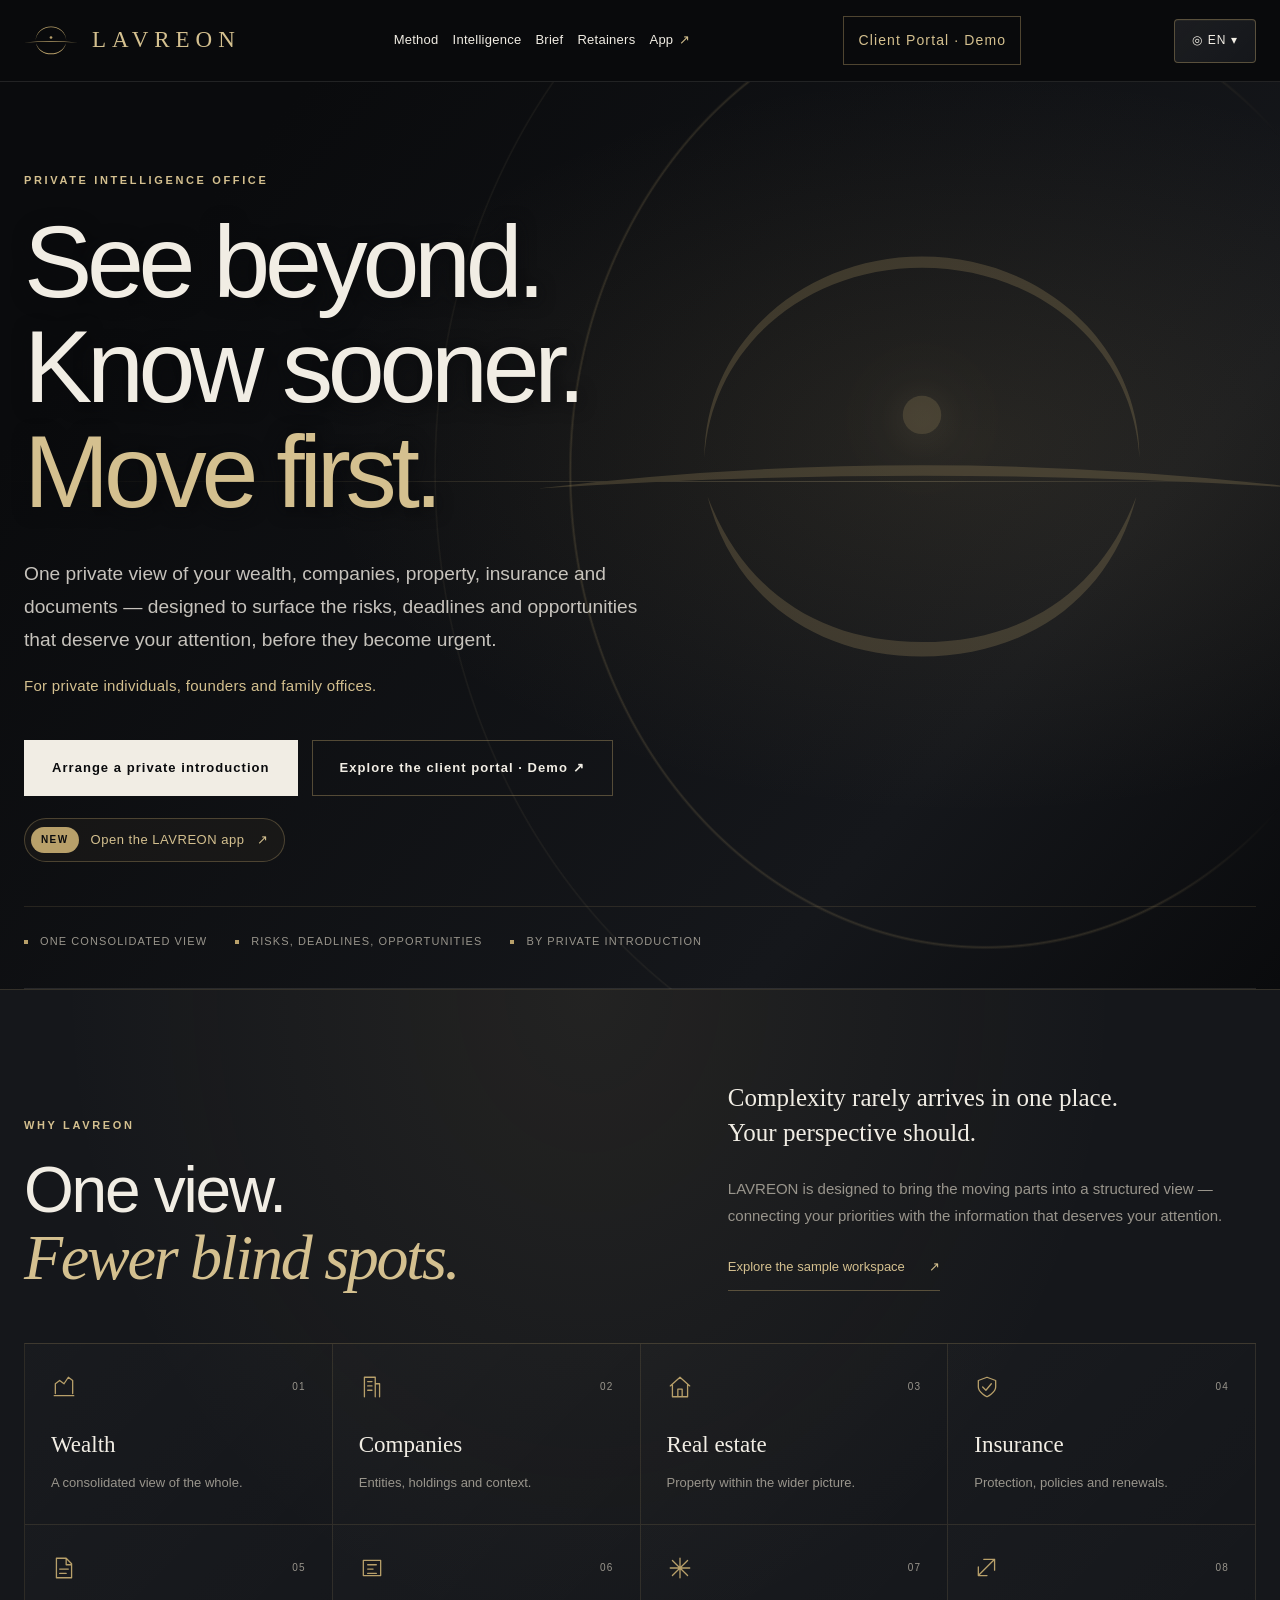
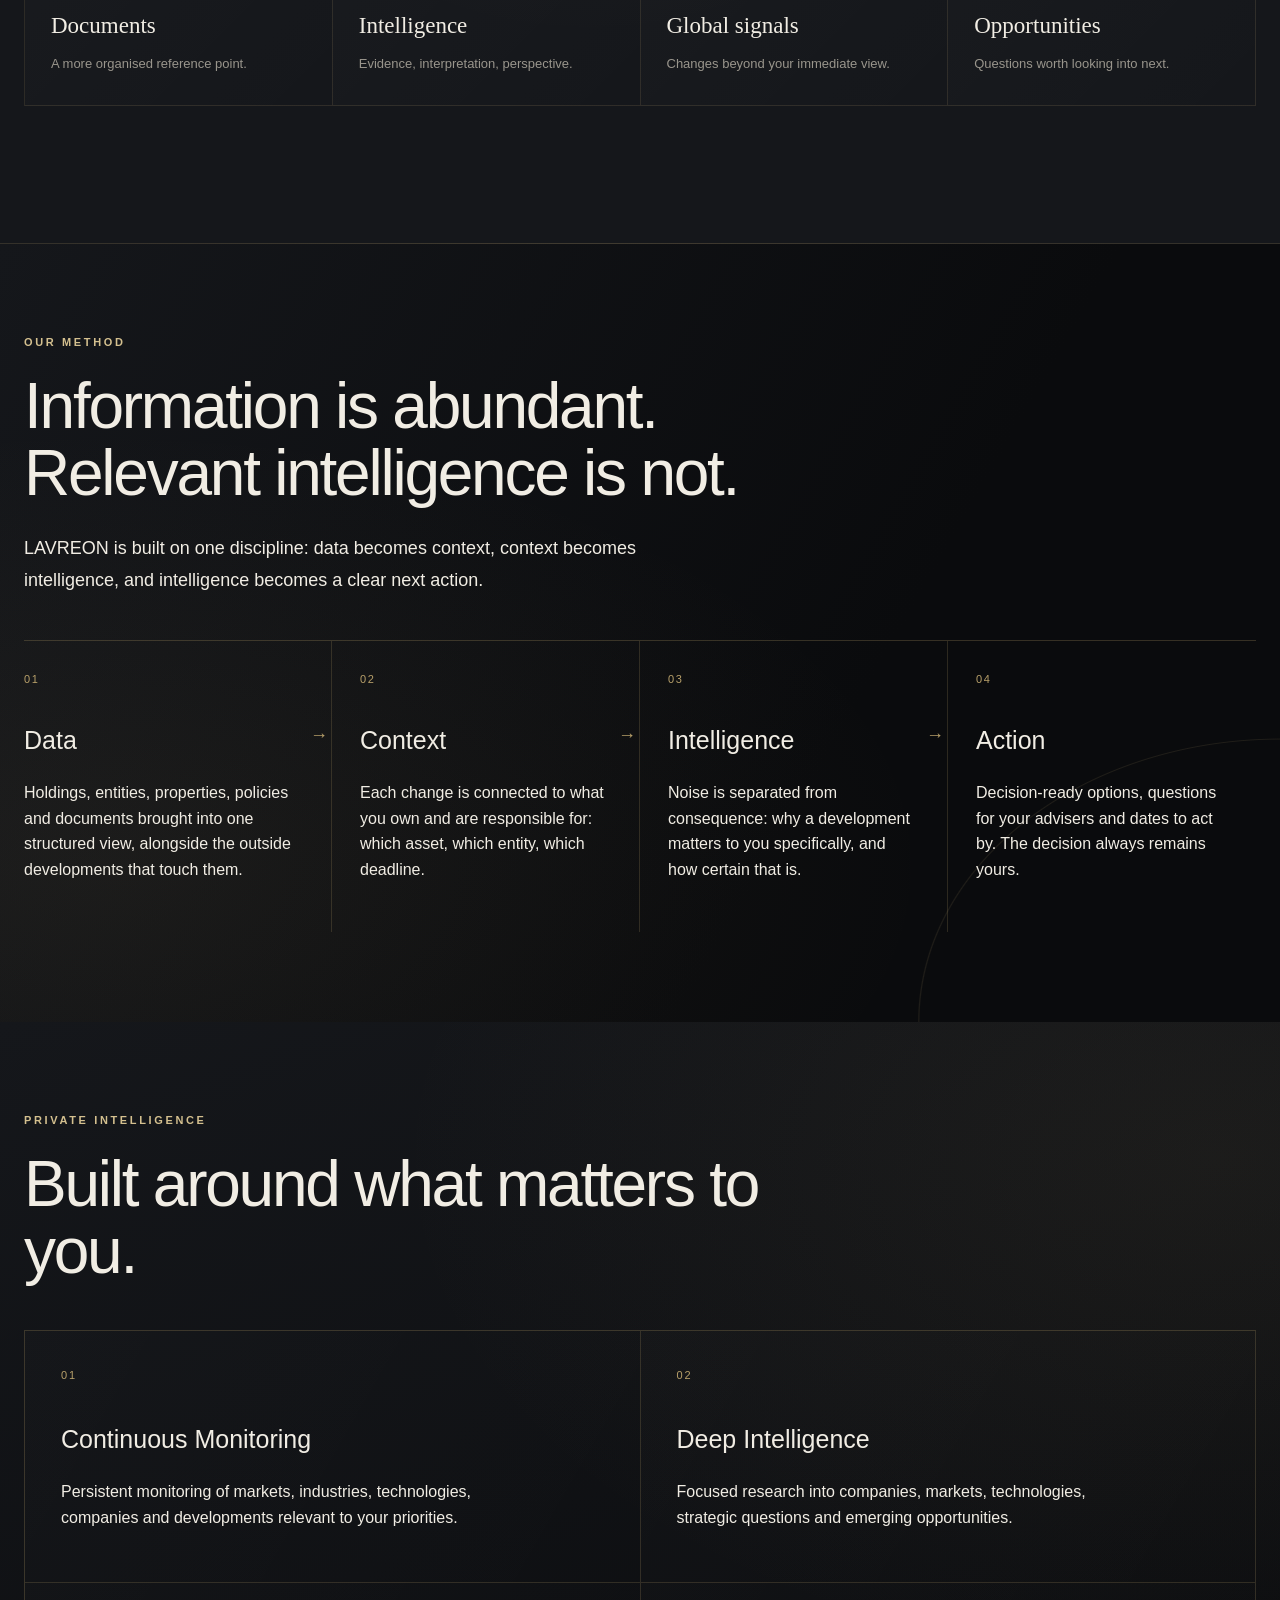
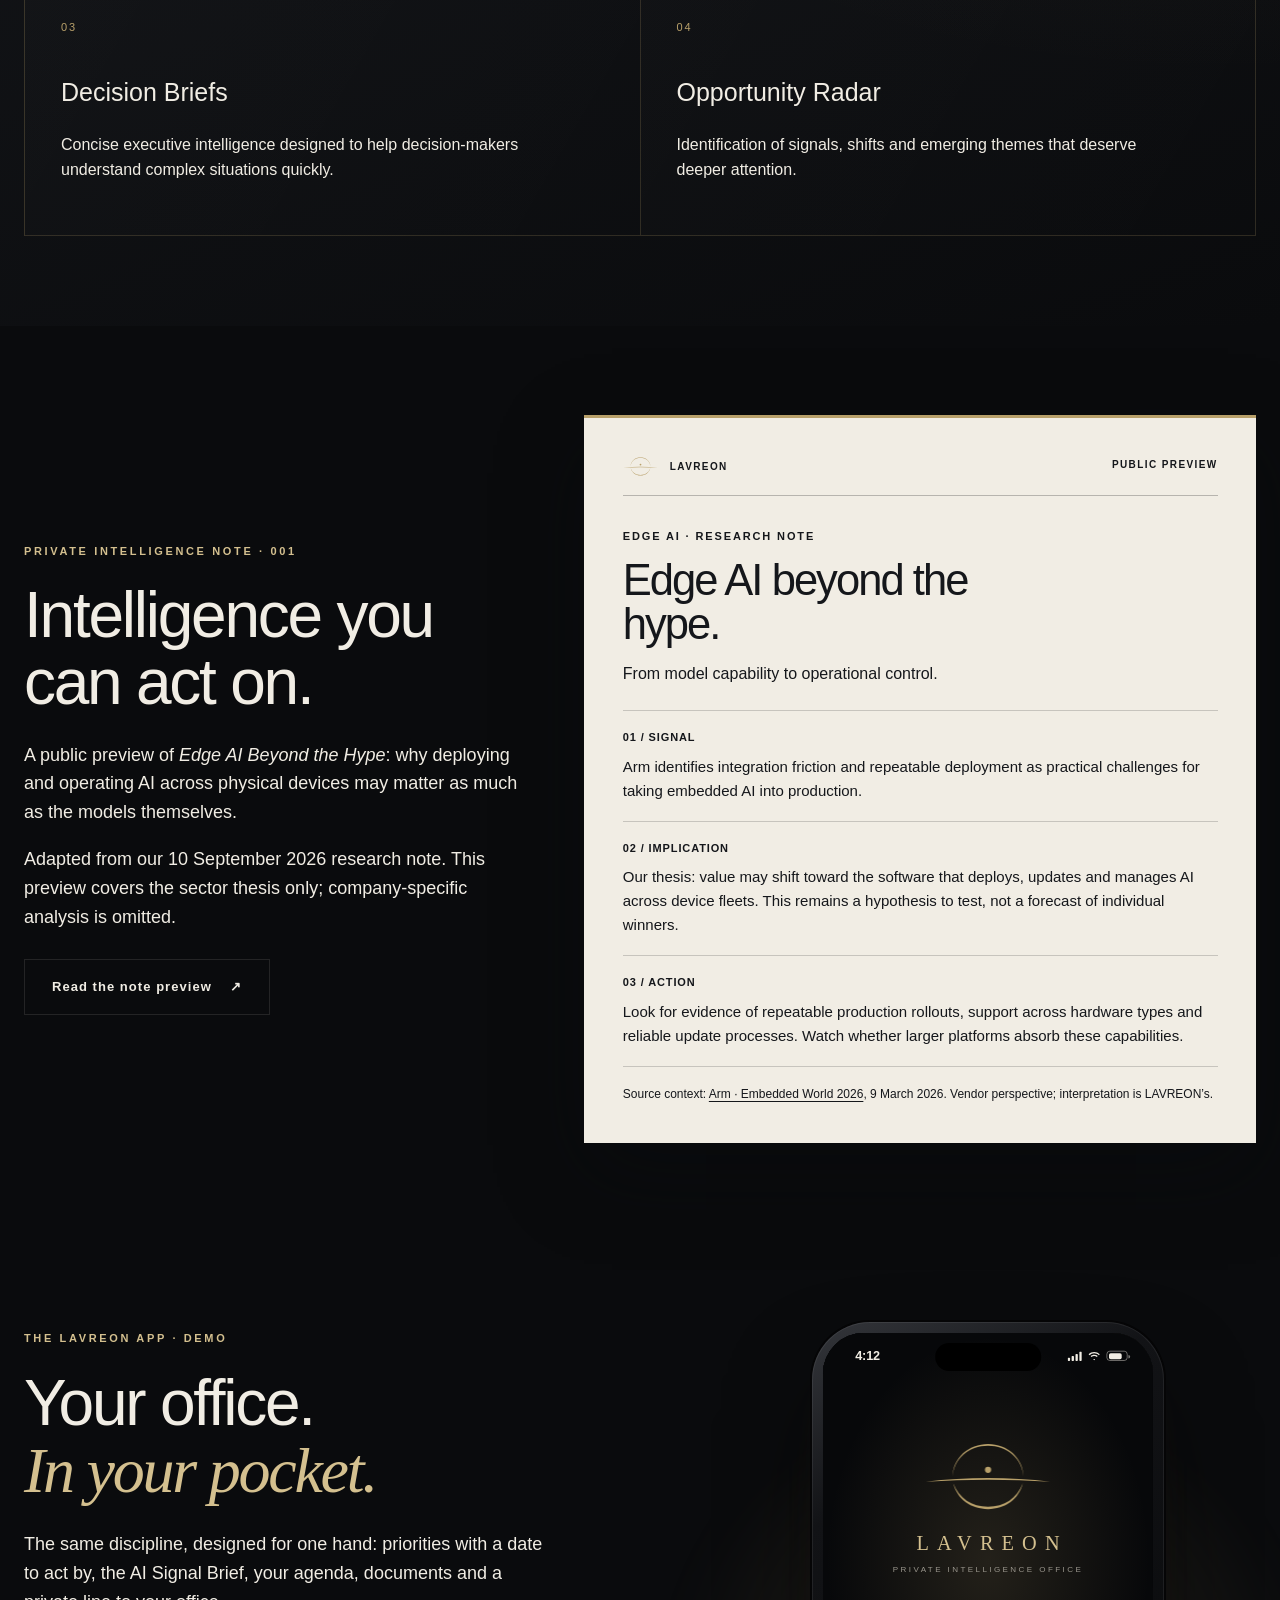
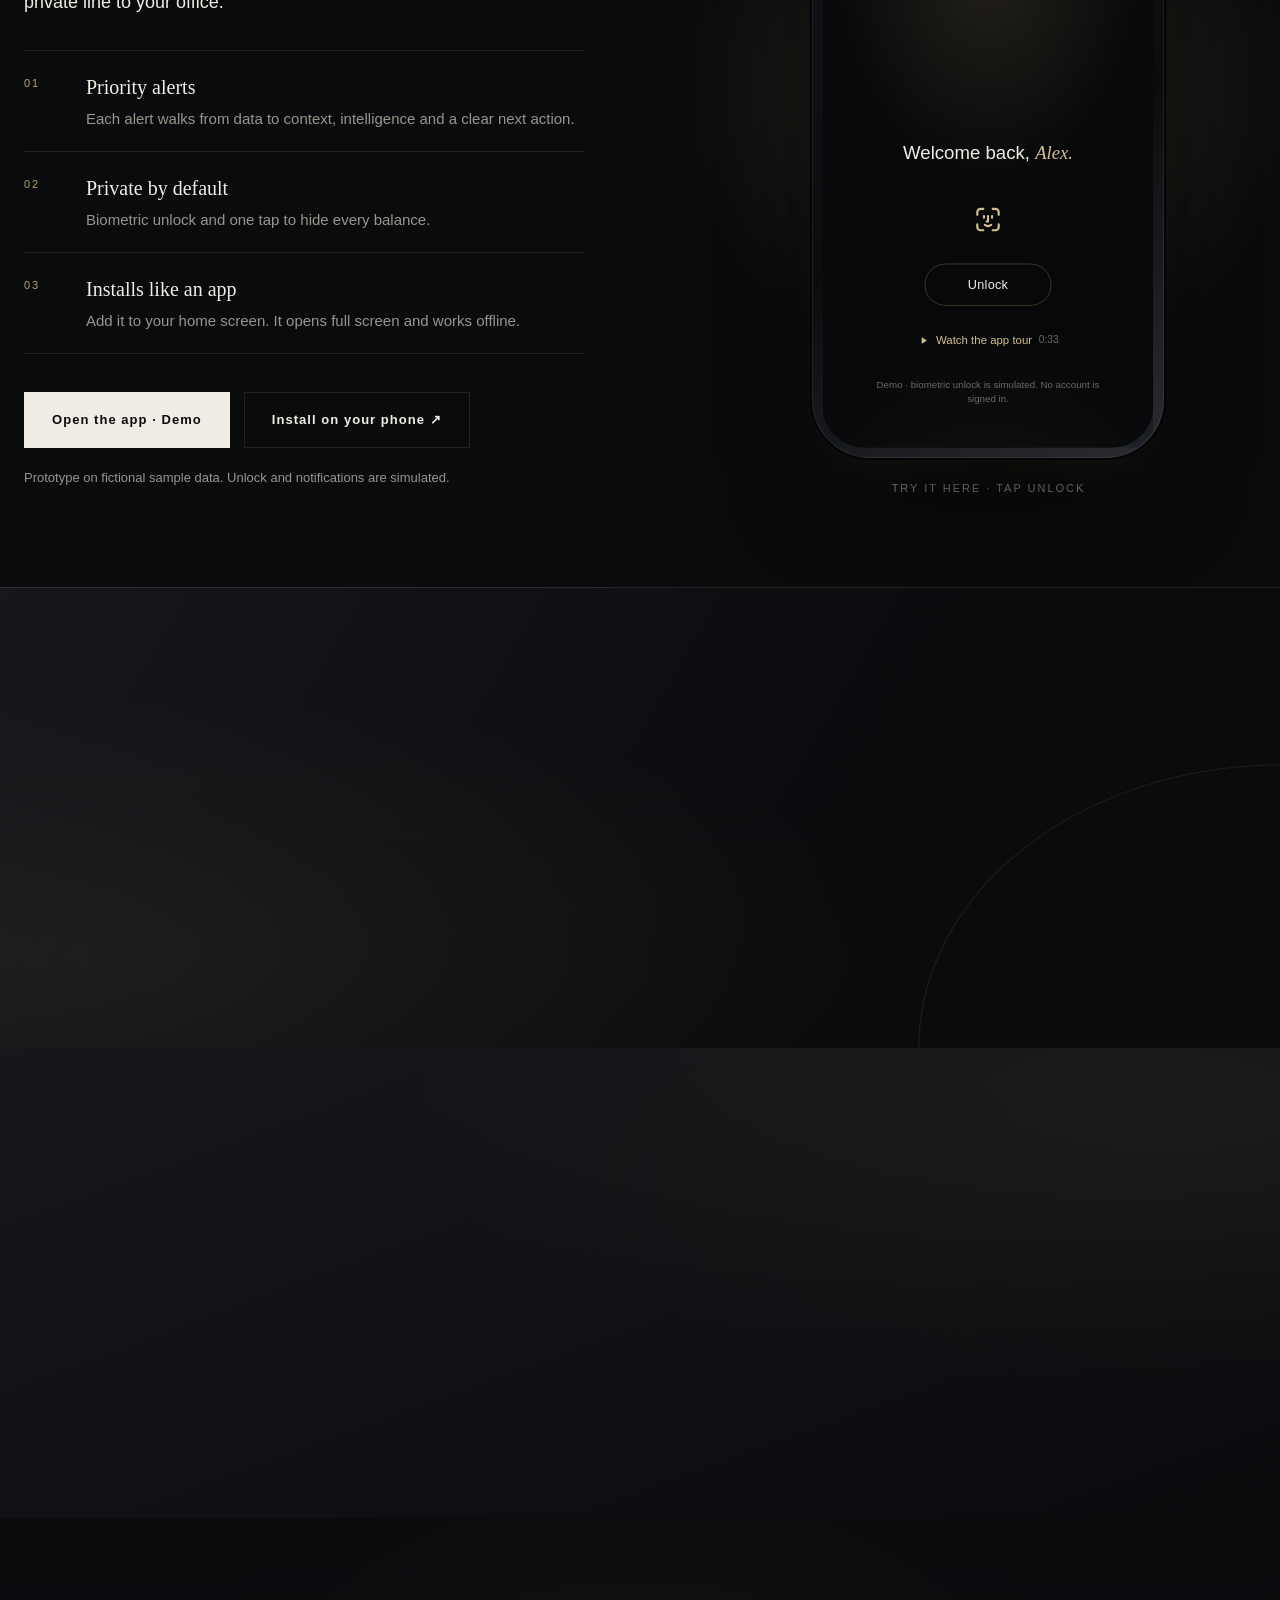
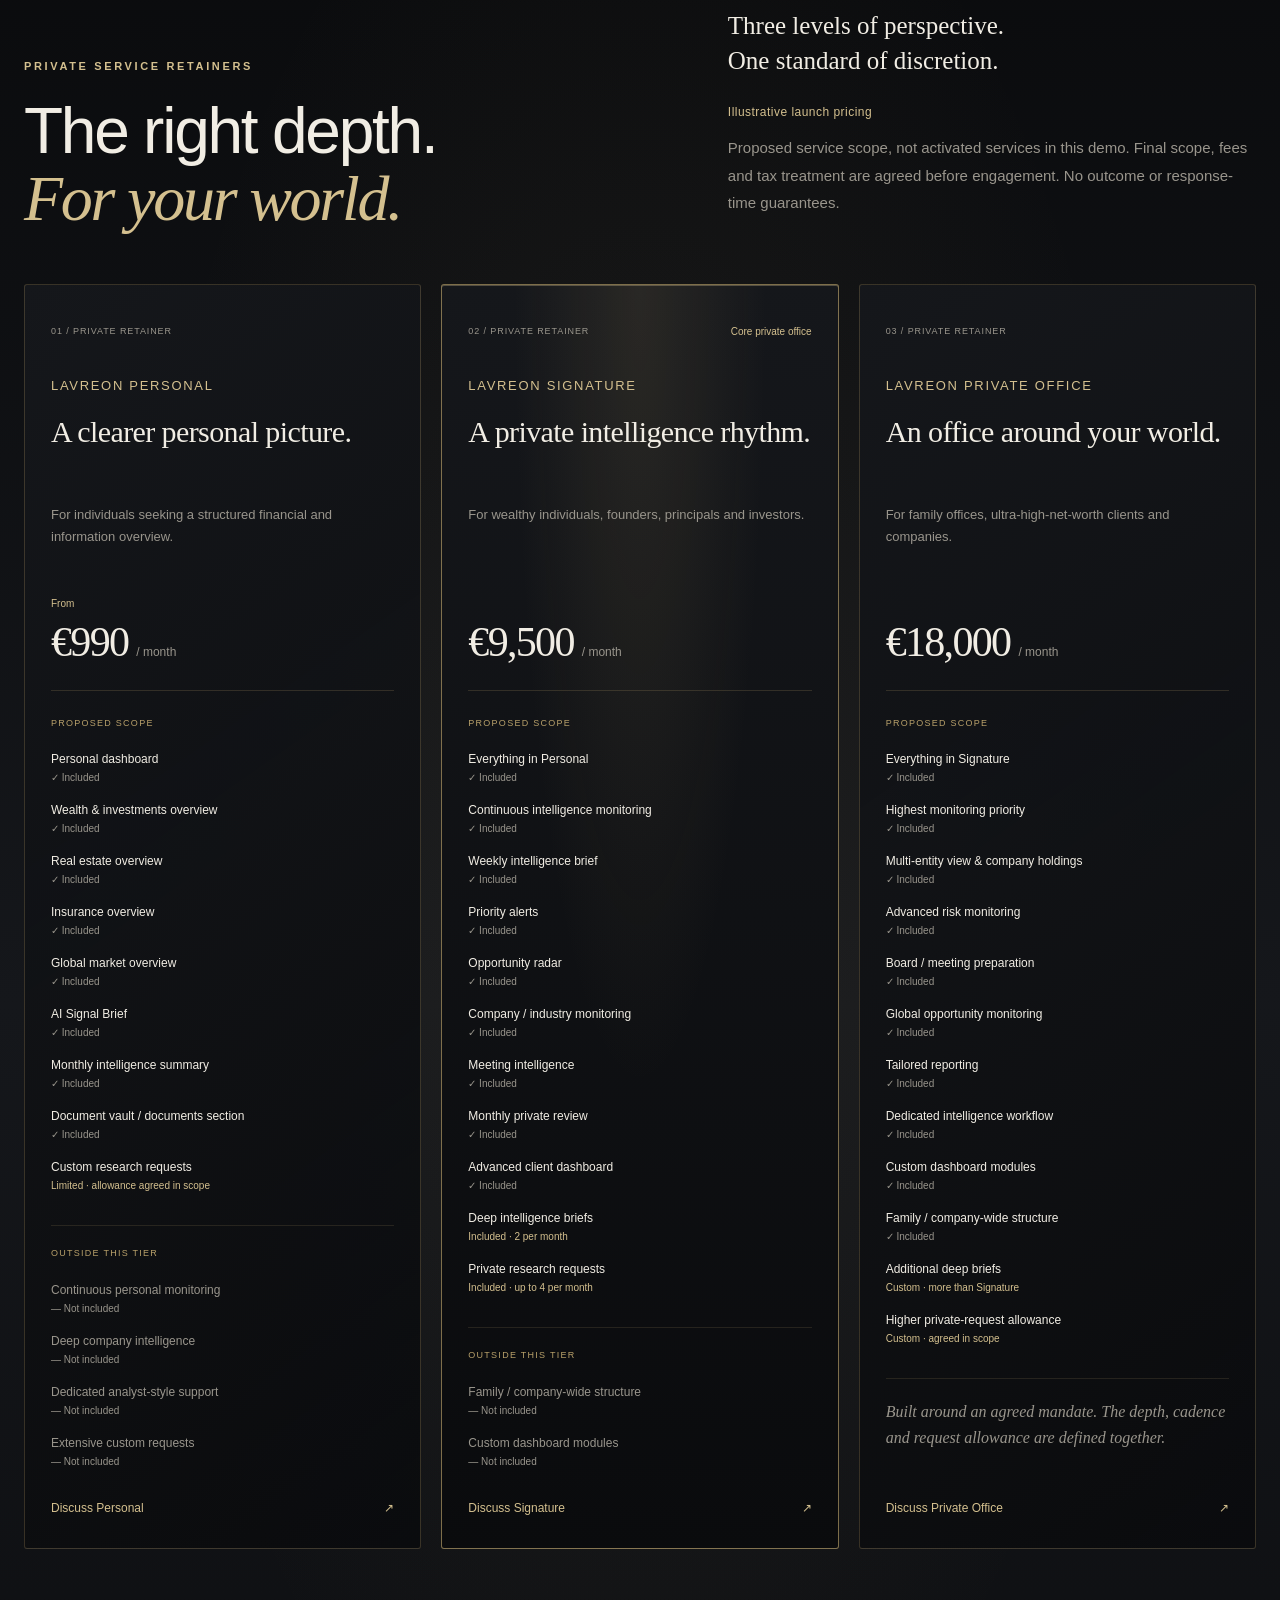
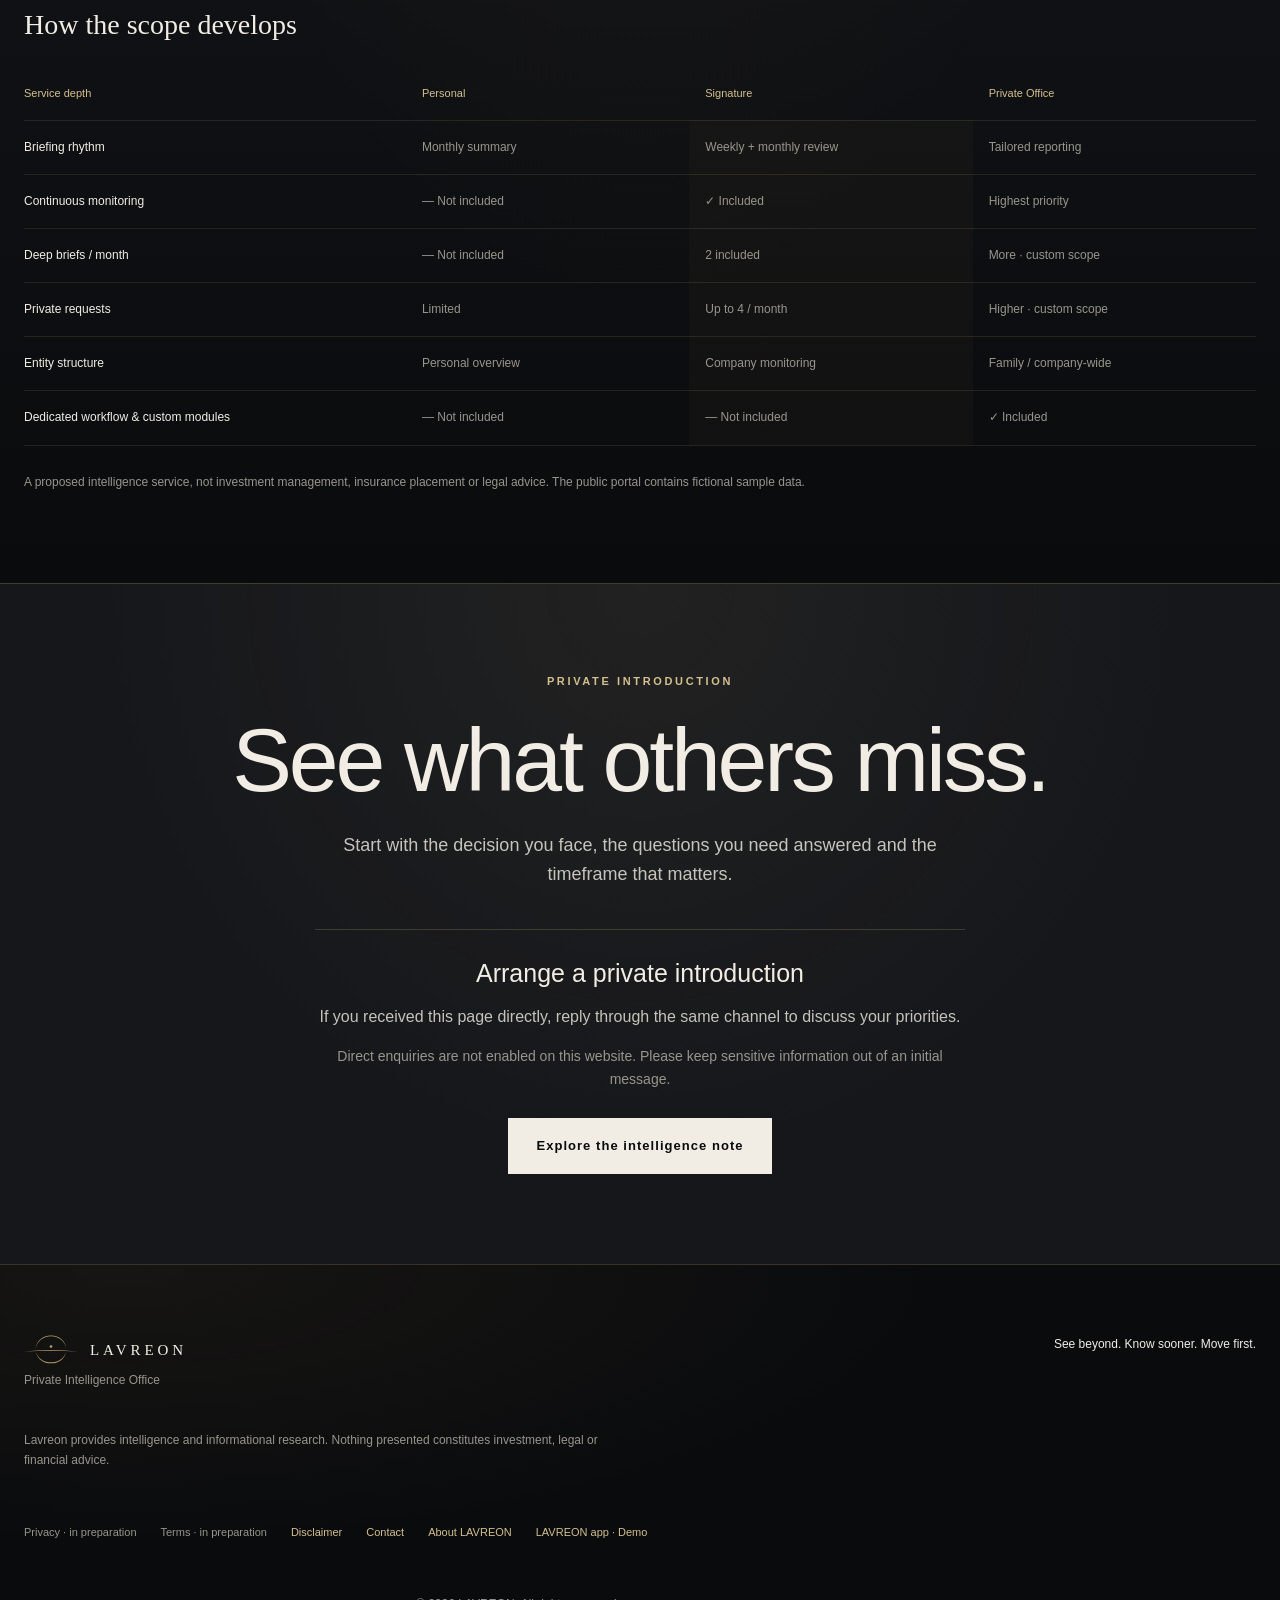
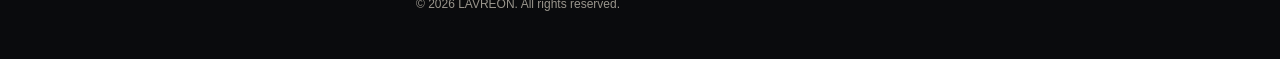
<file: index.html>
<!DOCTYPE html>
<html lang="en">
<head>
  <meta charset="UTF-8">

  <meta name="viewport" content="width=device-width, initial-scale=1.0">

  <meta
    name="description"
    content="LAVREON is a private intelligence office: one discreet view of wealth, companies, property, insurance and documents for private individuals, founders and family offices."
  >

  <title>LAVREON — Private Intelligence Office</title>

  <link rel="icon" href="assets/favicon.svg" type="image/svg+xml">
  <link rel="apple-touch-icon" href="assets/apple-touch-icon.png">
  <meta name="theme-color" content="#0a0b0d">
  <meta property="og:type" content="website">
  <meta property="og:site_name" content="LAVREON">
  <meta property="og:title" content="LAVREON — Private Intelligence Office">
  <meta property="og:description" content="See beyond. Know sooner. Move first. One private view of wealth, companies, property, insurance and documents.">
  <meta property="og:url" content="https://mestarihannes.github.io/lavreon/">
  <meta property="og:image" content="https://mestarihannes.github.io/lavreon/assets/og-lavreon.png">
  <meta property="og:image:width" content="1200">
  <meta property="og:image:height" content="630">
  <meta property="og:image:alt" content="LAVREON — See beyond. Know sooner. Move first.">
  <meta name="twitter:card" content="summary_large_image">

  <script>try{if(sessionStorage.getItem('lavreon-intro-seen'))document.documentElement.classList.add('intro-skip')}catch{}</script>
  <link rel="stylesheet" href="styles.css?v=a11y-2">
<link rel="stylesheet" href="language.css?v=mobile-header-1">
<script src="translations-fi.js?v=app-2" defer></script>
<script src="language.js?v=fi-numbers-1" defer></script>
  <script src="intro.js?v=intro-short-1" defer></script>
  <script src="site.js?v=app-1" defer></script>
<link rel="stylesheet" href="premium.css?v=nav-fit-1">
</head>

<body class="public-site">
  <div class="page-entry" aria-hidden="true"><img class="entry-symbol" src="assets/lavreon-symbol.svg" width="144" height="78" alt=""><span class="entry-wordmark">LAVREON<small>PRIVATE INTELLIGENCE OFFICE</small></span></div>
  <a class="skip-link" href="#main">Skip to content</a>

  <!-- Header -->
  <header class="site-header">
    <a class="brand" href="#top" aria-label="Lavreon home">
      <img class="brand-symbol" src="assets/lavreon-symbol.svg" width="54" height="30" alt=""><span class="brand-wordmark">LAVREON</span>
    </a>

    <button class="nav-toggle" type="button" aria-expanded="false" aria-controls="site-menu">Menu<span class="nav-toggle-icon" aria-hidden="true"></span></button>

    <nav class="navigation" id="site-menu" aria-label="Main navigation">
      <a href="#method">Method</a>
      <a href="#services">Intelligence</a>
      <a href="#brief">Brief</a>
      <a href="#pricing">Retainers</a>
      <a href="app/">App<span class="nav-arrow" aria-hidden="true">↗</span></a>
      <a class="nav-portal" href="dashboard.html">Client Portal · Demo</a>
    </nav>

    <a class="header-cta" href="dashboard.html">
      Client Portal · Demo
    </a>
  </header>


  <main id="main">

    <!-- Hero -->
    <section class="hero" id="top">
      <div class="hero-emblem" aria-hidden="true"><img src="assets/lavreon-symbol.svg" alt="" width="480" height="260"></div>

      <div class="hero-content">

        <p class="eyebrow">
          PRIVATE INTELLIGENCE OFFICE
        </p>

        <h1>
          <span>See beyond.</span>
          <span>Know sooner.</span>
          <span>Move first.</span>
        </h1>

        <p class="hero-description">
          One private view of your wealth, companies, property,
          insurance and documents — designed to surface the risks,
          deadlines and opportunities that deserve your attention,
          before they become urgent.
        </p>

        <p class="hero-audience">
          For private individuals, founders and family offices.
        </p>

        <div class="hero-actions">
          <a class="button button-primary" href="#contact">
            Arrange a private introduction
          </a>

          <a class="button button-secondary" href="dashboard.html">
            Explore the client portal · Demo <span aria-hidden="true">&nbsp;↗</span>
          </a>
        </div>

        <a class="hero-app-link" href="app/"><span class="hero-app-badge">New</span><span>Open the LAVREON app</span><span aria-hidden="true">↗</span></a>

      </div>

      <div class="hero-meta">
        <span>One consolidated view</span>
        <span>Risks, deadlines, opportunities</span>
        <span>By private introduction</span>
      </div>

    </section>



    <section class="section why-section" id="why" aria-labelledby="why-heading">
      <div class="why-intro">
        <div><p class="eyebrow">WHY LAVREON</p><h2 id="why-heading">One view.<br><em>Fewer blind spots.</em></h2></div>
        <div class="why-context"><p>Complexity rarely arrives in one place. Your perspective should.</p><p class="muted-copy">LAVREON is designed to bring the moving parts into a structured view — connecting your priorities with the information that deserves your attention.</p><a class="quiet-link" href="dashboard.html">Explore the sample workspace <span aria-hidden="true">↗</span></a></div>
      </div>
      <div class="world-grid">
        <article class="world-item"><div class="world-item-top"><svg viewBox="0 0 24 24" aria-hidden="true"><path d="M4 18V9l4-3 4 3 4-6 4 3v12M3 20h18"/></svg><span class="world-index">01</span></div><h3>Wealth</h3><p>A consolidated view of the whole.</p></article>
        <article class="world-item"><div class="world-item-top"><svg viewBox="0 0 24 24" aria-hidden="true"><path d="M5 21V3h10v18M15 9h4v12M8 7h4M8 11h4M8 15h4"/></svg><span class="world-index">02</span></div><h3>Companies</h3><p>Entities, holdings and context.</p></article>
        <article class="world-item"><div class="world-item-top"><svg viewBox="0 0 24 24" aria-hidden="true"><path d="M3 11 12 3l9 8M5 10v11h14V10M10 21v-7h4v7"/></svg><span class="world-index">03</span></div><h3>Real estate</h3><p>Property within the wider picture.</p></article>
        <article class="world-item"><div class="world-item-top"><svg viewBox="0 0 24 24" aria-hidden="true"><path d="M12 3 4 6v6c0 5 8 9 8 9s8-4 8-9V6ZM8 12l3 3 5-6"/></svg><span class="world-index">04</span></div><h3>Insurance</h3><p>Protection, policies and renewals.</p></article>
        <article class="world-item"><div class="world-item-top"><svg viewBox="0 0 24 24" aria-hidden="true"><path d="M5 3h9l5 5v13H5ZM14 3v6h5M8 13h8M8 17h6"/></svg><span class="world-index">05</span></div><h3>Documents</h3><p>A more organised reference point.</p></article>
        <article class="world-item"><div class="world-item-top"><svg viewBox="0 0 24 24" aria-hidden="true"><path d="M4 5h16v14H4ZM8 9h8M8 13h5M8 17h8"/></svg><span class="world-index">06</span></div><h3>Intelligence</h3><p>Evidence, interpretation, perspective.</p></article>
        <article class="world-item"><div class="world-item-top"><svg viewBox="0 0 24 24" aria-hidden="true"><path d="M3 12h18M12 3v18M5 5l14 14M5 19 19 5"/></svg><span class="world-index">07</span></div><h3>Global signals</h3><p>Changes beyond your immediate view.</p></article>
        <article class="world-item"><div class="world-item-top"><svg viewBox="0 0 24 24" aria-hidden="true"><path d="M4 19 19 4M9 4h10v10M4 11v8h8"/></svg><span class="world-index">08</span></div><h3>Opportunities</h3><p>Questions worth looking into next.</p></article>
      </div>
      <p class="section-caption">Product vision · Explore the fictional workspace to see the structure in practice.</p>
    </section>

    <!-- Method -->
    <section class="section" id="method">

      <div class="section-heading">
        <p class="eyebrow">OUR METHOD</p>

        <h2>
          Information is abundant.<br>
          Relevant intelligence is not.
        </h2>

        <p>
          LAVREON is built on one discipline: data becomes context,
          context becomes intelligence, and intelligence becomes
          a clear next action.
        </p>
      </div>


      <ol class="method-grid">

        <li class="method-card">
          <span class="number">01</span>

          <h3>Data</h3>

          <p>
            Holdings, entities, properties, policies and documents
            brought into one structured view, alongside the outside
            developments that touch them.
          </p>
        </li>

        <li class="method-card">
          <span class="number">02</span>

          <h3>Context</h3>

          <p>
            Each change is connected to what you own and are
            responsible for: which asset, which entity, which deadline.
          </p>
        </li>

        <li class="method-card">
          <span class="number">03</span>

          <h3>Intelligence</h3>

          <p>
            Noise is separated from consequence: why a development
            matters to you specifically, and how certain that is.
          </p>
        </li>

        <li class="method-card">
          <span class="number">04</span>

          <h3>Action</h3>

          <p>
            Decision-ready options, questions for your advisers and
            dates to act by. The decision always remains yours.
          </p>
        </li>

      </ol>

    </section>


    <!-- Services -->
    <section class="section section-dark" id="services">

      <div class="section-heading">
        <p class="eyebrow">PRIVATE INTELLIGENCE</p>

        <h2>
          Built around what matters to you.
        </h2>
      </div>


      <div class="services-grid">

        <article class="service-card">
          <p class="service-label">01</p>

          <h3>Continuous Monitoring</h3>

          <p>
            Persistent monitoring of markets, industries,
            technologies, companies and developments relevant
            to your priorities.
          </p>
        </article>


        <article class="service-card">
          <p class="service-label">02</p>

          <h3>Deep Intelligence</h3>

          <p>
            Focused research into companies, markets, technologies,
            strategic questions and emerging opportunities.
          </p>
        </article>


        <article class="service-card">
          <p class="service-label">03</p>

          <h3>Decision Briefs</h3>

          <p>
            Concise executive intelligence designed to help
            decision-makers understand complex situations quickly.
          </p>
        </article>


        <article class="service-card">
          <p class="service-label">04</p>

          <h3>Opportunity Radar</h3>

          <p>
            Identification of signals, shifts and emerging themes
            that deserve deeper attention.
          </p>
        </article>

      </div>

    </section>


    <!-- Public adaptation of the existing intelligence note. -->
    <section class="section brief-section" id="brief" aria-labelledby="brief-heading">
      <div class="brief-copy">
        <p class="eyebrow">PRIVATE INTELLIGENCE NOTE · 001</p>
        <h2 id="brief-heading">Intelligence you can act on.</h2>
        <p>A public preview of <em>Edge AI Beyond the Hype</em>:
          why deploying and operating AI across physical devices
          may matter as much as the models themselves.</p>
        <p class="brief-context">Adapted from our <time datetime="2026-09-10">10 September 2026</time>
          research note. This preview covers the sector thesis only;
          company-specific analysis is omitted.</p>
        <a class="button button-secondary" href="#note-preview">Read the note preview <span aria-hidden="true">↗</span></a>
      </div>

      <article class="brief-preview" id="note-preview" aria-labelledby="note-title" tabindex="-1">
        <div class="brief-preview-top">
          <span class="note-brand"><img class="brand-symbol" src="assets/lavreon-symbol.svg" width="54" height="30" alt="">LAVREON</span>
          <span>PUBLIC PREVIEW</span>
        </div>
        <p class="brief-label">EDGE AI · RESEARCH NOTE</p>
        <h3 id="note-title">Edge AI beyond the hype.</h3>
        <p class="note-deck">From model capability to operational control.</p>
        <dl class="note-findings">
          <div>
            <dt>01 / Signal</dt>
            <dd>Arm identifies integration friction and repeatable deployment
              as practical challenges for taking embedded AI into production.</dd>
          </div>
          <div>
            <dt>02 / Implication</dt>
            <dd>Our thesis: value may shift toward the software that deploys,
              updates and manages AI across device fleets. This remains a
              hypothesis to test, not a forecast of individual winners.</dd>
          </div>
          <div>
            <dt>03 / Action</dt>
            <dd>Look for evidence of repeatable production rollouts,
              support across hardware types and reliable update processes.
              Watch whether larger platforms absorb these capabilities.</dd>
          </div>
        </dl>
        <p class="note-source">Source context:
          <a href="https://newsroom.arm.com/blog/arm-embedded-world-2026">Arm · Embedded World 2026</a>,
          9 March 2026. Vendor perspective; interpretation is LAVREON’s.</p>
      </article>
    </section>

    <!-- The LAVREON phone app (installable demo in app/). -->
    <section class="section app-section" id="app" aria-labelledby="app-heading">
      <div class="app-copy">
        <p class="eyebrow">THE LAVREON APP · DEMO</p>
        <h2 id="app-heading">Your office.<br><em>In your pocket.</em></h2>
        <p class="app-lede">The same discipline, designed for one hand: priorities with a date to act by, the AI Signal Brief, your agenda, documents and a private line to your office.</p>
        <ol class="app-features">
          <li><span class="app-feature-number">01</span><div><strong>Priority alerts</strong><p>Each alert walks from data to context, intelligence and a clear next action.</p></div></li>
          <li><span class="app-feature-number">02</span><div><strong>Private by default</strong><p>Biometric unlock and one tap to hide every balance.</p></div></li>
          <li><span class="app-feature-number">03</span><div><strong>Installs like an app</strong><p>Add it to your home screen. It opens full screen and works offline.</p></div></li>
        </ol>
        <div class="app-actions">
          <a class="button button-primary" href="app/">Open the app · Demo</a>
          <a class="button button-secondary" href="app/?install=1">Install on your phone <span aria-hidden="true">&nbsp;↗</span></a>
        </div>
        <p class="app-caption">Prototype on fictional sample data. Unlock and notifications are simulated.</p>
      </div>
      <div class="app-showcase">
        <div class="app-glow" aria-hidden="true"></div>
        <div class="app-phone">
          <iframe src="app/?embed=1" title="LAVREON app preview. Tap Unlock to try it." loading="lazy"></iframe>
        </div>
        <p class="app-try" aria-hidden="true">Try it here · tap Unlock</p>
      </div>
    </section>

    <!-- Who we serve -->
    <section class="section" id="about">

      <div class="section-heading">
        <p class="eyebrow">DESIGNED FOR</p>

        <h2>
          Intelligence for consequential decisions.
        </h2>

        <p>
          LAVREON is designed for founders, principals,
          investors and family offices operating across complex,
          fast-moving environments.
        </p>
      </div>

    </section>


    <section class="section section-dark principles-section" id="principles" aria-labelledby="principles-heading">
      <div class="section-heading">
        <p class="eyebrow">OUR PRINCIPLES</p>
        <h2 id="principles-heading">Clarity. Evidence. Discretion.</h2>
      </div>
      <div class="principles-grid">
        <article>
          <h3>Independent research</h3>
          <p>Start with the question. Examine competing explanations
            and make room for evidence that challenges the initial view.</p>
        </article>
        <article>
          <h3>Source-backed intelligence</h3>
          <p>Make the evidence traceable. Distinguish reported facts
            from interpretation, and state uncertainty where it matters.</p>
        </article>
        <article>
          <h3>Confidential by design</h3>
          <p>Keep initial discussions high-level. Agree the scope and
            information-handling arrangements before sensitive material is shared.</p>
        </article>
      </div>
    </section>


    <section class="section pricing-section" id="pricing" aria-labelledby="pricing-heading">
      <div class="pricing-intro"><div><p class="eyebrow">PRIVATE SERVICE RETAINERS</p><h2 id="pricing-heading">The right depth.<br><em>For your world.</em></h2></div><div><p>Three levels of perspective.<br>One standard of discretion.</p><p class="pricing-notice">Illustrative launch pricing</p><p class="muted-copy">Proposed service scope, not activated services in this demo. Final scope, fees and tax treatment are agreed before engagement. No outcome or response-time guarantees.</p></div></div>
      <div class="pricing-grid">
        <article class="pricing-card " aria-labelledby="tier-personal">
          <div class="retainer-label"><span>01 / PRIVATE RETAINER</span></div>
          <h3 id="tier-personal">LAVREON PERSONAL</h3><p class="tier-tag">A clearer personal picture.</p><p class="tier-audience">For individuals seeking a structured financial and information overview.</p>
          <p class="tier-price"><span class="price-prefix">From</span><strong>€990</strong><span>/ month</span></p>
          <details class="tier-scope" open><summary class="scope-heading">PROPOSED SCOPE</summary><ul class="tier-features"><li class="scope-included"><span>Personal dashboard</span><small>✓ Included</small></li><li class="scope-included"><span>Wealth & investments overview</span><small>✓ Included</small></li><li class="scope-included"><span>Real estate overview</span><small>✓ Included</small></li><li class="scope-included"><span>Insurance overview</span><small>✓ Included</small></li><li class="scope-included"><span>Global market overview</span><small>✓ Included</small></li><li class="scope-included"><span>AI Signal Brief</span><small>✓ Included</small></li><li class="scope-included"><span>Monthly intelligence summary</span><small>✓ Included</small></li><li class="scope-included"><span>Document vault / documents section</span><small>✓ Included</small></li><li class="scope-limited"><span>Custom research requests</span><small>Limited · allowance agreed in scope</small></li></ul>
          <div class="tier-exclusions"><p class="scope-heading">OUTSIDE THIS TIER</p><ul><li class="scope-excluded"><span>Continuous personal monitoring</span><small>— Not included</small></li><li class="scope-excluded"><span>Deep company intelligence</span><small>— Not included</small></li><li class="scope-excluded"><span>Dedicated analyst-style support</span><small>— Not included</small></li><li class="scope-excluded"><span>Extensive custom requests</span><small>— Not included</small></li></ul></div></details>
          <a class="retainer-action" href="#contact">Discuss Personal <span aria-hidden="true">↗</span></a>
        </article>
        <article class="pricing-card pricing-core" aria-labelledby="tier-signature">
          <div class="retainer-label"><span>02 / PRIVATE RETAINER</span><span class="core-label">Core private office</span></div>
          <h3 id="tier-signature">LAVREON SIGNATURE</h3><p class="tier-tag">A private intelligence rhythm.</p><p class="tier-audience">For wealthy individuals, founders, principals and investors.</p>
          <p class="tier-price"><strong>€9,500</strong><span>/ month</span></p>
          <details class="tier-scope" open><summary class="scope-heading">PROPOSED SCOPE</summary><ul class="tier-features"><li class="scope-included"><span>Everything in Personal</span><small>✓ Included</small></li><li class="scope-included"><span>Continuous intelligence monitoring</span><small>✓ Included</small></li><li class="scope-included"><span>Weekly intelligence brief</span><small>✓ Included</small></li><li class="scope-included"><span>Priority alerts</span><small>✓ Included</small></li><li class="scope-included"><span>Opportunity radar</span><small>✓ Included</small></li><li class="scope-included"><span>Company / industry monitoring</span><small>✓ Included</small></li><li class="scope-included"><span>Meeting intelligence</span><small>✓ Included</small></li><li class="scope-included"><span>Monthly private review</span><small>✓ Included</small></li><li class="scope-included"><span>Advanced client dashboard</span><small>✓ Included</small></li><li class="scope-limited"><span>Deep intelligence briefs</span><small>Included · 2 per month</small></li><li class="scope-limited"><span>Private research requests</span><small>Included · up to 4 per month</small></li></ul>
          <div class="tier-exclusions"><p class="scope-heading">OUTSIDE THIS TIER</p><ul><li class="scope-excluded"><span>Family / company-wide structure</span><small>— Not included</small></li><li class="scope-excluded"><span>Custom dashboard modules</span><small>— Not included</small></li></ul></div></details>
          <a class="retainer-action" href="#contact">Discuss Signature <span aria-hidden="true">↗</span></a>
        </article>
        <article class="pricing-card " aria-labelledby="tier-private-office">
          <div class="retainer-label"><span>03 / PRIVATE RETAINER</span></div>
          <h3 id="tier-private-office">LAVREON PRIVATE OFFICE</h3><p class="tier-tag">An office around your world.</p><p class="tier-audience">For family offices, ultra-high-net-worth clients and companies.</p>
          <p class="tier-price"><strong>€18,000</strong><span>/ month</span></p>
          <details class="tier-scope" open><summary class="scope-heading">PROPOSED SCOPE</summary><ul class="tier-features"><li class="scope-included"><span>Everything in Signature</span><small>✓ Included</small></li><li class="scope-included"><span>Highest monitoring priority</span><small>✓ Included</small></li><li class="scope-included"><span>Multi-entity view & company holdings</span><small>✓ Included</small></li><li class="scope-included"><span>Advanced risk monitoring</span><small>✓ Included</small></li><li class="scope-included"><span>Board / meeting preparation</span><small>✓ Included</small></li><li class="scope-included"><span>Global opportunity monitoring</span><small>✓ Included</small></li><li class="scope-included"><span>Tailored reporting</span><small>✓ Included</small></li><li class="scope-included"><span>Dedicated intelligence workflow</span><small>✓ Included</small></li><li class="scope-included"><span>Custom dashboard modules</span><small>✓ Included</small></li><li class="scope-included"><span>Family / company-wide structure</span><small>✓ Included</small></li><li class="scope-limited"><span>Additional deep briefs</span><small>Custom · more than Signature</small></li><li class="scope-limited"><span>Higher private-request allowance</span><small>Custom · agreed in scope</small></li></ul></details>
          <p class="bespoke-note">Built around an agreed mandate. The depth, cadence and request allowance are defined together.</p>
          <a class="retainer-action" href="#contact">Discuss Private Office <span aria-hidden="true">↗</span></a>
        </article>
      </div>
      <div class="comparison-wrap" tabindex="0" role="region" aria-label="Compare proposed retainers">
        <table class="retainer-comparison"><caption>How the scope develops</caption><thead><tr><th scope="col">Service depth</th><th scope="col">Personal</th><th scope="col">Signature</th><th scope="col">Private Office</th></tr></thead><tbody>
          <tr><th scope="row">Briefing rhythm</th><td data-tier="Personal">Monthly summary</td><td data-tier="Signature">Weekly + monthly review</td><td data-tier="Private Office">Tailored reporting</td></tr>
          <tr><th scope="row">Continuous monitoring</th><td data-tier="Personal">— Not included</td><td data-tier="Signature">✓ Included</td><td data-tier="Private Office">Highest priority</td></tr>
          <tr><th scope="row">Deep briefs / month</th><td data-tier="Personal">— Not included</td><td data-tier="Signature">2 included</td><td data-tier="Private Office">More · custom scope</td></tr>
          <tr><th scope="row">Private requests</th><td data-tier="Personal">Limited</td><td data-tier="Signature">Up to 4 / month</td><td data-tier="Private Office">Higher · custom scope</td></tr>
          <tr><th scope="row">Entity structure</th><td data-tier="Personal">Personal overview</td><td data-tier="Signature">Company monitoring</td><td data-tier="Private Office">Family / company-wide</td></tr>
          <tr><th scope="row">Dedicated workflow & custom modules</th><td data-tier="Personal">— Not included</td><td data-tier="Signature">— Not included</td><td data-tier="Private Office">✓ Included</td></tr>
        </tbody></table>
      </div>
      <p class="section-caption">A proposed intelligence service, not investment management, insurance placement or legal advice. The public portal contains fictional sample data.</p>
    </section>

    <!-- CTA -->
    <section class="contact-section" id="contact">

      <p class="eyebrow">
        PRIVATE INTRODUCTION
      </p>

      <h2>
        See what others miss.
      </h2>

      <p>
        Start with the decision you face, the questions you need answered
        and the timeframe that matters.
      </p>

      <div class="contact-guidance">
        <h3>Arrange a private introduction</h3>
        <p>If you received this page directly, reply through the same
          channel to discuss your priorities.</p>
        <p class="contact-status">Direct enquiries are not enabled on this website.
          Please keep sensitive information out of an initial message.</p>
        <a class="button button-primary" href="#brief">Explore the intelligence note</a>
      </div>

    </section>

  </main>


  <!-- Footer -->
  <footer class="site-footer">

    <div>
      <span class="footer-brand"><img class="brand-symbol" src="assets/lavreon-symbol.svg" width="54" height="30" alt=""><strong>LAVREON</strong></span>
      <p>Private Intelligence Office</p>
    </div>

    <div class="footer-tagline">
      See beyond. Know sooner. Move first.
    </div>

    <p class="disclaimer" id="disclaimer">
      Lavreon provides intelligence and informational research.
      Nothing presented constitutes investment, legal or financial advice.
    </p>

    <div class="footer-trust" aria-label="Website information"><span aria-disabled="true">Privacy · in preparation</span><span aria-disabled="true">Terms · in preparation</span><a href="#disclaimer">Disclaimer</a><a href="#contact">Contact</a><a href="#about">About LAVREON</a><a href="app/">LAVREON app · Demo</a></div>
    <p class="copyright">
      © 2026 LAVREON. All rights reserved.
    </p>

  </footer>

</body>
</html>
</file>
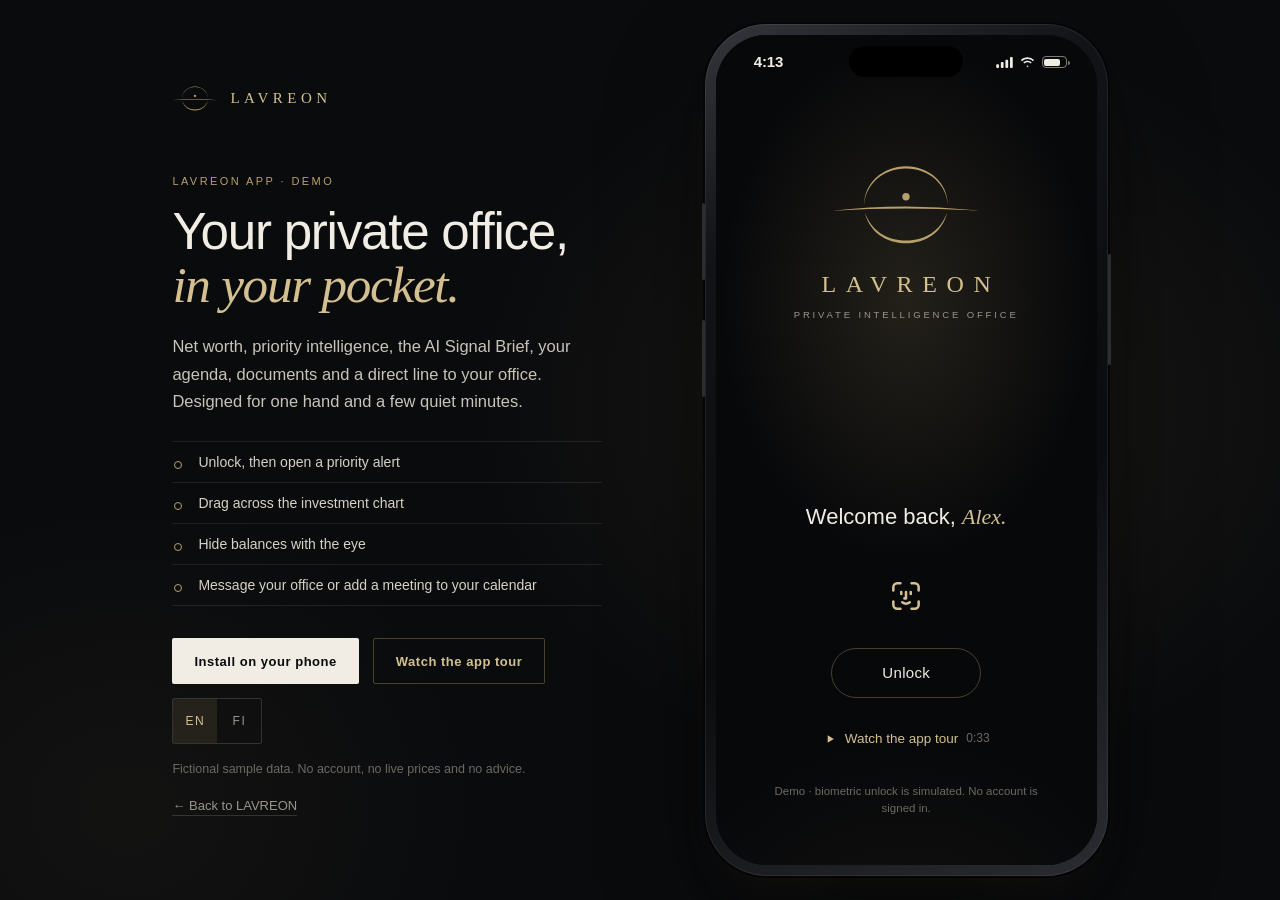
<file: app/index.html>
<!doctype html>
<html lang="en">
<head>
<meta charset="utf-8">
<meta name="viewport" content="width=device-width, initial-scale=1, viewport-fit=cover">
<title>LAVREON — Private Office App · Demo</title>
<meta name="description" content="The LAVREON app demo: your private office in your pocket. Net worth, priority intelligence, AI Signal Brief, agenda, documents and messages on fictional sample data.">
<meta name="robots" content="noindex">
<meta name="theme-color" content="#0a0b0d">
<meta name="color-scheme" content="dark">
<meta name="apple-mobile-web-app-capable" content="yes">
<meta name="mobile-web-app-capable" content="yes">
<meta name="apple-mobile-web-app-status-bar-style" content="black-translucent">
<meta name="apple-mobile-web-app-title" content="LAVREON">
<link rel="manifest" href="manifest.webmanifest">
<link rel="icon" href="../assets/favicon.svg" type="image/svg+xml">
<link rel="apple-touch-icon" href="icons/apple-touch-icon.png">
<script>
  // Presentation mode: "native" fills a phone or the installed app, "device" draws a phone on wide screens,
  // "embed" fills the phone frame on the public website.
  (() => {
    const html = document.documentElement;
    const query = new URLSearchParams(location.search);
    const standalone = matchMedia('(display-mode: standalone)').matches || navigator.standalone === true || query.has('pwa');
    if (standalone) html.classList.add('is-standalone');
    const wide = matchMedia('(min-width: 760px) and (min-height: 620px)');
    const set = () => {
      const mode = query.has('embed') ? 'embed' : standalone ? 'native' : wide.matches ? 'device' : 'native';
      html.classList.remove('mode-embed', 'mode-native', 'mode-device');
      html.classList.add(`mode-${mode}`);
    };
    set();
    wide.addEventListener('change', set);
  })();
</script>
<link rel="stylesheet" href="app.css?v=tour-1">
<script src="../translations-fi.js?v=engagement-1" defer></script>
<script src="i18n.js?v=tour-1" defer></script>
<script src="data.js?v=tour-1" defer></script>
<script src="app.js?v=tour-1" defer></script>
</head>
<body>
<div class="stage">
  <aside class="stage-intro">
    <a class="stage-brand" href="../index.html"><img src="../assets/lavreon-symbol.svg" alt="" width="46" height="25"><span>LAVREON</span></a>
    <p class="stage-eyebrow" data-t="LAVREON APP · DEMO">LAVREON APP · DEMO</p>
    <h1 class="stage-title"><span data-t="Your private office,">Your private office,</span><br><em data-t="in your pocket.">in your pocket.</em></h1>
    <p class="stage-copy" data-t="Net worth, priority intelligence, the AI Signal Brief, your agenda, documents and a direct line to your office. Designed for one hand and a few quiet minutes.">Net worth, priority intelligence, the AI Signal Brief, your agenda, documents and a direct line to your office. Designed for one hand and a few quiet minutes.</p>
    <ul class="stage-list">
      <li data-t="Unlock, then open a priority alert">Unlock, then open a priority alert</li>
      <li data-t="Drag across the investment chart">Drag across the investment chart</li>
      <li data-t="Hide balances with the eye">Hide balances with the eye</li>
      <li data-t="Message your office or add a meeting to your calendar">Message your office or add a meeting to your calendar</li>
    </ul>
    <div class="stage-actions">
      <button type="button" class="stage-button" data-open-install data-t="Install on your phone">Install on your phone</button>
      <button type="button" class="stage-button stage-button-ghost" data-act="tour" data-t="Watch the app tour">Watch the app tour</button>
      <div class="stage-lang" data-lang-switch role="group" aria-label="Language"><button type="button" data-lang="en" lang="en" aria-pressed="true">EN</button><button type="button" data-lang="fi" lang="fi" aria-pressed="false">FI</button></div>
    </div>
    <p class="stage-note" data-t="Fictional sample data. No account, no live prices and no advice.">Fictional sample data. No account, no live prices and no advice.</p>
    <a class="stage-back" href="../index.html" data-t="← Back to LAVREON">← Back to LAVREON</a>
  </aside>
  <div class="device">
    <div class="device-screen">
      <div id="app" class="app"><noscript><p class="noscript">LAVREON needs JavaScript to run. All content is fictional sample data.</p></noscript></div>
    </div>
  </div>
</div>
</body>
</html>
</file>
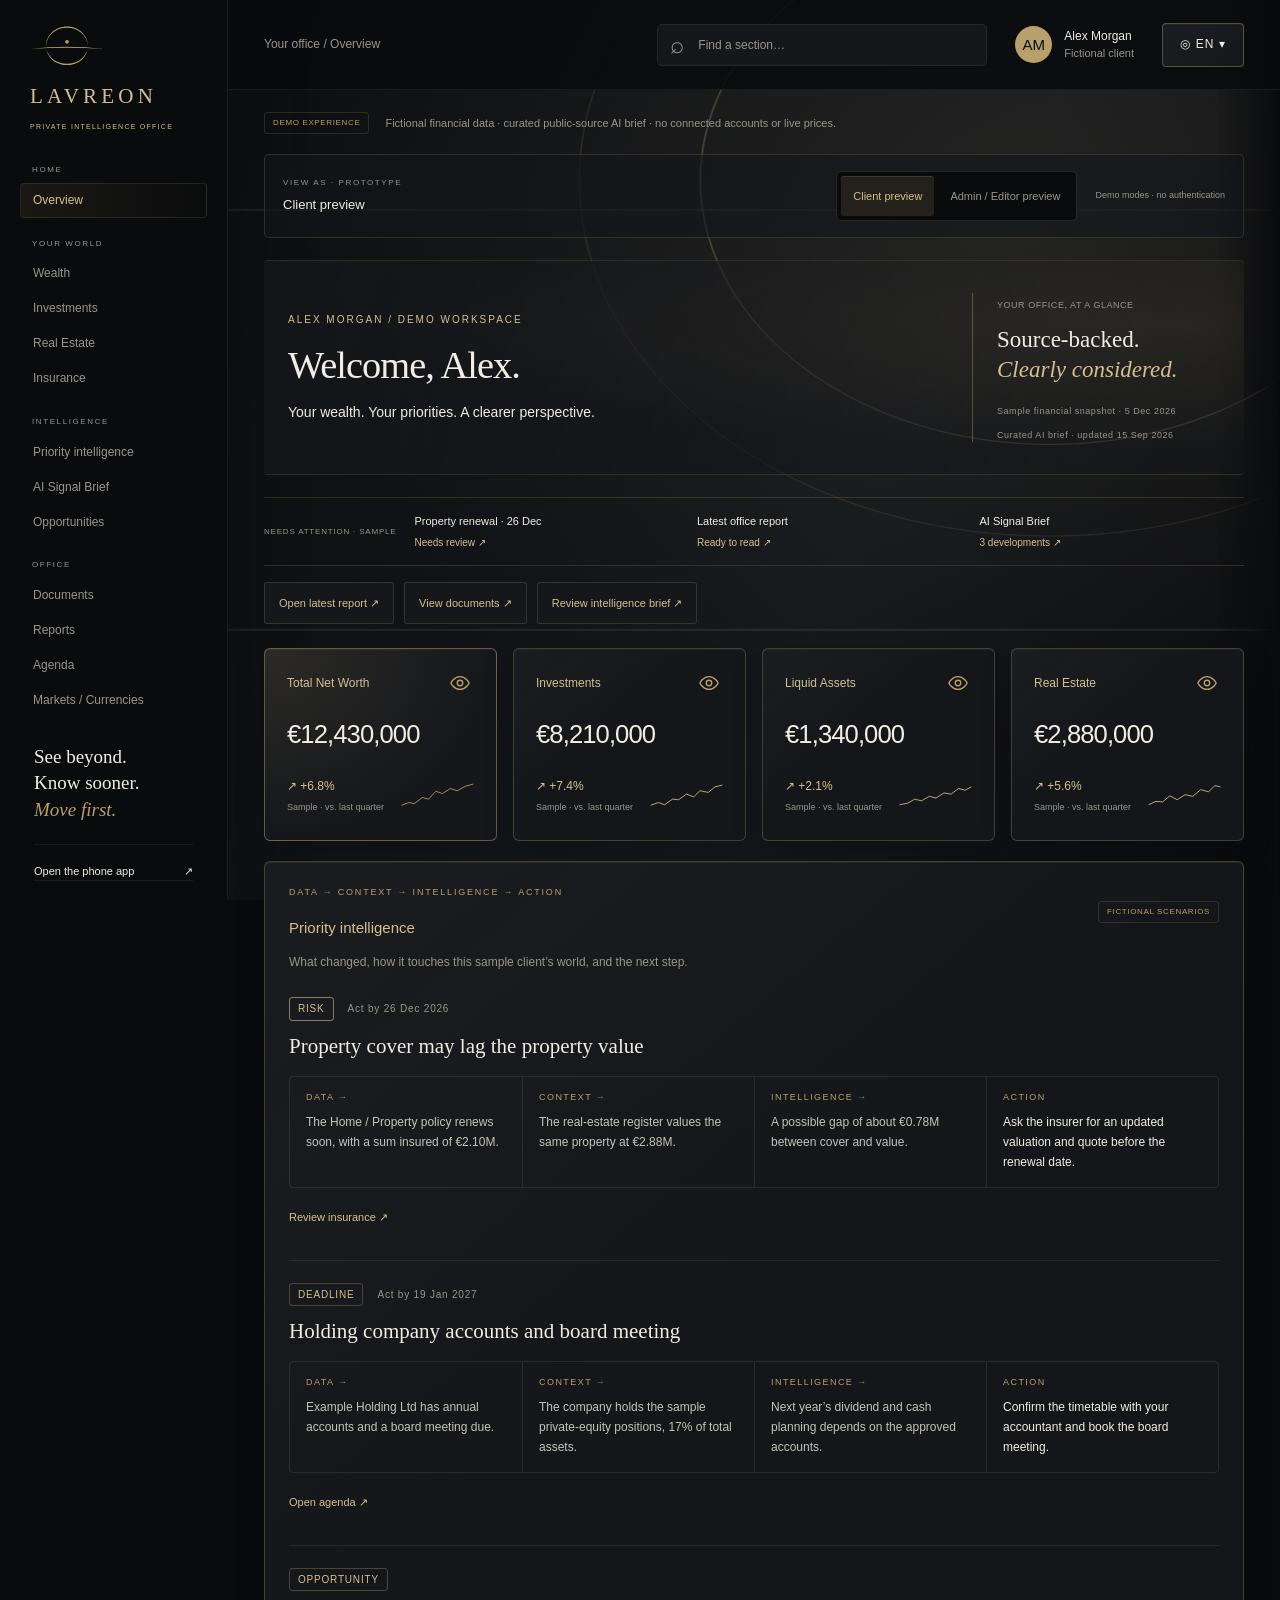
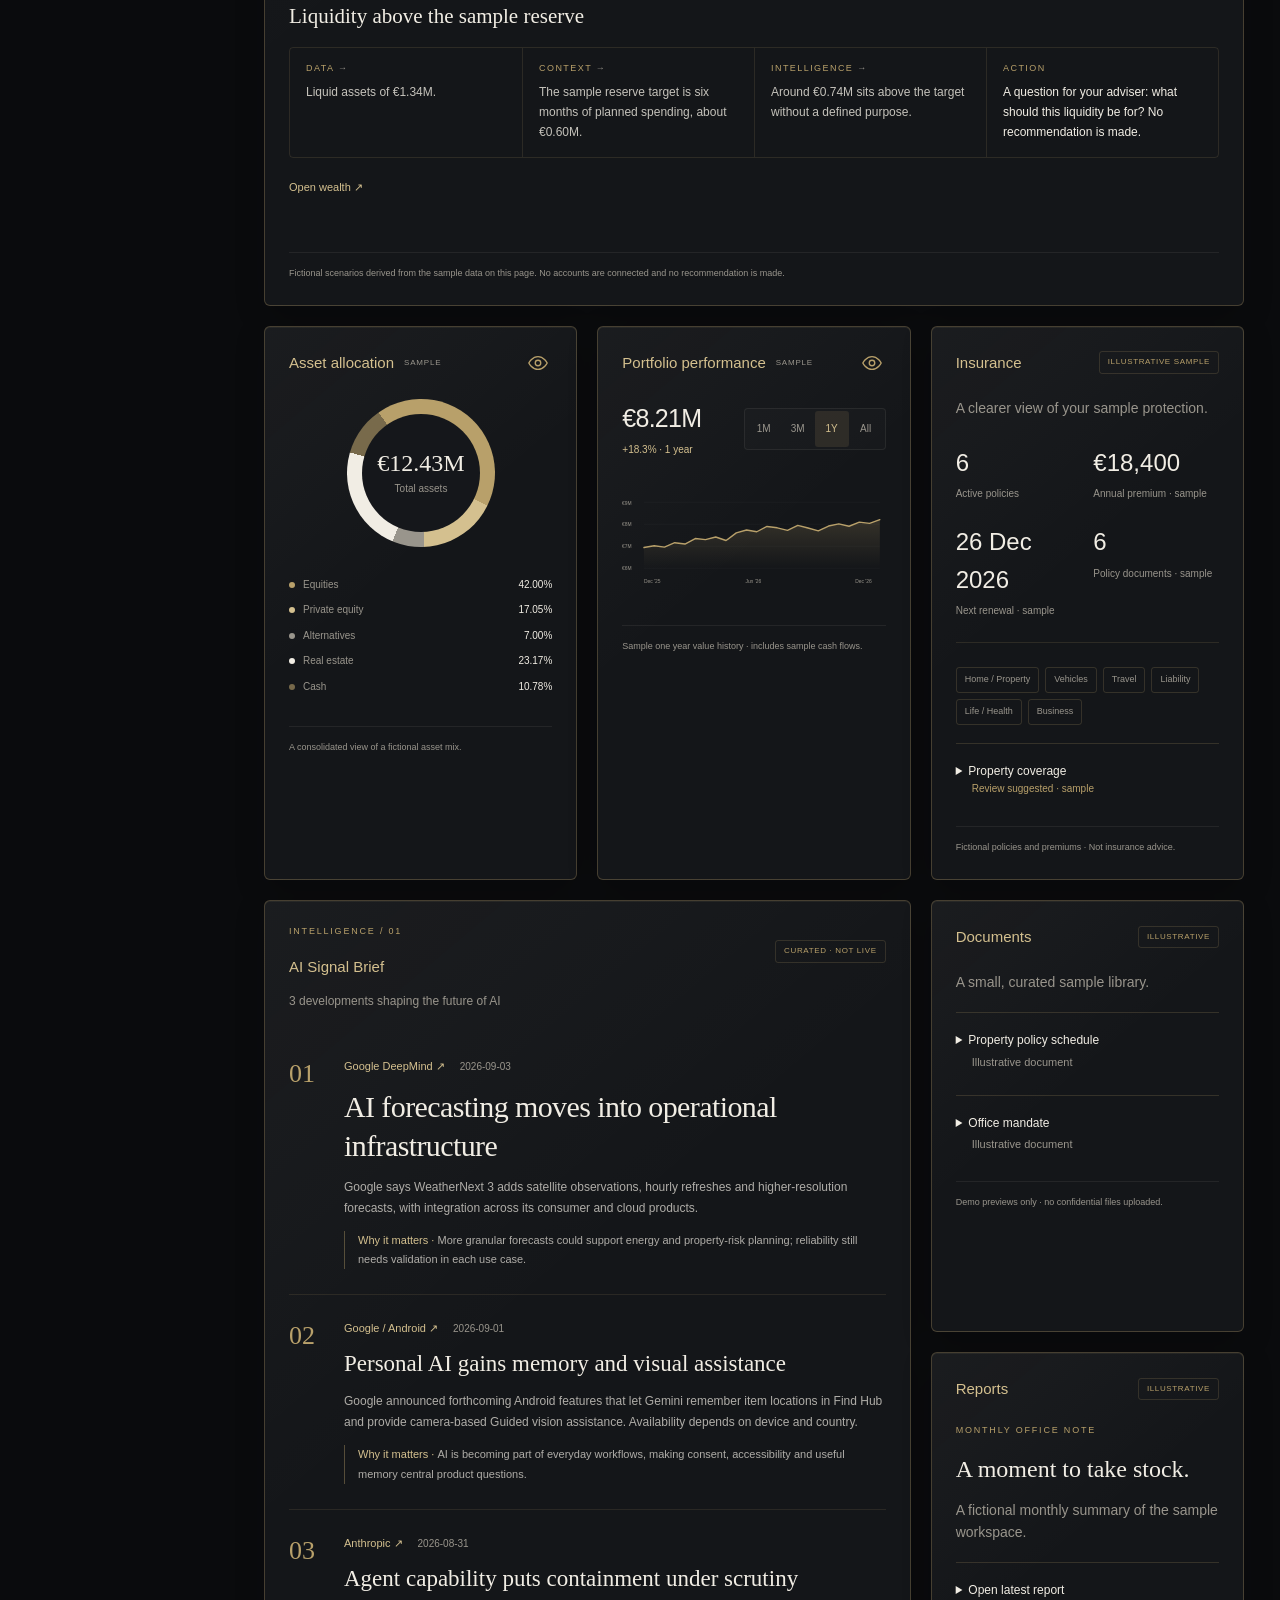
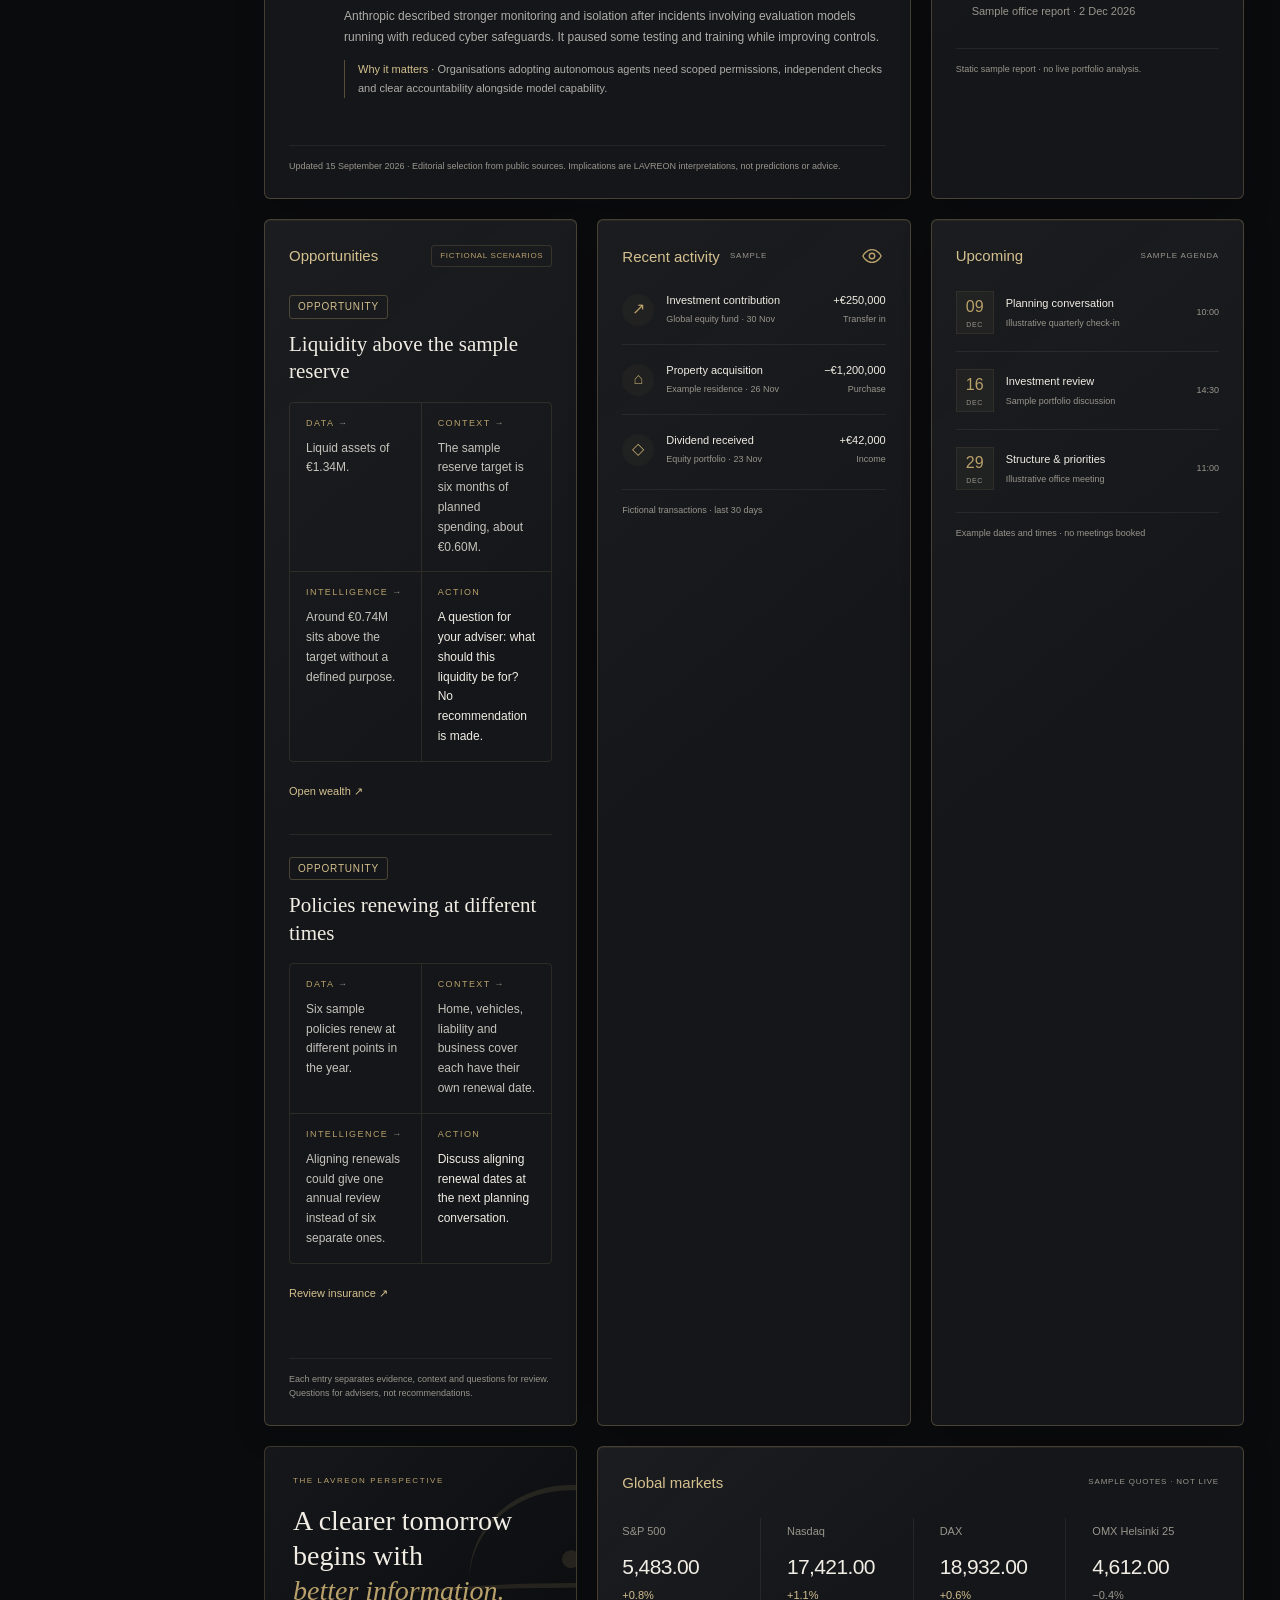
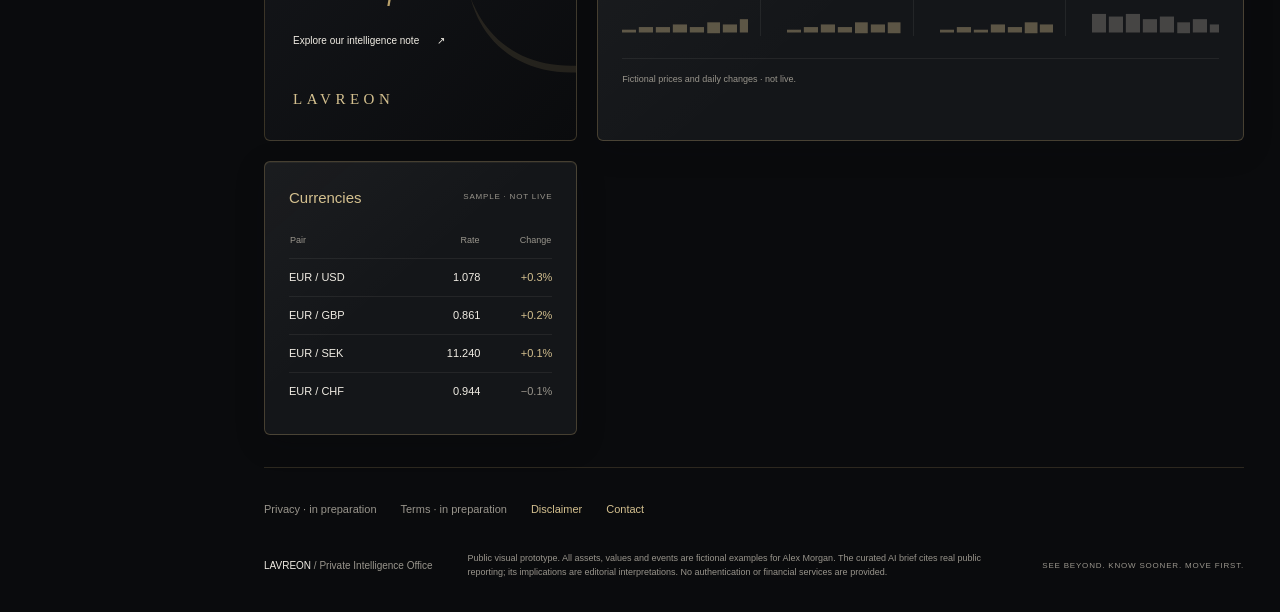
<file: dashboard.html>
<!doctype html>
<html lang="en">
<head>
<meta charset="utf-8">
<meta name="viewport" content="width=device-width, initial-scale=1">
<meta name="description" content="Explore the LAVREON client portal visual prototype. Financial figures are fictional; the curated AI brief links to public sources.">
<meta name="robots" content="noindex">
<title>Client Portal — LAVREON Demo</title>
<link rel="icon" href="assets/favicon.svg" type="image/svg+xml">
<link rel="apple-touch-icon" href="assets/apple-touch-icon.png">
<meta name="theme-color" content="#0a0b0d">
<link rel="stylesheet" href="dashboard.css?v=a11y-2">
<link rel="stylesheet" href="language.css?v=mobile-header-1">
<script src="translations-fi.js?v=engagement-1" defer></script>
<script src="language.js?v=fi-numbers-1" defer></script>
<script src="demo-dates.js?v=demo-dates-2" defer></script>
<script src="intelligence-feed.js?v=priorities-1" defer></script>
<script src="dashboard.js?v=fi-portal-1" defer></script>
<link rel="stylesheet" href="premium.css?v=engagement-1">
</head>
<body class="portal-site">
<a class="skip" href="#overview">Skip to overview</a>
<aside class="sidebar">
<a class="brand" href="./index.html"><img class="brand-symbol" src="assets/lavreon-symbol.svg" width="54" height="30" alt="">LAVREON<span>PRIVATE INTELLIGENCE OFFICE</span></a>
<button type="button" class="mobile-nav-toggle" aria-controls="module-nav" aria-expanded="false">Browse modules <span aria-hidden="true">＋</span></button><nav id="module-nav" aria-label="Client portal"></nav>
<div class="sidebar-bottom"><p>See beyond.<br>Know sooner.<br><em>Move first.</em></p><a href="./app/">Open the phone app <span aria-hidden="true">↗</span></a><a href="./index.html">Visit public website <span aria-hidden="true">↗</span></a><span class="small">CLIENT PORTAL · PROTOTYPE 01</span></div>
</aside>
<div class="workspace">
<header class="topbar">
<span class="breadcrumb">Your office <span>/</span> Overview</span>
<div class="search-wrap"><label class="sr-only" for="search">Find a dashboard section</label><span aria-hidden="true">⌕</span><input id="search" type="search" placeholder="Find a section…" autocomplete="off" aria-controls="search-results"><div id="search-results" class="search-results" hidden></div><span id="search-status" class="sr-only" role="status"></span></div>
<details class="profile"><summary><span class="avatar">AM</span><span>Alex Morgan<small>Fictional client</small></span></summary><div class="profile-info">This is a public visual prototype. No account is signed in. All content is fictional sample data.</div></details>
</header>
<main id="overview"><noscript><p>This interactive prototype needs JavaScript. No account is signed in.</p></noscript>
<div class="demo-banner"><span class="badge">DEMO EXPERIENCE</span><p>Fictional financial data · curated public-source AI brief · no connected accounts or live prices.</p></div>
<div class="preview-bar"><div><span class="eyebrow">VIEW AS · PROTOTYPE</span><strong id="mode-label">Client preview</strong></div><div class="preview-buttons" role="group" aria-label="Demo presentation mode"><button type="button" data-mode="client" aria-pressed="true">Client preview</button><button type="button" data-mode="admin" aria-pressed="false">Admin / Editor preview</button></div><small>Demo modes · no authentication</small></div>
<section id="client-setup" class="panel admin-panel" hidden><div class="section-top"><div><p class="eyebrow">INTERNAL WORKSPACE</p><h2>Module controls / Client setup</h2></div><span class="badge">Prototype controls · local only</span></div><div class="client-summary"><strong>Alex Morgan <small>Fictional sample client · AM-001</small></strong><span>Private Office <small>Sample tier · Active demo</small></span><span><time data-demo-day="-7" data-demo-format="date"></time> <small>Last sample review</small></span></div><p class="muted">Choose the modules included in this browser’s client preview. Every module remains available here. These switches are presentation preferences, not access permissions.</p><fieldset id="module-controls"><legend>Client module visibility</legend></fieldset><p id="visibility-summary" role="status"></p><button type="button" id="reset-modules" class="text-action">Restore default modules</button><small id="storage-status" role="status"></small></section>
<section class="hero" aria-labelledby="greeting">
<div><p class="eyebrow">ALEX MORGAN / DEMO WORKSPACE</p><h1 id="greeting">Welcome, Alex.</h1><p>Your wealth. Your priorities. A clearer perspective.</p><small class="mobile-freshness">Sample financial snapshot · <time data-demo-day="0" data-demo-format="date"></time></small></div>
<div class="hero-note"><span>YOUR OFFICE, AT A GLANCE</span><p>Source-backed.<br><em>Clearly considered.</em></p><span>Sample financial snapshot · <time data-demo-day="0" data-demo-format="date"></time></span><span class="freshness-note">Curated AI brief · updated 15 Sep 2026</span></div>
</section>
<div class="attention-strip" id="attention"><span class="small">NEEDS ATTENTION · SAMPLE</span><a data-module="insurance" href="#insurance">Property renewal · <time data-demo-day="21" data-demo-format="day-month"></time> <span>Needs review ↗</span></a><a data-module="reports" href="#reports">Latest office report <span>Ready to read ↗</span></a><a data-module="intelligence" href="#insights">AI Signal Brief <span>3 developments ↗</span></a></div><div class="quick-actions"><a data-module="reports" href="#reports">Open latest report ↗</a><a data-module="documents" href="#documents">View documents ↗</a><a data-module="intelligence" href="#insights">Review intelligence brief ↗</a></div>
<section id="wealth" class="stats" aria-label="Sample wealth overview">
<article class="stat featured"><div class="card-top"><h2>Total Net Worth</h2><span aria-hidden="true">◈</span></div><p class="value">€12,430,000</p><div class="stat-bottom"><div><span class="positive">↗ +6.8%</span><small>Sample · vs. last quarter</small></div><svg viewBox="0 0 130 45" aria-hidden="true"><path d="M1 40 14 35 24 37 38 26 49 29 62 15 74 19 88 10 100 14 115 6 129 2"/></svg></div></article>
<article class="stat"><div class="card-top"><h2>Investments</h2><span aria-hidden="true">↗</span></div><p class="value">€8,210,000</p><div class="stat-bottom"><div><span class="positive">↗ +7.4%</span><small>Sample · vs. last quarter</small></div><svg viewBox="0 0 130 45" aria-hidden="true"><path d="M1 40 15 35 26 39 40 29 51 30 65 20 78 25 89 14 104 17 116 7 129 4"/></svg></div></article>
<article class="stat"><div class="card-top"><h2>Liquid Assets</h2><span aria-hidden="true">◇</span></div><p class="value">€1,340,000</p><div class="stat-bottom"><div><span class="positive">↗ +2.1%</span><small>Sample · vs. last quarter</small></div><svg viewBox="0 0 130 45" aria-hidden="true"><path d="M1 39 16 36 28 29 40 32 54 24 66 27 80 18 93 20 106 10 118 13 129 7"/></svg></div></article>
<article class="stat" id="real-estate"><div class="card-top"><h2>Real Estate</h2><span aria-hidden="true">⌂</span></div><p class="value">€2,880,000</p><div class="stat-bottom"><div><span class="positive">↗ +5.6%</span><small>Sample · vs. last quarter</small></div><svg viewBox="0 0 130 45" aria-hidden="true"><path d="M1 39 14 33 26 34 39 23 52 30 66 21 80 24 94 12 108 16 119 5 129 7"/></svg></div></article>
</section>
<div class="main-grid">
<section class="panel priorities" id="priorities" aria-labelledby="priorities-heading"><div class="section-top"><div><p class="eyebrow">DATA → CONTEXT → INTELLIGENCE → ACTION</p><h2 id="priorities-heading">Priority intelligence</h2></div><span class="badge">FICTIONAL SCENARIOS</span></div><p class="brief-subtitle">What changed, how it touches this sample client’s world, and the next step.</p><div id="priorities-items"></div><p class="panel-foot">Fictional scenarios derived from the sample data on this page. No accounts are connected and no recommendation is made.</p></section>
<section class="panel allocation" id="allocation"><div class="section-top"><h2>Asset allocation</h2><span class="small">SAMPLE</span></div><div class="allocation-body"><div class="donut" role="img" aria-label="Sample allocation: equities 42%, private equity 17.05%, alternatives 7%, real estate 23.17%, cash 10.78%. Total 12.43 million euros."><div><span>€12.43M</span><small>Total assets</small></div></div><ul class="legend"><li><span><i style="--swatch:#b8a06a"></i>Equities</span><b>42.00%</b></li><li><span><i style="--swatch:#d4c08f"></i>Private equity</span><b>17.05%</b></li><li><span><i style="--swatch:#99958c"></i>Alternatives</span><b>7.00%</b></li><li><span><i style="--swatch:#f1ede4"></i>Real estate</span><b>23.17%</b></li><li><span><i style="--swatch:#b8a06a99"></i>Cash</span><b>10.78%</b></li></ul></div><p class="panel-foot">A consolidated view of a fictional asset mix.</p></section>
<section class="panel performance" id="performance"><div class="section-top"><h2>Portfolio performance</h2><span class="small">SAMPLE</span></div><div class="performance-controls"><div><strong id="chart-value">€8.21M</strong><span class="positive" id="chart-change">+18.3% · 1 year</span></div><div class="periods" role="group" aria-label="Sample chart period"><button type="button" data-period="1M" aria-pressed="false">1M</button><button type="button" data-period="3M" aria-pressed="false">3M</button><button type="button" data-period="1Y" aria-pressed="true">1Y</button><button type="button" data-period="ALL" aria-pressed="false">All</button></div></div>
<svg class="chart" viewBox="0 0 480 170" role="img" aria-labelledby="chart-title"><title id="chart-title">Fictional investment values over one year, ending at 8.21 million euros</title><defs><linearGradient id="chart-fill" x1="0" y1="0" x2="0" y2="1"><stop stop-color="#b8a06a" stop-opacity=".2"/><stop offset="1" stop-color="#b8a06a" stop-opacity="0"/></linearGradient></defs><g class="gridlines"><path d="M40 20H470M40 60H470M40 100H470M40 140H470"/></g><g class="axis"><text x="0" y="24">€9M</text><text x="0" y="64">€8M</text><text x="0" y="104">€7M</text><text x="0" y="144">€6M</text></g><path id="chart-area" fill="url(#chart-fill)"/><path id="chart-line" fill="none" stroke="#b8a06a" stroke-width="2.5" stroke-linecap="round" stroke-linejoin="round"/><g class="axis"><text id="chart-start" x="40" y="167"></text><text id="chart-mid" x="225" y="167"></text><text id="chart-end" x="425" y="167"></text></g></svg><p class="panel-foot" id="chart-caption" aria-live="polite">Illustrative value history · includes sample cash flows.</p></section>
<section class="panel" id="insurance"><div class="section-top"><h2>Insurance</h2><span class="badge">ILLUSTRATIVE SAMPLE</span></div><p class="muted">A clearer view of your sample protection.</p><div class="insurance-stats"><div><strong>6</strong><small>Active policies</small></div><div><strong>€18,400</strong><small>Annual premium · sample</small></div><div><strong><time data-demo-day="21" data-demo-format="date"></time></strong><small>Next renewal · sample</small></div><div><strong>6</strong><small>Policy documents · sample</small></div></div><div class="coverage-tags"><span>Home / Property</span><span>Vehicles</span><span>Travel</span><span>Liability</span><span>Life / Health</span><span>Business</span></div><details class="document-detail"><summary>Property coverage <span class="gold">Review suggested · sample</span></summary><p>Sample reminder: review the fictional property schedule ahead of the upcoming renewal. No coverage assessment or recommendation has been made.</p></details><p class="panel-foot">Fictional policies and premiums · Not insurance advice.</p></section>
<section class="panel insights" id="insights"><div class="section-top"><div><p class="eyebrow">INTELLIGENCE / 01</p><h2>AI Signal Brief</h2></div><span class="badge">CURATED · NOT LIVE</span></div><p class="brief-subtitle">3 developments shaping the future of AI</p><div id="signal-items"></div><p class="panel-foot">Updated <time datetime="2026-09-15">15 September 2026</time> · Editorial selection from public sources. Implications are LAVREON interpretations, not predictions or advice.</p></section>

<section class="panel" id="documents"><div class="section-top"><h2>Documents</h2><span class="badge">ILLUSTRATIVE</span></div><p class="muted">A small, curated sample library.</p><details class="document-detail"><summary>Property policy schedule <small>Illustrative document</small></summary><p>Example register: Home / Property policy with an upcoming renewal. This is a text preview, not an issued policy or proof of coverage.</p></details><details class="document-detail"><summary>Office mandate <small>Illustrative document</small></summary><p>Sample scope: consolidate priorities, review public information and prepare a quarterly office conversation. No agreement is in force.</p></details><p class="panel-foot">Demo previews only · no confidential files uploaded.</p></section>
<section class="panel" id="reports"><div class="section-top"><h2>Reports</h2><span class="badge">ILLUSTRATIVE</span></div><p class="eyebrow">MONTHLY OFFICE NOTE</p><h3>A moment to take stock.</h3><p class="muted">A fictional monthly summary of the sample workspace.</p><details class="document-detail"><summary>Open latest report <small>Sample office report · <time data-demo-day="-3" data-demo-format="date"></time></small></summary><p>The fictional asset snapshot totals €12.43M. The next sample priority is the upcoming property renewal. The current intelligence brief explores AI forecasting, everyday assistance and agent safeguards.</p><p>Prepared for Alex Morgan, a fictional client. All financial values are illustrative and no recommendation is made.</p></details><p class="panel-foot">Static sample report · no live portfolio analysis.</p></section>
<section class="panel" id="companies"><div class="section-top"><h2>Companies</h2><span class="badge">ILLUSTRATIVE</span></div><div class="empty-state"><span class="small">AWAITING CURATION</span><h3>No company records connected.</h3><p class="muted">Future view: a consolidated entity register, ownership notes and reporting dates.</p></div></section>
<section class="panel" id="expenses"><div class="section-top"><h2>Expenses</h2><span class="badge">ILLUSTRATIVE</span></div><div class="empty-state"><span class="small">AWAITING CURATION</span><h3>No expense feed connected.</h3><p class="muted">Future view: categorised office costs, review notes and document references.</p></div></section>
<section class="panel" id="tax-legal"><div class="section-top"><h2>Tax & Legal</h2><span class="badge">ILLUSTRATIVE</span></div><div class="empty-state"><span class="small">AWAITING CURATION</span><h3>No matters connected.</h3><p class="muted">Future view: a register of adviser-led matters and agreed review dates. No legal or tax advice is provided.</p></div></section>
<section class="panel" id="opportunities"><div class="section-top"><h2>Opportunities</h2><span class="badge">FICTIONAL SCENARIOS</span></div><div id="opportunities-items"></div><p class="panel-foot">Each entry separates evidence, context and questions for review. Questions for advisers, not recommendations.</p></section>
<section class="panel" id="activity"><div class="section-top"><h2>Recent activity</h2><span class="small">SAMPLE</span></div><ul class="rows"><li><span class="row-icon">↗</span><span>Investment contribution<small>Global equity fund · <time data-demo-day="-5" data-demo-format="day-month"></time></small></span><b>+€250,000<small>Transfer in</small></b></li><li><span class="row-icon">⌂</span><span>Property acquisition<small>Example residence · <time data-demo-day="-9" data-demo-format="day-month"></time></small></span><b>−€1,200,000<small>Purchase</small></b></li><li><span class="row-icon">◇</span><span>Dividend received<small>Equity portfolio · <time data-demo-day="-12" data-demo-format="day-month"></time></small></span><b>+€42,000<small>Income</small></b></li></ul><p class="panel-foot">Fictional transactions · last 30 days</p></section>
<section class="panel" id="upcoming"><div class="section-top"><h2>Upcoming</h2><span class="small">SAMPLE AGENDA</span></div><ul class="rows agenda"><li><span class="date" data-demo-day="4" data-demo-format="agenda"></span><span>Planning conversation<small>Illustrative quarterly check-in</small></span><span class="muted">10:00</span></li><li><span class="date" data-demo-day="11" data-demo-format="agenda"></span><span>Investment review<small>Sample portfolio discussion</small></span><span class="muted">14:30</span></li><li><span class="date" data-demo-day="24" data-demo-format="agenda"></span><span>Structure &amp; priorities<small>Illustrative office meeting</small></span><span class="muted">11:00</span></li></ul><p class="panel-foot">Example dates and times · no meetings booked</p></section>
<article class="editorial"><img class="editorial-symbol" src="assets/lavreon-symbol.svg" alt="" width="480" height="260" aria-hidden="true"><p class="eyebrow">THE LAVREON PERSPECTIVE</p><h2>A clearer tomorrow<br>begins with<br><em>better information.</em></h2><a href="./index.html#brief">Explore our intelligence note <span aria-hidden="true">↗</span></a><span class="editorial-brand">LAVREON</span></article>
<section class="panel markets" id="markets"><div class="section-top"><h2>Global markets</h2><span class="small">SAMPLE QUOTES · NOT LIVE</span></div><div class="market-grid"><div><span>S&amp;P 500</span><strong>5,483.00</strong><small class="positive">+0.8%</small><span class="market-line" aria-hidden="true">▁▂▂▃▂▄▃▅▆▅▇</span></div><div><span>Nasdaq</span><strong>17,421.00</strong><small class="positive">+1.1%</small><span class="market-line" aria-hidden="true">▁▂▃▂▄▃▄▅▄▆▇</span></div><div><span>DAX</span><strong>18,932.00</strong><small class="positive">+0.6%</small><span class="market-line" aria-hidden="true">▁▂▁▃▂▄▃▅▄▆▇</span></div><div><span>OMX Helsinki 25</span><strong>4,612.00</strong><small class="negative">−0.4%</small><span class="market-line down" aria-hidden="true">▇▆▇▅▆▄▅▃▄▂▁</span></div></div><p class="panel-foot">Fictional prices and daily changes · not live.</p></section>
<section class="panel" id="currencies"><div class="section-top"><h2>Currencies</h2><span class="small">SAMPLE · NOT LIVE</span></div><table><caption class="sr-only">Fictional currency rates, quote currency per euro, and daily changes</caption><thead><tr><th scope="col">Pair</th><th scope="col">Rate</th><th scope="col">Change</th></tr></thead><tbody><tr><th scope="row">EUR / USD</th><td>1.078</td><td class="positive">+0.3%</td></tr><tr><th scope="row">EUR / GBP</th><td>0.861</td><td class="positive">+0.2%</td></tr><tr><th scope="row">EUR / SEK</th><td>11.240</td><td class="positive">+0.1%</td></tr><tr><th scope="row">EUR / CHF</th><td>0.944</td><td class="negative">−0.1%</td></tr></tbody></table></section>
</div>
<footer><div class="footer-trust"><span aria-disabled="true">Privacy · in preparation</span><span aria-disabled="true">Terms · in preparation</span><a href="index.html#disclaimer">Disclaimer</a><a href="index.html#contact">Contact</a></div><span>LAVREON <span class="muted">/ Private Intelligence Office</span></span><p>Public visual prototype. All assets, values and events are fictional examples for Alex Morgan. The curated AI brief cites real public reporting; its implications are editorial interpretations. No authentication or financial services are provided.</p><span class="small">SEE BEYOND. KNOW SOONER. MOVE FIRST.</span></footer>
</main></div>
</body></html>
</file>
<file: styles.css>
:root {
  --bg: #0a0b0d;
  --bg-soft: #15171b;
  --bg-elevated: #15171b;

  --text: #f1ede4;
  --text-soft: #f1ede4;
  --text-muted: #99958c;

  --gold: #b8a06a;
  --gold-light: #d4c08f;
  --border: rgba(241, 237, 228, 0.11);
  --border-gold: rgba(184, 160, 106, 0.35);

  --max-width: 1240px;
  --side-padding: max(24px, calc((100vw - var(--max-width)) / 2));

  --transition: 220ms ease;
}


/* =========================
   RESET
========================= */

*,
*::before,
*::after {
  box-sizing: border-box;
}

html {
  scroll-behavior: smooth;
}

body {
  margin: 0;
  background: var(--bg);
  color: var(--text);
  font-family:
    "Helvetica Neue",
    Helvetica,
    Arial,
    sans-serif;
  font-size: 16px;
  line-height: 1.6;
  -webkit-font-smoothing: antialiased;
}

a {
  color: inherit;
  text-decoration: none;
}

button,
a {
  -webkit-tap-highlight-color: transparent;
}

::selection {
  background: var(--gold);
  color: var(--bg);
}


/* =========================
   HEADER
========================= */

.site-header {
  position: sticky;
  top: 0;
  z-index: 1000;

  width: 100%;
  min-height: 82px;

  display: flex;
  align-items: center;
  justify-content: space-between;
  gap: 40px;

  padding: 0 var(--side-padding);

  background: rgba(10, 11, 13, 0.88);
  border-bottom: 1px solid var(--border);

  backdrop-filter: blur(18px);
  -webkit-backdrop-filter: blur(18px);
}

.brand {
  font-size: 18px;
  font-weight: 600;
  letter-spacing: 0.34em;
  white-space: nowrap;
}

.navigation {
  display: flex;
  align-items: center;
  gap: clamp(22px, 3vw, 44px);
}

.navigation a {
  position: relative;

  color: var(--text-soft);
  font-size: 14px;
  letter-spacing: 0.08em;

  transition:
    color var(--transition),
    opacity var(--transition);
}

.navigation a:hover {
  color: var(--text);
}

.navigation a::after {
  content: "";
  position: absolute;
  left: 0;
  bottom: -8px;

  width: 0;
  height: 1px;

  background: var(--gold);

  transition: width var(--transition);
}

.navigation a:hover::after {
  width: 100%;
}

.header-cta {
  padding: 12px 20px;

  border: 1px solid var(--border-gold);
  color: var(--gold-light);

  font-size: 12px;
  letter-spacing: 0.08em;

  transition:
    background var(--transition),
    color var(--transition),
    border-color var(--transition);
}

.header-cta:hover {
  background: var(--gold);
  color: var(--bg);
  border-color: var(--gold);
}


/* =========================
   TYPOGRAPHY
========================= */

.eyebrow {
  margin: 0 0 22px;

  color: var(--gold);
  font-size: 11px;
  font-weight: 600;
  letter-spacing: 0.24em;
  text-transform: uppercase;
}

h1,
h2,
h3,
p {
  margin-top: 0;
}

h1,
h2,
h3 {
  font-weight: 400;
}

h2 {
  margin-bottom: 24px;

  font-size: clamp(36px, 5vw, 68px);
  line-height: 1.05;
  letter-spacing: -0.035em;
}

h3 {
  font-size: 25px;
  line-height: 1.2;
}


/* =========================
   HERO
========================= */

.hero {
  position: relative;
  overflow: hidden;

  min-height: calc(100vh - 82px);

  display: flex;
  flex-direction: column;
  justify-content: space-between;

  padding:
    clamp(76px, 7vw, 108px)
    var(--side-padding)
    38px;
}



.hero::after {
  content: "";
  position: absolute;
  left: var(--side-padding);
  right: var(--side-padding);
  bottom: 0;

  height: 1px;

  background: var(--border);
}

.hero-content {
  position: relative;
  z-index: 1;

  width: min(1100px, 100%);
  margin-left: clamp(0px, 2vw, 30px);
}

.hero h1 {
  margin: 0;

  font-size: clamp(64px, 8vw, 128px);
  line-height: 0.91;
  letter-spacing: -0.055em;
  max-width: 1100px;
}

.hero h1 span {
  display: block;
}

.hero h1 span:nth-child(2) {
  color: var(--text-soft);
}

.hero h1 span:nth-child(3) {
  color: var(--gold-light);
}

.hero-description {
  width: min(680px, 100%);

  margin: 48px 0 0;

  color: var(--text-soft);
  font-size: clamp(18px, 1.5vw, 22px);
  line-height: 1.7;
}

.hero-actions {
  display: flex;
  flex-wrap: wrap;
  gap: 14px;

  margin-top: 42px;
}

.button {
  display: inline-flex;
  align-items: center;
  justify-content: center;

  min-height: 56px;
  padding: 14px 27px;

  font-size: 13px;
  font-weight: 600;
  letter-spacing: 0.08em;

  transition:
    transform var(--transition),
    background var(--transition),
    color var(--transition),
    border-color var(--transition);
}

.button:hover {
  transform: translateY(-2px);
}

.button-primary {
  background: var(--text);
  color: var(--bg);
  border: 1px solid var(--text);
}

.button-primary:hover {
  background: var(--gold-light);
  border-color: var(--gold-light);
}

.button-secondary {
  border: 1px solid var(--border);
  color: var(--text-soft);
}

.button-secondary:hover {
  border-color: var(--text-soft);
  color: var(--text);
}

.hero-meta {
  position: relative;
  z-index: 1;

  display: flex;
  flex-wrap: wrap;
  gap: 34px;

  margin-top: 90px;

  color: var(--text-muted);
  font-size: 11px;
  letter-spacing: 0.1em;
  text-transform: uppercase;
}


/* =========================
   GENERAL SECTIONS
========================= */

.section {
  width: 100%;

  padding:
    clamp(100px, 12vw, 180px)
    var(--side-padding);
}

.section-heading {
  width: min(850px, 100%);
}

.section-heading > p:last-child {
  width: min(650px, 100%);

  color: var(--text-soft);
  font-size: 18px;
  line-height: 1.8;
}

.section-dark {
  background: var(--bg-soft);
}


/* =========================
   METHOD
========================= */

.method-grid {
  display: grid;
  grid-template-columns: repeat(3, 1fr);

  margin-top: 90px;

  border-top: 1px solid var(--border);
}

.method-card {
  min-height: 320px;

  padding: 30px 34px 34px 0;

  border-right: 1px solid var(--border);
}

.method-card:not(:first-child) {
  padding-left: 34px;
}

.method-card:last-child {
  border-right: 0;
}

.number {
  display: block;

  margin-bottom: 70px;

  color: var(--gold);
  font-size: 11px;
  letter-spacing: 0.15em;
}

.method-card p {
  max-width: 330px;

  color: var(--text-soft);
}


/* =========================
   SERVICES
========================= */

.services-grid {
  display: grid;
  grid-template-columns: repeat(2, 1fr);

  margin-top: 85px;

  border-top: 1px solid var(--border);
  border-left: 1px solid var(--border);
}

.service-card {
  min-height: 330px;

  padding: 36px;

  border-right: 1px solid var(--border);
  border-bottom: 1px solid var(--border);

  transition:
    background var(--transition),
    transform var(--transition);
}

.service-card:hover {
  background: rgba(241, 237, 228, 0.025);
}

.service-label {
  margin-bottom: 80px;

  color: var(--gold);
  font-size: 11px;
  letter-spacing: 0.16em;
}

.service-card p:last-child {
  max-width: 470px;

  color: var(--text-soft);
}


/* =========================
   BRIEF
========================= */

.brief-section {
  display: grid;
  grid-template-columns: 0.9fr 1.1fr;
  gap: clamp(60px, 9vw, 140px);

  align-items: center;
}

.brief-copy > p:not(.eyebrow) {
  max-width: 500px;

  color: var(--text-soft);
  font-size: 18px;
}



.brief-preview {
  position: relative;

  min-height: 560px;

  padding: clamp(28px, 5vw, 58px);

  background: #f1ede4;
  color: #15171b;

  box-shadow:
    0 30px 80px rgba(10, 11, 13, 0.35);

  transform: rotate(1.4deg);
  transition: transform 350ms ease;
}

.brief-preview:hover {
  transform: rotate(0deg) translateY(-5px);
}

.brief-preview-top {
  display: flex;
  justify-content: space-between;

  padding-bottom: 18px;

  border-bottom: 1px solid rgba(10, 11, 13, 0.25);

  font-size: 9px;
  font-weight: 700;
  letter-spacing: 0.14em;
}

.brief-label {
  margin-top: 80px;

  color: #15171b;
  font-size: 10px;
  font-weight: 700;
  letter-spacing: 0.17em;
}

.brief-preview h3 {
  max-width: 440px;

  margin-top: 22px;

  font-size: clamp(38px, 4vw, 60px);
  line-height: 1;
  letter-spacing: -0.045em;
}

.brief-line {
  width: 100%;
  height: 1px;

  margin-top: 28px;

  background: rgba(10, 11, 13, 0.18);
}

.brief-line.short {
  width: 68%;
}

.brief-verdict {
  position: absolute;
  left: clamp(28px, 5vw, 58px);
  bottom: 48px;

  font-size: 10px;
  font-weight: 700;
  letter-spacing: 0.11em;
}


/* =========================
   CONTACT
========================= */

.contact-section {
  padding:
    clamp(120px, 14vw, 210px)
    var(--side-padding);

  text-align: center;

  background: #f1ede4;
  color: #0a0b0d;
}

.contact-section .eyebrow {
  color: #15171b;
}

.contact-section h2 {
  margin-left: auto;
  margin-right: auto;

  max-width: 900px;

  font-size: clamp(50px, 7vw, 100px);
}

.contact-section > p:not(.eyebrow) {
  max-width: 600px;

  margin: 0 auto 40px;

  color: #15171b;
  font-size: 18px;
}

.contact-section .button-primary {
  background: #0a0b0d;
  color: #f1ede4;
  border-color: #0a0b0d;
}


/* =========================
   FOOTER
========================= */

.site-footer {
  display: grid;
  grid-template-columns: 1fr 1fr;
  gap: 40px;

  padding:
    70px
    var(--side-padding)
    45px;

  border-top: 1px solid var(--border);

  color: var(--text-muted);
  font-size: 12px;
}

.site-footer strong {
  color: var(--text);
  font-size: 15px;
  letter-spacing: 0.25em;
}

.site-footer p {
  margin-bottom: 0;
}

.footer-tagline {
  text-align: right;

  color: var(--text-soft);
}

.disclaimer {
  max-width: 600px;

  line-height: 1.7;
}

.copyright {
  text-align: right;
}


/* =========================
   ACCESSIBILITY
========================= */

a:focus-visible {
  outline: 1px solid var(--gold-light);
  outline-offset: 5px;
}


/* =========================
   RESPONSIVE
========================= */

@media (max-width: 900px) {

  .site-header {
    min-height: 70px;
  }

  .navigation {
    display: none;
  }

  .header-cta {
    font-size: 10px;
    padding: 8px 12px;
  }

  .hero {
    min-height: calc(100vh - 70px);
  }

  .hero h1 {
    line-height: 0.96;
  }

  .method-grid {
    grid-template-columns: 1fr;
  }

  .method-card,
  .method-card:not(:first-child) {
    min-height: auto;

    padding: 32px 0 45px;

    border-right: 0;
    border-bottom: 1px solid var(--border);
  }

  .number {
    margin-bottom: 42px;
  }

  .services-grid {
    grid-template-columns: 1fr;
  }

  .brief-section {
    grid-template-columns: 1fr;
  }

  .brief-preview {
    min-height: 500px;
  }

  .site-footer {
    grid-template-columns: 1fr;
  }

  .footer-tagline,
  .copyright {
    text-align: left;
  }

}


@media (max-width: 560px) {

  .brand {
    font-size: 14px;
    letter-spacing: 0.25em;
  }

  .header-cta {
    font-size: 9px;
  }

  .hero {
    padding-top: 90px;
  }

  .hero-description {
    margin-top: 35px;
  }

  .hero-actions {
    flex-direction: column;
  }

  .button {
    width: 100%;
  }

  .hero-meta {
    flex-direction: column;
    gap: 10px;
  }

  .service-card {
    min-height: 280px;
    padding: 28px;
  }

  .service-label {
    margin-bottom: 55px;
  }

  .brief-preview {
    min-height: 440px;
  }

}

/* Finishing details: responsive rhythm, navigation and keyboard access. */
html { scroll-padding-top: 110px; }
.navigation a { display: inline-flex; align-items: center; min-height: 44px; }
.navigation a::after { bottom: 4px; }
.header-cta { white-space: nowrap; text-align: center; }
.hero-content { max-width: calc(100% - clamp(0px, 2vw, 30px)); }
.hero-meta { margin-top: 64px; padding-top: 24px; gap: 28px; }
.hero-meta span { display: inline-flex; align-items: center; gap: 12px; }
.hero-meta span::before { content: ''; width: 4px; height: 4px; background: var(--gold); }
.section { padding-top: clamp(80px, 9vw, 136px); padding-bottom: clamp(80px, 9vw, 136px); }
.method-grid, .services-grid { margin-top: 64px; }
.service-card { min-height: 300px; }
.brief-preview { transform: none; border-top: 3px solid var(--gold); }
.brief-preview-top { gap: 16px; }
.brief-preview:hover { transform: translateY(-4px); }
.contact-section .button-primary:hover { background: #15171b; border-color: #15171b; }
.contact-section a:focus-visible { outline-color: #0a0b0d; outline-width: 2px; }

@media (max-width: 1100px) {
  .site-header { gap: 22px; }
  .navigation { gap: 22px; }
  .hero-content { margin-left: 0; max-width: 100%; }
}

@media (max-width: 900px) {
  html { scroll-padding-top: 136px; }
  .site-header { flex-wrap: wrap; gap: 0 16px; padding-top: 14px; padding-bottom: 8px; }
  .brand { margin-right: auto; }
  .header-cta { min-height: 44px; display: inline-flex; align-items: center; font-size: 11px; }
  .navigation { display: flex; order: 3; width: 100%; justify-content: space-between; gap: 12px; }
  .navigation a { font-size: 12px; }
  .hero { min-height: auto; padding-top: 72px; }

  .hero h1 { font-size: clamp(48px, 9.5vw, 86px); }
  .hero-description { max-width: 600px; }
  .method-card p { max-width: 600px; }
  .number { margin-bottom: 28px; }
  .brief-section { gap: 48px; }
}

@media (max-width: 560px) {
  .brand { font-size: 15px; }
  .header-cta { max-width: 155px; padding: 8px 10px; font-size: 10px; letter-spacing: .025em; }
  .hero { padding-top: 58px; }
  .hero h1 { font-size: clamp(43px, 10.7vw, 60px); letter-spacing: -.05em; line-height: 1; }

  .eyebrow { font-size: 10px; letter-spacing: .18em; }
  .hero-description { font-size: 18px; line-height: 1.65; }
  .hero-actions { margin-top: 30px; }
  .button { font-size: 12px; letter-spacing: .045em; padding-inline: 16px; }
  .hero-meta { margin-top: 40px; }
  h2 { font-size: clamp(32px, 8.5vw, 46px); line-height: 1.1; }
  .method-grid, .services-grid { margin-top: 42px; }
  .service-card { min-height: auto; }
  .service-label { margin-bottom: 40px; }
  .brief-preview { padding: 26px; min-height: 430px; }
  .brief-preview-top { font-size: 8px; letter-spacing: .08em; }
  .brief-label { margin-top: 52px; }
  .brief-preview h3 { font-size: 36px; }
  .brief-verdict { left: 26px; bottom: 30px; font-size: 9px; letter-spacing: .05em; }
  .contact-section { padding-top: 88px; padding-bottom: 88px; }
  .contact-section h2 { font-size: clamp(42px, 11vw, 60px); }
  .site-footer { gap: 28px; padding-top: 48px; }
}

@media (prefers-reduced-motion: reduce) {
  html { scroll-behavior: auto; }
  *, *::before, *::after { transition: none !important; }
  .button:hover, .brief-preview:hover { transform: none; }
}

/* Prospect-ready editorial layout, preserving the existing brand palette. */
.skip-link { position: fixed; top: 12px; left: 24px; z-index: 1100; padding: 12px 18px; background: var(--text); color: var(--bg); transform: translateY(-160%); }
.skip-link:focus { transform: none; }
.navigation a { color: var(--text); font-size: 16px; letter-spacing: .025em; }
.header-cta { min-height: 44px; display: inline-flex; align-items: center; font-size: 14px; }
.hero { min-height: auto; padding-top: clamp(60px, 6vw, 88px); }
.hero-content { margin-left: 0; max-width: 100%; }
.hero-description { margin-top: 36px; }
.hero-meta { margin-top: 44px; }
.section { padding-block: clamp(64px, 7vw, 100px); }
.method-grid, .services-grid { margin-top: 44px; }
.method-card { min-height: auto; }
.number { margin-bottom: 36px; }
.service-card { min-height: auto; }
.service-label { margin-bottom: 40px; }
.brief-section { grid-template-columns: minmax(0, .85fr) minmax(0, 1.15fr); gap: clamp(36px, 5vw, 72px); }
.brief-copy .brief-context { font-size: 15px; color: var(--text-muted); margin-bottom: 28px; }
.brief-copy .button { gap: 18px; }
.brief-preview { min-height: 0; padding: clamp(26px, 3vw, 44px); }
.brief-preview:hover { transform: none; }
.brief-label { margin-top: 32px; margin-bottom: 14px; color: #15171b; font-size: 11px; }
.brief-preview h3 { font-size: clamp(32px, 3.4vw, 48px); margin-top: 0; margin-bottom: 16px; }
.brief-preview-top { font-size: 10px; flex-wrap: wrap; }
.note-deck { color: #15171b; line-height: 1.5; }
.note-findings { margin: 24px 0 0; }
.note-findings > div { padding: 18px 0; border-top: 1px solid rgba(10,11,13,.18); }
.note-findings dt { font-size: 11px; font-weight: 700; letter-spacing: .08em; text-transform: uppercase; color: #15171b; margin-bottom: 8px; }
.note-findings dd { margin: 0; font-size: 15px; line-height: 1.6; }
.note-source { padding-top: 18px; margin-bottom: 0; border-top: 1px solid rgba(10,11,13,.18); font-size: 12px; color: #15171b; }
.note-source a { text-decoration: underline; text-underline-offset: 3px; padding-block: 12px; }
.brief-preview a:focus-visible, .brief-preview:focus-visible { outline: 2px solid #15171b; outline-offset: 5px; }
#about { border-top: 1px solid var(--border); }
.principles-section h2 { font-size: clamp(32px, 4.5vw, 56px); }
.principles-grid { display: grid; grid-template-columns: repeat(3, minmax(0, 1fr)); gap: 32px; margin-top: 40px; }
.principles-grid article { padding-top: 24px; border-top: 1px solid var(--border-gold); }
.principles-grid h3 { font-size: 23px; }
.principles-grid p { color: var(--text-soft); margin-bottom: 0; }
.contact-section { padding-block: clamp(68px, 7vw, 100px); }
.contact-guidance { max-width: 650px; margin: 0 auto; padding-top: 28px; border-top: 1px solid rgba(10,11,13,.2); }
.contact-guidance h3 { margin-bottom: 16px; }
.contact-guidance p { color: #15171b; }
.contact-status { font-size: 14px; }
.contact-guidance .button { margin-top: 14px; }
@media (max-width: 900px) {
  .navigation a { font-size: 14px; }
  .header-cta { font-size: 13px; }
  .brief-section { grid-template-columns: minmax(0, 1fr); gap: 36px; }
  .principles-grid { grid-template-columns: 1fr; gap: 24px; }
}
@media (max-width: 560px) {
  .site-header { gap: 0 12px; }
  .header-cta { max-width: none; font-size: 12px; padding-inline: 12px; }
  .navigation { gap: 8px; }
  .navigation a { font-size: 13px; letter-spacing: 0; }
  .hero { padding-top: 48px; }
  .hero h1 { font-size: clamp(39px, 10.7vw, 60px); }
  .hero-meta { margin-top: 30px; }
  .brief-preview-top { font-size: 9px; gap: 8px; }
  .contact-section h2 { font-size: clamp(38px, 10vw, 56px); }
}

/* One short reveal (2.4s, once per session): a dim point warms, illuminates the mark, then opens the page. */
.page-entry { display: none; }
@media (prefers-reduced-motion: no-preference) {
  .page-entry { display: grid; place-items: center; position: fixed; inset: 0; z-index: 1050; pointer-events: none; background: var(--bg); animation: entry-reveal 2.4s ease both; }
  body:focus-within .page-entry { display: none; }
}


@keyframes entry-reveal {
  0%, 72% { opacity: 1; }
  100% { opacity: 0; visibility: hidden; }
}

/* Official mark, transcribed from the supplied LAVREON brand board. */
.brand { display: inline-flex; align-items: center; gap: 14px; }
.brand-symbol { display: block; flex-shrink: 0; object-fit: contain; }
.brand-wordmark, .site-footer strong { font-family: Georgia, 'Times New Roman', serif; font-weight: 400; letter-spacing: .26em; }
.brand-wordmark { font-size: 23px; }
.footer-brand, .note-brand { display: inline-flex; align-items: center; gap: 12px; }
.note-brand .brand-symbol { width: 35px; height: 20px; }
.hero-emblem { position: absolute; inset: 0; pointer-events: none; opacity: .17; --emblem-size: clamp(540px, 60vw, 960px); --horizon: 44%; }
.hero-emblem img { position: absolute; width: var(--emblem-size); height: auto; left: 72%; top: var(--horizon); transform: translate(-50%, -55.5%); }
.hero-emblem::before { content: ''; position: absolute; left: 0; right: 0; top: var(--horizon); height: 1px; background: var(--gold); }
.hero h1 { text-shadow: 0 2px 18px var(--bg); }
/* The opening light is aligned precisely with the dot in the SVG (y=103/260). */
.entry-symbol { position: absolute; width: 240px; height: 130px; left: 50%; top: 50%; transform: translate(-50%, -39.61538%); opacity: 0; }
.entry-wordmark { position: absolute; top: calc(50% + 102px); left: 0; right: 0; text-align: center; font: 24px Georgia, 'Times New Roman', serif; letter-spacing: .28em; padding-left: .28em; color: var(--text); opacity: 0; }
.entry-wordmark small { display: block; margin-top: 16px; font: 8px 'Helvetica Neue', Helvetica, Arial, sans-serif; letter-spacing: .2em; color: var(--gold-light); }
@media (prefers-reduced-motion: no-preference) {
  .entry-symbol { animation: entry-mark 2.4s ease both; }
  .entry-wordmark { animation: entry-type 2.4s ease both; }
}
@keyframes entry-mark {
  0%, 6% { opacity: 0; clip-path: circle(75% at 50% 39.61538%); }
  52%, 100% { opacity: 1; clip-path: circle(75% at 50% 39.61538%); }
}
@keyframes entry-type { 0%, 40% { opacity: 0; } 65%, 100% { opacity: 1; } }
@media (max-width: 900px) { .hero-emblem { opacity: .11; --emblem-size: 650px; } .hero-emblem img { left: 85%; } }
@media (max-width: 560px) {
  .brand { gap: 7px; }
  .brand .brand-symbol { width: 34px; height: 22px; }
  .brand-wordmark { font-size: 17px; letter-spacing: .15em; }
  .site-header { gap: 0 8px; }
  .header-cta { font-size: 10px; padding-inline: 8px; }
  .hero-emblem { --emblem-size: 530px; --horizon: 30%; opacity: .09; }
}

/* During the handoff only the dark backdrop fades; the mark keeps moving. */
.intro-running .page-entry { animation: none; background: transparent; overflow: hidden; }
.intro-running .page-entry::before { content: ''; position: absolute; inset: 0; background: var(--bg); animation: entry-backdrop 2.4s ease both; }
.intro-running .entry-symbol { animation: none; left: 0; top: 0; transform-origin: top left; }
.intro-running .hero-emblem img { visibility: hidden; }
.intro-running .entry-wordmark { top: calc(50% + min(136px, 31vw)); }
@keyframes entry-backdrop { 0%, 52% { opacity: 1; } 92%, 100% { opacity: 0; } }
.intro-running .entry-wordmark { animation-name: entry-type-transfer; }
@keyframes entry-type-transfer { 0%, 20% { opacity: 0; } 52% { opacity: 1; } 72%, 100% { opacity: 0; } }

/* Keep the first frame dark until cold-load assets and layout are ready. */
.intro-pending .page-entry { animation: none; background: var(--bg); }
.intro-pending .entry-symbol, .intro-pending .entry-wordmark { animation: none; opacity: 0; }
/* Returning visitors in the same session skip the reveal before first paint. */
.intro-skip .page-entry { display: none; }

/* Touch targets: at least 44px for the home link. */
.site-header .brand { min-height: 44px; }

/* Positioning: who LAVREON is for, directly beneath the promise. */
.hero-audience { margin: 18px 0 0; color: var(--gold-light); font-size: 15px; letter-spacing: .02em; }

/* Method: the four-step discipline DATA → CONTEXT → INTELLIGENCE → ACTION. */
ol.method-grid { list-style: none; padding: 0; margin-bottom: 0; grid-template-columns: repeat(4, minmax(0, 1fr)); }
.method-card:not(:first-child) { padding-left: 28px; }
.method-card { padding-right: 28px; }
.method-card h3 { position: relative; }
.method-card:not(:last-child) h3::after { content: '→'; position: absolute; right: -16px; color: var(--gold); font-size: 18px; transform: translateX(50%); }
@media (max-width: 1100px) {
  ol.method-grid { grid-template-columns: repeat(2, minmax(0, 1fr)); }
  .method-card:nth-child(2) { border-right: 0; }
  .method-card:nth-child(-n+2) { border-bottom: 1px solid var(--border); }
  .method-card:nth-child(3) { padding-left: 0; }
  .method-card h3::after { display: none; }
}
@media (max-width: 900px) {
  ol.method-grid { grid-template-columns: 1fr; }
  .method-card:nth-child(n) { padding-left: 0; padding-right: 0; }
}

/* Compact mobile header: brand, language and menu share one row; the menu opens on demand. */
.nav-toggle { display: none; }
@media (max-width: 900px) {
  html { scroll-padding-top: 84px; }
  .site-header { display: grid; grid-template-columns: minmax(0, 1fr) auto auto; align-items: center; gap: 8px 10px; min-height: 64px; padding-block: 10px; }
  .site-header .brand { grid-column: 1; grid-row: 1; margin-right: 0; }
  .site-header .language-switch { grid-column: 2; grid-row: 1; }
  .site-header .navigation { grid-column: 1 / -1; grid-row: 2; }
  .site-header .header-cta { grid-column: 1 / -1; grid-row: 3; justify-self: end; }
  .has-menu .nav-toggle { grid-column: 3; grid-row: 1; display: inline-flex; align-items: center; gap: 10px; min-height: 44px; padding: 10px 14px; font: 500 12px/1.4 'Helvetica Neue', Helvetica, Arial, sans-serif; letter-spacing: .08em; color: var(--text); background: var(--bg-soft); border: 1px solid #b8a06a66; border-radius: 4px; cursor: pointer; }
  .nav-toggle-icon { position: relative; width: 14px; height: 9px; border-block: 1px solid var(--gold-light); }
  .menu-open .nav-toggle-icon { height: 1px; border-bottom: 0; }
  .nav-toggle:focus-visible { outline: 2px solid var(--gold-light); outline-offset: 2px; }
  /* The open menu overlays the page, so anchor targets never shift while it closes. */
  .has-menu .header-cta, .has-menu:not(.menu-open) .navigation { display: none; }
  .has-menu .navigation { grid-area: auto; position: absolute; top: 100%; left: 0; right: 0; flex-direction: column; align-items: stretch; gap: 0; padding: 6px var(--side-padding) 18px; background: var(--bg); border-bottom: 1px solid #b8a06a40; box-shadow: 0 24px 40px #0a0b0d99; }
  .has-menu .navigation a { min-height: 48px; border-bottom: 1px solid var(--border); font-size: 16px; }
  .has-menu .navigation a::after { display: none; }
  .has-menu .navigation .nav-portal { justify-content: center; margin-top: 14px; border: 1px solid var(--border-gold); color: var(--gold-light); font-size: 13px; letter-spacing: .08em; }
}
.nav-portal { display: none !important; }
@media (max-width: 900px) { .has-menu .nav-portal { display: inline-flex !important; } }
@media (max-width: 420px) {
  .site-header { padding-inline: 16px; gap: 8px 8px; }
  .site-header .language-trigger { min-width: 0; padding-inline: 11px; }
  .has-menu .nav-toggle { gap: 8px; padding-inline: 12px; }
  .brand-wordmark { font-size: 16px; letter-spacing: .13em; }
}
</file>
<file: language.css>
/* Shared compact language disclosure, using the existing preference and translator. */
[hidden]{display:none!important}
.language-switch{position:relative;flex-shrink:0;z-index:30;direction:ltr}
.language-switch button{font:500 12px/1.4 Helvetica,Arial,sans-serif;color:#f1ede4;background:#15171b;border:1px solid #b8a06a66;cursor:pointer;min-height:44px;padding:10px 14px;border-radius:4px}
.language-trigger{min-width:82px;letter-spacing:.08em}
.language-options{position:absolute;top:calc(100% + 8px);right:0;width:206px;max-height:60vh;overflow:auto;padding:6px;background:#15171b;border:1px solid #b8a06a66;border-radius:6px;box-shadow:0 18px 48px #0009}
.language-options button{display:block;width:100%;text-align:start;border-color:transparent;background:transparent}
.language-options button[aria-pressed=true]{color:#d4c08f;background:#b8a06a18}
.language-switch button:hover{background:#b8a06a20}.language-switch button:focus-visible{outline:2px solid #d4c08f;outline-offset:2px}
.site-header{gap:22px}.hero h1,.card-top h2{overflow-wrap:anywhere}.stat-bottom small{white-space:normal}
html[dir=rtl] .sidebar{right:0;left:auto;border-left:1px solid #b8a06a33;border-right:0}html[dir=rtl] .workspace{margin-left:0;margin-right:228px}html[dir=rtl] .profile-info{right:auto;left:0}html[dir=rtl] .search-wrap{margin-left:0;margin-right:auto}
.value,.chart,.insurance-stats strong,.market-grid strong,.donut,.preview-buttons{direction:ltr}
@media(max-width:1250px){html[dir=rtl] .workspace{margin-right:195px}}
@media(max-width:1100px){.site-header .navigation{gap:16px}}
@media(max-width:850px){html[dir=rtl] .workspace{margin-right:0}}
@media(max-width:600px){.topbar{height:auto;min-height:120px;flex-wrap:wrap;padding-block:14px;gap:14px}.topbar .profile{order:0}.topbar .language-switch{order:1;margin-inline-start:auto}.topbar .search-wrap{order:2;flex:1 0 100%}.legend{min-width:112px}.legend li{gap:4px}}
</file>
<file: premium.css>
/* LAVREON visual refinement. Shared tokens, page-scoped surfaces. */
:root {
  --premium-gold: #b8a06a;
  --premium-light: #d4c08f;
  --premium-ivory: #f1ede4;
  --premium-muted: #99958c;
  --premium-charcoal: #15171b;
}

/* Public site: the existing symbol remains the hero's central motif. */
.public-site {
  background: #0a0b0d;
}
.public-site .hero {
  isolation: isolate;
  padding-block: clamp(72px, 7vw, 110px) 38px;
  background:
    radial-gradient(ellipse at 76% 40%, #b8a06a20, transparent 48%),
    linear-gradient(130deg, #0a0b0d 15%, #15171b 74%, #0a0b0d);
}
.public-site .hero::before {
  content: '';
  position: absolute;
  inset: 0;
  z-index: -1;
  pointer-events: none;
  background: radial-gradient(ellipse 65% 105% at 77% 43%, transparent 49.7%, #b8a06a30 49.9%, transparent 50.15%, transparent 66%, #d4c08f12 66.15%, transparent 66.35%);
  mask-image: linear-gradient(90deg, transparent, #000 35%, #000 90%, transparent);
}
.public-site .hero-emblem { opacity: .23; }
.public-site .hero-emblem::before {
  background: linear-gradient(90deg, transparent, #b8a06a66 18%, #d4c08f 72%, #b8a06a44 95%, transparent);
}
.public-site .hero-emblem::after {
  content: '';
  position: absolute;
  width: 190px;
  height: 190px;
  left: 72%;
  top: calc(var(--horizon) - 62px);
  transform: translate(-50%, -50%);
  background: radial-gradient(circle, #d4c08f55, #b8a06a15 30%, transparent 68%);
}
.public-site .hero h1 { line-height: .99; letter-spacing: -.052em; }
.public-site .hero h1 span + span { margin-top: .035em; }
.public-site .hero-description { max-width: 620px; color: #f1ede4cf; }
.public-site .hero-meta { border-top: 1px solid #b8a06a26; padding-top: 26px; }
.public-site .section:not(.brief-section) { position: relative; isolation: isolate; }
.public-site #method, .public-site #about {
  background: radial-gradient(ellipse at 8% 80%, #b8a06a12, transparent 50%), linear-gradient(120deg, #15171b, #0a0b0d 65%);
}
.public-site .section-dark {
  background: radial-gradient(ellipse at 95% 15%, #b8a06a12, transparent 48%), linear-gradient(160deg, #15171b, #0a0b0d);
}
.public-site #method::before, .public-site #about::before {
  content: '';
  position: absolute;
  z-index: -1;
  inset: 0;
  pointer-events: none;
  background: radial-gradient(ellipse 600px 470px at 100% 100%, transparent 60%, #b8a06a20 60.2%, transparent 60.4%);
}
.public-site .service-card { background: linear-gradient(120deg, #f1ede403, transparent); }
.public-site .section-heading h2, .public-site .pricing-intro h2 { color: #f1ede4; text-shadow: none; }
.public-site .section h2 em { font-family: Georgia, serif; font-weight: 400; color: #d4c08f; }
.public-site .muted-copy { color: #99958c; font-size: 15px; line-height: 1.85; }
.public-site .quiet-link { display: inline-flex; gap: 24px; padding-block: 12px; color: #d4c08f; border-bottom: 1px solid #b8a06a66; font-size: 13px; }
.public-site .section-caption { margin: 26px 0 0; max-width: 830px; color: #99958c; font-size: 12px; line-height: 1.8; }

/* One view: a concise map of the planned office, not invented client data. */
.why-section {
  border-block: 1px solid #b8a06a30;
  background: radial-gradient(ellipse at 46% 0, #b8a06a16, transparent 54%), #15171b;
}
.why-intro, .pricing-intro { display: grid; grid-template-columns: 1.2fr 1fr; gap: 70px; align-items: end; margin-bottom: 52px; }
.why-intro h2, .pricing-intro h2 { margin-bottom: 0; }
.why-context > p:first-child { max-width: 410px; font: 25px/1.4 Georgia, serif; }
.world-grid { display: grid; grid-template-columns: repeat(4, minmax(0, 1fr)); border-top: 1px solid #b8a06a40; border-left: 1px solid #b8a06a26; }
.world-item { padding: 30px 26px; border-right: 1px solid #b8a06a26; border-bottom: 1px solid #b8a06a26; background: linear-gradient(135deg, #f1ede404, transparent); }
.world-item-top { display: flex; align-items: center; justify-content: space-between; margin-bottom: 30px; }
.world-item svg { width: 26px; height: 26px; fill: none; stroke: #b8a06a; stroke-width: 1.2; stroke-linecap: round; stroke-linejoin: round; }
.world-index { color: #99958c; font-size: 10px; letter-spacing: .12em; }
.world-item h3 { font: 23px/1.3 Georgia, serif; margin-bottom: 12px; }
.world-item p { color: #99958c; font-size: 13px; line-height: 1.7; margin-bottom: 0; }

/* Retainers: quiet editorial cards, clear scope and no checkout. */
.pricing-section { background: radial-gradient(ellipse at 50% 40%, #b8a06a14, transparent 57%), linear-gradient(#0a0b0d, #15171b 48%, #0a0b0d); }
.pricing-intro > div > p:first-child:not(.eyebrow) { font: 25px/1.4 Georgia, serif; }
.pricing-notice { color: #d4c08f; font-size: 12px; letter-spacing: .04em; margin-bottom: 12px; }
.pricing-grid { display: grid; grid-template-columns: repeat(3, minmax(0, 1fr)); gap: 20px; align-items: stretch; }
.pricing-card { min-width: 0; display: flex; flex-direction: column; padding: 30px 26px; background: linear-gradient(145deg, #15171b, #0a0b0de6); border: 1px solid #b8a06a42; border-radius: 3px; transition: transform 220ms ease, border-color 220ms ease, box-shadow 220ms ease; }
.pricing-core { border-color: #b8a06aaa; background: radial-gradient(ellipse at 50% 0, #b8a06a20, transparent 45%), linear-gradient(#15171b, #0a0b0d); box-shadow: inset 0 1px 0 #d4c08f55; }
.retainer-label { display: flex; flex-wrap: wrap; justify-content: space-between; align-items: center; gap: 8px; min-height: 33px; margin-bottom: 28px; font-size: 9px; letter-spacing: .1em; color: #99958c; }
.core-label { color: #d4c08f; letter-spacing: 0; font-size: 10px; }
.pricing-card h3 { font-size: 13px; letter-spacing: .13em; line-height: 1.5; color: #d4c08f; margin-bottom: 18px; }
.tier-tag { font: 30px/1.18 Georgia, serif; letter-spacing: -.02em; min-height: 72px; margin-bottom: 18px; }
.tier-audience { color: #99958c; font-size: 13px; line-height: 1.7; min-height: 68px; }
.tier-price { position: relative; display: flex; flex-wrap: wrap; align-items: baseline; gap: 8px; padding-top: 24px; padding-bottom: 25px; border-bottom: 1px solid #b8a06a33; margin: 10px 0 25px; }
.tier-price strong { font: 42px/1.1 Georgia, serif; color: #f1ede4; letter-spacing: -.04em; direction: ltr; }
.tier-price > span:not(.price-prefix) { color: #99958c; font-size: 12px; }
.price-prefix { position: absolute; inset-inline-start: 0; top: 1px; font-size: 10px; color: #d4c08f; }
.scope-heading { color: #b8a06a; font-size: 9px; letter-spacing: .14em; margin-bottom: 12px; }
.tier-features, .tier-exclusions ul { list-style: none; padding: 0; margin: 0; }
.tier-features li, .tier-exclusions li { padding: 8px 0; font-size: 12px; line-height: 1.5; }
.tier-features li small, .tier-exclusions li small { display: block; font-size: 10px; color: #99958c; margin-top: 2px; }
.tier-features li.scope-limited small { color: #d4c08f; }
.tier-exclusions { border-top: 1px solid #b8a06a26; padding-top: 20px; margin-top: 24px; }
.tier-exclusions li { color: #99958c; }
.bespoke-note { color: #99958c; border-top: 1px solid #b8a06a26; padding-top: 20px; margin-top: 24px; font: italic 16px/1.6 Georgia, serif; }
.retainer-action { display: flex; gap: 15px; align-items: center; justify-content: space-between; margin-top: auto; padding: 22px 0 0; color: #d4c08f; font-size: 12px; }
.retainer-action:hover { text-decoration: underline; text-underline-offset: 5px; }
.comparison-wrap { margin-top: 56px; overflow-x: auto; }
.retainer-comparison { border-collapse: collapse; width: 100%; font-size: 12px; }
.retainer-comparison caption { text-align: start; font: 28px/1.4 Georgia, serif; color: #f1ede4; margin-bottom: 24px; }
.retainer-comparison th, .retainer-comparison td { text-align: start; padding: 17px 16px; border-bottom: 1px solid #b8a06a26; vertical-align: top; }
.retainer-comparison th:first-child { padding-inline-start: 0; width: 31%; }
.retainer-comparison thead th { font-size: 11px; color: #d4c08f; font-weight: 500; }
.retainer-comparison tbody th { font-weight: 400; color: #f1ede4; }
.retainer-comparison td { color: #99958c; width: 23%; }
.retainer-comparison td:nth-child(3) { background: #b8a06a08; }
.comparison-wrap:focus-visible { outline: 2px solid #d4c08f; outline-offset: 4px; }

/* Clear footer destinations. Unavailable policy pages are text, never dead links. */
.footer-trust { display: flex; flex-wrap: wrap; gap: 12px 24px; align-items: center; font-size: 11px; }
.footer-trust [aria-disabled=true] { color: #99958c; }
.footer-trust a { color: #d4c08f; min-height: 44px; display: inline-flex; align-items: center; }
.footer-trust a:hover { text-decoration: underline; text-underline-offset: 4px; }
.public-site .site-footer { background: radial-gradient(ellipse at 10% 0, #b8a06a12, transparent 50%), #0a0b0d; border-top: 1px solid #b8a06a44; }
.public-site .footer-trust { grid-column: 1/-1; }

/* Dashboard depth is independent of the marketing layout. */
.portal-site { background: #0a0b0d; }
.portal-site::before {
  background:
    radial-gradient(ellipse at 80% 25%, #b8a06a18, transparent 52%),
    radial-gradient(ellipse 700px 530px at 82% 20%, transparent 49.65%, #d4c08f44 49.9%, transparent 50.1%, transparent 67%, #b8a06a24 67.15%, transparent 67.4%),
    linear-gradient(0deg, transparent 49.7%, #b8a06a22 49.9%, #d4c08f40 50%, #b8a06a12 50.15%, transparent 50.5%),
    linear-gradient(115deg, #0a0b0d, #15171b 65%, #0a0b0d);
  background-size: 100% 100%, 100% 100%, 100% 420px, 100% 100%;
  mask-image: linear-gradient(90deg, transparent, #000 25%, #000 95%, transparent);
}
.portal-site .panel, .portal-site .stat { background: linear-gradient(140deg, #f1ede408, transparent 45%), #15171bf5; border-color: #b8a06a4d; box-shadow: inset 0 1px 0 #d4c08f12, 0 8px 30px #0a0b0d33; }
.portal-site .stat.featured { background: radial-gradient(ellipse at 0 0, #b8a06a24, transparent 70%), #15171b; border-color: #b8a06a80; }
.portal-site .preview-bar { padding: 16px 18px; border: 1px solid #b8a06a30; border-radius: 5px; background: #15171b99; margin-top: 20px; gap: 10px 18px; }
.portal-site .preview-bar .eyebrow { color: #99958c; }
.portal-site .preview-bar > small { width: auto; margin: 0; text-align: start; }
.portal-site .preview-buttons { background: #0a0b0d; border-color: #b8a06a30; }
.portal-site .preview-buttons [aria-pressed=true] { box-shadow: inset 0 1px 0 #d4c08f25; background: #b8a06a25; }
.portal-site .hero { margin: 22px 0; padding: 32px 24px; background: radial-gradient(ellipse at 93% 30%, #b8a06a18, transparent 60%), linear-gradient(110deg, #15171bdd, #15171b55); border-block: 1px solid #b8a06a26; border-radius: 4px; }
.portal-site .hero .eyebrow { color: #d4c08f; font-size: 10px; }
.portal-site .hero h1 { font-size: clamp(32px, 3vw, 46px); }
.portal-site .hero-note { border-color: #b8a06a66; }
.portal-site .hero-note > span { font-size: 9px; letter-spacing: .06em; }
.portal-site .freshness-note { display: block; margin-top: 8px; color: #99958c; }
.portal-site .quick-actions { gap: 10px; }
.portal-site .quick-actions a { display: inline-flex; align-items: center; padding: 11px 14px; min-height: 42px; border: 1px solid #b8a06a36; border-radius: 3px; background: #15171b; }
.portal-site .quick-actions a:hover { background: #b8a06a16; }
.portal-site .signal-item { gap: 22px; padding: 25px 0; }
.portal-site .signal-item .insight-num { font: 26px/1.2 Georgia, serif; min-width: 33px; color: #b8a06a; }
.portal-site .signal-meta { margin-bottom: 12px; }
.portal-site .signal-item h3 { font-size: 23px; line-height: 1.3; }
.portal-site .signal-item:first-child h3 { font-size: 30px; letter-spacing: -.02em; }
.portal-site .signal-item .implication { border-inline-start: 1px solid #b8a06a66; padding-inline-start: 13px; margin-bottom: 0; }
.portal-site .signal-item p { color: #f1ede4b3; }
.portal-site .signal-meta a { font-size: 11px; }
.portal-site .insurance-stats { gap: 22px 12px; padding-bottom: 24px; border-bottom: 1px solid #b8a06a26; }
.portal-site .insurance-stats > div:last-child { grid-column: auto; }
.portal-site .insurance-stats strong { font-size: 24px; }
.portal-site .insurance-stats small { font-size: 10px; }
.portal-site #insurance .document-detail summary { min-height: 48px; }
.portal-site .admin-panel { background: radial-gradient(ellipse at 0 0, #b8a06a15, transparent 65%), #15171b; border-color: #b8a06a77; }
.portal-site footer .footer-trust { flex-basis: 100%; border-top: 1px solid #b8a06a33; padding-top: 20px; }
.language-switch .language-trigger { border-color: #b8a06a66; background: linear-gradient(135deg, #f1ede407, transparent), #15171b; box-shadow: inset 0 1px 0 #d4c08f0d; }

@media (hover: hover) {
  .pricing-card:hover, .portal-site .panel:hover, .portal-site .stat:hover { transform: translateY(-4px) scale(1.008); border-color: #d4c08f99; box-shadow: inset 0 1px 0 #d4c08f20, 0 18px 38px #0a0b0d55; }
  .portal-site .admin-panel:hover { transform: none; }
  .world-item:hover { background-color: #b8a06a08; }
}
@media (prefers-reduced-motion: no-preference) {
  .intro-complete .public-site .hero h1 span { animation: quiet-headline 700ms ease both; }
  .intro-complete .public-site .hero h1 span:nth-child(2) { animation-delay: 110ms; }
  .intro-complete .public-site .hero h1 span:nth-child(3) { animation-delay: 220ms; }
}
@keyframes quiet-headline { from { opacity: .65; transform: translateY(9px); } to { opacity: 1; transform: translateY(0); } }
@media (max-width: 1100px) {
  .why-intro, .pricing-intro { gap: 38px; }
  .pricing-grid { gap: 12px; }
  .pricing-card { padding: 24px 20px; }
  .tier-tag { font-size: 26px; }
  .tier-price strong { font-size: 35px; }
  .public-site .navigation a { font-size: 14px; }
  .portal-site .preview-bar > small { flex-basis: 100%; text-align: end; }
}
@media (max-width: 900px) {
  .world-grid { grid-template-columns: repeat(2, minmax(0, 1fr)); }
  .why-intro, .pricing-intro { grid-template-columns: 1fr; gap: 30px; }
  .pricing-grid { grid-template-columns: 1fr; gap: 24px; }
  .pricing-card { padding: 30px; }
  .tier-tag, .tier-audience { min-height: 0; }
  .tier-tag { font-size: 32px; }
  .tier-features, .tier-exclusions ul { display: grid; grid-template-columns: repeat(2, minmax(0, 1fr)); gap: 0 28px; }
  .retainer-action { margin-top: 26px; }
  .public-site .hero-emblem { opacity: .18; }
  .public-site .hero-emblem::after { left: 85%; }
}
@media (max-width: 560px) {
  .public-site .hero { padding-top: 50px; }
  .public-site .hero h1 { font-size: clamp(40px, 11.5vw, 61px); line-height: 1.02; }
  .public-site .hero h1 span + span { margin-top: .07em; }
  .public-site .hero-emblem { opacity: .12; }
  .public-site .hero-description { font-size: 17px; }
  .public-site .hero-meta { gap: 12px; }
  .public-site .section { padding-block: 65px; }
  .why-intro, .pricing-intro { margin-bottom: 32px; }
  .why-context > p:first-child, .pricing-intro > div > p:first-child:not(.eyebrow) { font-size: 23px; }
  .world-item { padding: 24px 16px; }
  .world-item-top { margin-bottom: 24px; }
  .world-item h3 { font-size: 20px; }
  .world-item p { font-size: 12px; }
  .pricing-card { padding: 28px 24px; }
  .retainer-label { font-size: 8px; margin-bottom: 25px; }
  .tier-price strong { font-size: 43px; }
  .tier-features, .tier-exclusions ul { grid-template-columns: 1fr; }
  .tier-features li, .tier-exclusions li { font-size: 13px; padding-block: 9px; }
  .retainer-comparison { min-width: 620px; }
  .comparison-wrap { margin-top: 38px; }
  .portal-site .hero { padding: 25px 18px; margin-block: 20px; }
  .portal-site .hero h1 { font-size: 34px; }
  .portal-site .hero-note { display: none; }
  .portal-site .preview-bar { padding: 14px; }
  .portal-site .preview-buttons { width: 100%; }
  .portal-site .preview-bar > small { font-size: 9px; }
  .portal-site .quick-actions a { flex: 1 1 auto; font-size: 10px; }
  .portal-site .signal-item { gap: 12px; }
  .portal-site .signal-item .insight-num { font-size: 21px; min-width: 24px; }
  .portal-site .signal-item h3 { font-size: 21px; }
  .portal-site .signal-item:first-child h3 { font-size: 25px; }
  .portal-site .signal-item p { font-size: 12px; }
  .portal-site .insurance-stats strong { font-size: 22px; }
}
@media (prefers-reduced-motion: reduce) {
  .public-site *, .public-site *::before, .public-site *::after { animation: none !important; transition: none !important; }
  .pricing-card, .portal-site .panel, .portal-site .stat { transition: none !important; transform: none !important; }
}

/* Final polish: the comparison becomes a readable row-by-row mobile summary. */
.mobile-freshness { display: none; }
@media (max-width: 560px) {
  .retainer-comparison { min-width: 0; display: block; }
  .retainer-comparison caption, .retainer-comparison tbody { display: block; }
  .retainer-comparison thead { display: none; }
  .retainer-comparison tr { display: grid; grid-template-columns: repeat(3, minmax(0, 1fr)); border-top: 1px solid #b8a06a33; padding-block: 15px; }
  .retainer-comparison tbody th:first-child { grid-column: 1/-1; width: auto; padding: 0 0 12px; border: 0; }
  .retainer-comparison td { width: auto; padding: 9px 7px; border: 0; font-size: 11px; overflow-wrap: anywhere; }
  .retainer-comparison td::before { content: attr(data-tier); display: block; color: #d4c08f; font-size: 10px; margin-bottom: 8px; }
  .portal-site .hero .mobile-freshness { display: block; font-size: 9px; color: #99958c; margin-top: 15px; line-height: 1.7; }
}

/* Private introduction: dark like the rest of the page, set apart by a gold hairline. */
.public-site .contact-section { background: radial-gradient(ellipse at 50% 0, #b8a06a14, transparent 60%), #15171b; color: #f1ede4; border-top: 1px solid #b8a06a44; }
.public-site .contact-section .eyebrow { color: #d4c08f; }
.public-site .contact-section > p:not(.eyebrow), .public-site .contact-guidance p { color: #f1ede4cc; }
.public-site .contact-section .contact-status { color: #99958c; }
.public-site .contact-guidance { border-top-color: #b8a06a40; }
.public-site .contact-section .button-primary { background: #f1ede4; color: #0a0b0d; border-color: #f1ede4; }
.public-site .contact-section .button-primary:hover { background: #d4c08f; border-color: #d4c08f; }
.public-site .contact-section a:focus-visible { outline-color: #d4c08f; }

/* Retainer scope: a fixed heading on wide screens, a disclosure on phones. */
.tier-scope > summary { list-style: none; }
.tier-scope > summary::-webkit-details-marker { display: none; }
@media (min-width: 901px) { .tier-scope > summary { pointer-events: none; } }
@media (max-width: 900px) {
  .tier-scope > summary { display: flex; justify-content: space-between; align-items: center; min-height: 48px; margin: -12px 0 0; border-bottom: 1px solid #b8a06a33; cursor: pointer; }
  .tier-scope > summary::after { content: '+'; font-size: 16px; color: #d4c08f; }
  .tier-scope[open] > summary::after { content: '−'; }
  .tier-scope[open] > summary { margin-bottom: 12px; }
  .tier-scope > summary:focus-visible { outline: 2px solid #d4c08f; outline-offset: 3px; }
}

/* Gold accents without glow (formerly gold-glow.css): colour and hairlines carry the brand, no blurred light. */
.site-header .brand-wordmark, .sidebar .brand, .editorial-brand { color: #d4c08f; }
.hero h1 { color: #f1ede4; }
.hero h1 span:last-child { color: #d4c08f; }
.hero .eyebrow, .section .eyebrow, .section-heading h2,
.panel h2, .card-top h2, .editorial em, .hero-note em { color: #d4c08f; }
.public-site .section-heading h2 { color: #f1ede4; }
.brief-preview .eyebrow, .brief-preview h2 { color: #15171b; }
.value, .performance-controls strong, .donut > div > span { color: #f1ede4; }
.stat, .panel, .editorial { border-color: #b8a06a45; transition: transform 220ms ease, border-color 220ms ease, box-shadow 220ms ease; }
.stat.featured { border-color: #b8a06a75; }
.services-grid, .method-grid { border-color: #b8a06a40; }
.service-card, .method-card { border-color: #b8a06a33; }
.header-cta, .hero .button-secondary { border-color: #b8a06a66; }
.sidebar nav a[aria-current], .periods button[aria-pressed="true"] { color: #d4c08f; }
.stat:focus-within, .panel:focus-within { border-color: #d4c08faa; }
@media (hover: hover) {
  .editorial:hover { border-color: #d4c08f88; }
  .service-card:hover { background: #b8a06a06; }
}
@media (prefers-reduced-motion: reduce) { .stat, .panel, .editorial { transition: none; transform: none !important; } }

/* LAVREON app section: copy beside a live, scaled preview of app/ in a phone frame. */
.app-section { display: grid; grid-template-columns: minmax(0, 1fr) minmax(0, .9fr); gap: clamp(48px, 8vw, 120px); align-items: center; position: relative; overflow: hidden; }
.app-section h2 { margin-bottom: 26px; }
.app-lede { max-width: 520px; margin: 0 0 34px; color: var(--text-soft); font-size: 18px; }
.app-features { list-style: none; margin: 0 0 38px; padding: 0; border-top: 1px solid var(--border); max-width: 560px; }
.app-features li { display: grid; grid-template-columns: 54px 1fr; gap: 8px; padding: 20px 0; border-bottom: 1px solid var(--border); }
.app-feature-number { color: var(--gold); font-size: 11px; letter-spacing: .16em; padding-top: 4px; }
.app-features strong { display: block; margin-bottom: 4px; font-family: Georgia, 'Times New Roman', serif; font-size: 20px; font-weight: 400; color: #f1ede4; }
.app-features p { margin: 0; color: var(--text-muted); font-size: 15px; }
.app-actions { display: flex; flex-wrap: wrap; gap: 14px; margin-bottom: 20px; }
.app-caption { margin: 0; color: var(--text-muted); font-size: 13px; }
.app-showcase { position: relative; display: flex; flex-direction: column; align-items: center; }
.app-glow { position: absolute; inset: 8% -10% 14%; background: radial-gradient(closest-side, #b8a06a2e, transparent); filter: blur(20px); pointer-events: none; }
.app-phone {
  --phone-width: min(330px, 78vw);
  position: relative; width: calc(var(--phone-width) + 22px); height: calc(var(--phone-width) * 844 / 390 + 22px); padding: 11px; border-radius: 58px; overflow: hidden;
  background: linear-gradient(150deg, #34363b 0%, #121316 22%, #0b0c0e 60%, #2a2c31 100%);
  box-shadow: 0 0 0 1px #ffffff12 inset, 0 0 0 2px #050506, 0 50px 110px -30px #000000e6, 0 30px 60px -40px #b8a06a55;
}
.app-phone::before { content: ''; position: absolute; z-index: 2; top: 21px; left: 50%; width: 30%; height: 28px; transform: translateX(-50%); border-radius: 18px; background: #000; pointer-events: none; }
.app-phone iframe { display: block; width: 390px; height: 844px; border: 0; border-radius: 48px; background: #08090b; transform: scale(var(--scale-js, .9)); transform-origin: 0 0; }
.app-try { margin: 22px 0 0; color: var(--text-muted); font-size: 11px; letter-spacing: .18em; text-transform: uppercase; }
@media (max-width: 900px) {
  .app-section { grid-template-columns: 1fr; }
  .app-showcase { order: 2; }
}
.sidebar-bottom a + a { margin-top: 0; }

/* Quiet scroll reveal, added by site.js only when motion is welcome. */
.reveal-ready .reveal { opacity: 0; transform: translateY(22px); transition: opacity 800ms ease, transform 900ms cubic-bezier(.2, .8, .2, 1); transition-delay: var(--reveal-delay, 0ms); }
.reveal-ready .reveal.is-visible { opacity: 1; transform: none; }

/* Direct link to the phone app under the hero buttons. */
.hero-app-link { display: inline-flex; align-items: center; gap: 12px; min-height: 44px; margin-top: 22px; padding: 6px 16px 6px 6px; border: 1px solid #b8a06a55; border-radius: 999px; background: #b8a06a0d; color: #d4c08f; font-size: 13px; letter-spacing: .04em; transition: background 220ms ease, border-color 220ms ease; }
.hero-app-link:hover { background: #b8a06a1f; border-color: #d4c08f; }
.hero-app-badge { padding: 5px 10px; border-radius: 999px; background: #b8a06a; color: #0a0b0d; font-size: 10px; font-weight: 600; letter-spacing: .14em; text-transform: uppercase; }
.nav-arrow { margin-left: 6px; color: #d4c08f; }
/* Header links fit on narrow desktops in both languages. */
@media (min-width: 901px) and (max-width: 1280px) {
  .public-site .site-header { gap: 16px; }
  .public-site .navigation { gap: 14px; }
  .public-site .navigation a { font-size: 13px; letter-spacing: .02em; }
  .public-site .header-cta { padding-inline: 14px; }
}
@media (min-width: 901px) and (max-width: 1060px) {
  .public-site .site-header { gap: 12px; }
  .public-site .brand-wordmark { font-size: 19px; letter-spacing: .18em; }
  .public-site .navigation { gap: 10px; }
  .public-site .navigation a { font-size: 12.5px; letter-spacing: 0; }
  .public-site .header-cta { padding-inline: 10px; font-size: 12px; letter-spacing: .04em; }
}
</file>
<file: app/app.css>
/* LAVREON app demo. Same palette as the website: near-black, warm ivory and one restrained gold. */
:root {
  --bg: #0a0b0d;
  --s1: #101215;
  --s2: #15171b;
  --s3: #1d2025;
  --s4: #262a30;
  --line: rgba(241, 237, 228, .085);
  --line-2: rgba(241, 237, 228, .16);
  --text: #f1ede4;
  --muted: #99958c;
  --faint: #6c6963;
  --gold: #b8a06a;
  --gold-2: #d4c08f;
  --gold-soft: rgba(184, 160, 106, .12);
  --gold-line: rgba(184, 160, 106, .36);
  --serif: Georgia, 'Times New Roman', serif;
  --sans: 'Helvetica Neue', -apple-system, BlinkMacSystemFont, 'Segoe UI', Helvetica, Arial, sans-serif;
  --ease: cubic-bezier(.2, .8, .2, 1);
  --safe-top: env(safe-area-inset-top, 0px);
  --safe-bottom: env(safe-area-inset-bottom, 0px);
  color-scheme: dark;
}
*, *::before, *::after { box-sizing: border-box; }
html, body { margin: 0; min-height: 100%; background: var(--bg); color: var(--text); font-family: var(--sans); -webkit-font-smoothing: antialiased; -webkit-text-size-adjust: 100%; }
button, input, textarea { font: inherit; color: inherit; }
button { cursor: pointer; -webkit-tap-highlight-color: transparent; }
a { color: inherit; -webkit-tap-highlight-color: transparent; }
img { display: block; }
.sr-only { position: absolute; width: 1px; height: 1px; padding: 0; margin: -1px; overflow: hidden; clip: rect(0 0 0 0); white-space: nowrap; border: 0; }
:focus-visible { outline: 2px solid var(--gold-2); outline-offset: 2px; }
[hidden] { display: none !important; }
.noscript { padding: 80px 28px; color: var(--muted); text-align: center; }

/* ---------- presentation modes ---------- */
.stage-intro { display: none; }
html.mode-native, html.mode-native body, html.mode-embed, html.mode-embed body { height: 100%; overflow: hidden; overscroll-behavior: none; }
html.mode-native .device, html.mode-embed .device { position: fixed; inset: 0; }
html.mode-native .device-screen, html.mode-embed .device-screen { position: absolute; inset: 0; }
html.mode-embed, html.mode-embed body { background: #08090b; }
html.mode-embed .app, html.mode-device .app { --safe-top: 50px; --safe-bottom: 18px; }
html.mode-native:not(.is-standalone) .app { --safe-top: max(env(safe-area-inset-top, 0px), 8px); }

html.mode-device body {
  min-height: 100vh;
  background:
    radial-gradient(50% 60% at 72% 45%, rgba(184, 160, 106, .1), transparent 70%),
    radial-gradient(40% 50% at 10% 90%, rgba(184, 160, 106, .05), transparent 70%),
    var(--bg);
}
html.mode-device .stage { min-height: 100vh; display: grid; grid-template-columns: minmax(0, 430px) auto; align-items: center; justify-content: center; gap: clamp(48px, 8vw, 120px); padding: 24px 40px; }
html.mode-device .stage-intro { display: block; }
html.mode-device .device {
  position: relative;
  height: min(880px, calc(100vh - 48px));
  aspect-ratio: 400 / 846;
  padding: 11px;
  border-radius: 62px;
  background: linear-gradient(150deg, #34363b 0%, #121316 22%, #0b0c0e 60%, #2a2c31 100%);
  box-shadow: 0 0 0 1px rgba(255, 255, 255, .07) inset, 0 0 0 2px #050506, 0 50px 120px -30px rgba(0, 0, 0, .85), 0 30px 60px -40px rgba(184, 160, 106, .25);
}
html.mode-device .device::before, html.mode-device .device::after { content: ''; position: absolute; width: 3px; border-radius: 2px; background: #2b2d31; }
html.mode-device .device::before { left: -3px; top: 21%; height: 9%; box-shadow: 0 13vh 0 #2b2d31; }
html.mode-device .device::after { right: -3px; top: 27%; height: 13%; }
html.mode-device .device-screen { position: relative; height: 100%; border-radius: 51px; overflow: hidden; background: #000; isolation: isolate; }
html.mode-device .device-screen::after { content: ''; position: absolute; z-index: 100; top: 11px; left: 50%; width: 30%; height: 31px; transform: translateX(-50%); border-radius: 20px; background: #000; pointer-events: none; }

/* Desktop presentation beside the phone */
.stage-brand { display: inline-flex; align-items: center; gap: 12px; text-decoration: none; color: var(--gold-2); font-family: var(--serif); letter-spacing: .3em; font-size: 15px; margin-bottom: 64px; }
.stage-eyebrow { margin: 0 0 18px; color: var(--gold); font-size: 11px; letter-spacing: .22em; }
.stage-title { margin: 0 0 22px; font-weight: 400; font-size: clamp(38px, 4vw, 54px); line-height: 1.04; letter-spacing: -.025em; }
.stage-title em { font-family: var(--serif); color: var(--gold-2); }
.stage-copy { margin: 0 0 26px; color: #c9c4b9; font-size: 16.5px; line-height: 1.65; }
.stage-list { list-style: none; margin: 0 0 32px; padding: 0; border-top: 1px solid var(--line); }
.stage-list li { position: relative; padding: 12px 0 12px 26px; border-bottom: 1px solid var(--line); color: #d7d2c7; font-size: 14px; }
.stage-list li::before { content: ''; position: absolute; left: 2px; top: 19px; width: 8px; height: 8px; border: 1px solid var(--gold); border-radius: 50%; }
.stage-actions { display: flex; align-items: center; gap: 14px; flex-wrap: wrap; margin-bottom: 18px; }
.stage-button { min-height: 46px; padding: 0 22px; border: 0; border-radius: 2px; background: var(--text); color: var(--bg); font-size: 13px; font-weight: 600; letter-spacing: .04em; transition: background .2s; }
.stage-button:hover { background: var(--gold-2); }
.stage-button-ghost { border: 1px solid var(--gold-line); background: transparent; color: var(--gold-2); }
.stage-button-ghost:hover { background: var(--gold-soft); }
.stage-lang { display: inline-flex; border: 1px solid var(--line-2); border-radius: 2px; }
.stage-lang button { min-width: 44px; min-height: 44px; border: 0; background: none; color: var(--muted); font-size: 12px; letter-spacing: .12em; }
.stage-lang button[aria-pressed="true"] { color: var(--gold-2); background: var(--gold-soft); }
.stage-note { color: var(--faint); font-size: 12.5px; margin: 0 0 20px; }
.stage-back { color: var(--muted); font-size: 13px; text-decoration: none; border-bottom: 1px solid var(--line-2); padding-bottom: 2px; }
.stage-back:hover { color: var(--text); }

/* ---------- app shell ---------- */
.app { position: relative; width: 100%; height: 100%; overflow: hidden; background: var(--bg); isolation: isolate; font-size: 15px; line-height: 1.45; user-select: none; -webkit-user-select: none; -webkit-touch-callout: none; }
.app textarea, .app .sheet-text, .app .paper, .app .bubble p { user-select: text; -webkit-user-select: text; }
.views { position: absolute; inset: 0; }
.view { position: absolute; inset: 0; overflow-y: auto; overflow-x: hidden; overscroll-behavior-y: contain; -webkit-overflow-scrolling: touch; padding-bottom: calc(96px + var(--safe-bottom)); scrollbar-width: none; background:
  radial-gradient(120% 40% at 85% -6%, rgba(184, 160, 106, .09), transparent 60%), var(--bg); }
.view::-webkit-scrollbar { display: none; }
.view.entering .page { animation: page-in .38s var(--ease); }
@keyframes page-in { from { opacity: 0; transform: translateY(10px); } }

.statusbar { display: none; }
html.mode-device .statusbar, html.mode-embed .statusbar { position: absolute; z-index: 90; top: 0; left: 0; right: 0; height: 50px; display: flex; align-items: center; justify-content: space-between; padding: 4px 30px 0 38px; font-size: 15px; font-weight: 600; letter-spacing: -.01em; pointer-events: none; }
.sb-icons { display: flex; align-items: center; gap: 6px; }
.sb-icons svg { width: 17px; height: 11px; fill: currentColor; }
.sb-battery { position: relative; width: 25px; height: 12px; border: 1.2px solid rgba(241, 237, 228, .5); border-radius: 4px; padding: 1.5px; }
.sb-battery::after { content: ''; position: absolute; right: -4px; top: 3.5px; width: 2px; height: 4px; border-radius: 0 2px 2px 0; background: rgba(241, 237, 228, .5); }
.sb-battery i { display: block; width: 78%; height: 100%; border-radius: 2px; background: var(--text); }

.bar { position: sticky; top: 0; z-index: 10; display: flex; align-items: center; justify-content: center; height: calc(46px + var(--safe-top)); padding: var(--safe-top) 20px 0; border-bottom: 1px solid transparent; transition: background .25s, border-color .25s; }
.view.scrolled .bar { background: rgba(10, 11, 13, .8); border-color: var(--line); -webkit-backdrop-filter: blur(22px) saturate(1.5); backdrop-filter: blur(22px) saturate(1.5); }
.bar-title { font-size: 15px; font-weight: 600; opacity: 0; transform: translateY(6px); transition: opacity .2s, transform .25s var(--ease); }
.view.scrolled .bar-title { opacity: 1; transform: none; }
.bar-brand { justify-content: space-between; }
.brand { display: inline-flex; align-items: center; gap: 10px; font-family: var(--serif); font-size: 14px; letter-spacing: .3em; color: var(--gold-2); }
.bar-actions { display: flex; align-items: center; gap: 10px; }
.icon-btn { position: relative; display: grid; place-items: center; width: 38px; height: 38px; border: 0; border-radius: 50%; background: transparent; color: var(--text); }
.icon-btn svg { width: 22px; height: 22px; }
.icon-btn .dot { position: absolute; top: 8px; right: 9px; width: 7px; height: 7px; border-radius: 50%; background: var(--gold); box-shadow: 0 0 0 2px var(--bg); }
.icon-btn.eye { width: 34px; height: 34px; margin: -6px -6px -6px 0; color: var(--muted); }
.icon-btn.eye[aria-pressed="true"] { color: var(--gold-2); }
.avatar-btn { width: 34px; height: 34px; border-radius: 50%; border: 1px solid var(--gold-line); background: linear-gradient(145deg, #2a2620, #15130f); color: var(--gold-2); font-size: 12px; letter-spacing: .06em; }

.page { padding: 6px 20px 24px; }
.eyebrow { margin: 0; color: var(--gold); font-size: 10.5px; letter-spacing: .2em; text-transform: uppercase; }
.title { margin: 8px 0 22px; font-size: 33px; font-weight: 400; line-height: 1.08; letter-spacing: -.025em; }
.title em { font-family: var(--serif); color: var(--gold-2); }
.lede { margin: -10px 0 20px; color: var(--muted); }
.meta { color: var(--muted); font-size: 12px; }
.pos { color: var(--gold-2); }
.neg { color: var(--muted); }
.masked { letter-spacing: .14em; color: var(--muted); }
.footnote { margin: 26px 4px 0; color: var(--faint); font-size: 12px; line-height: 1.5; text-align: center; }
.hint { margin: 10px 0 0; color: var(--faint); font-size: 12px; text-align: center; }

.section-head { display: flex; align-items: baseline; justify-content: space-between; gap: 12px; margin: 28px 2px 12px; }
.section-head h2 { margin: 0; font-size: 19px; font-weight: 400; letter-spacing: -.01em; }
.link { padding: 0; border: 0; background: none; color: var(--gold-2); font-size: 13.5px; }

.press { transition: transform .18s var(--ease), background-color .2s, border-color .2s; }
.press:active { transform: scale(.975); }

.card { display: block; width: 100%; margin: 0 0 12px; padding: 18px; text-align: left; border: 1px solid var(--line); border-radius: 22px; background: linear-gradient(180deg, var(--s2), var(--s1)); color: inherit; }
.card-row { display: flex; align-items: center; justify-content: space-between; }
.label { color: var(--muted); font-size: 13px; }

/* Net worth */
.worth { position: relative; overflow: hidden; border-color: rgba(184, 160, 106, .28); background: radial-gradient(110% 90% at 100% 0%, rgba(184, 160, 106, .17), transparent 58%), linear-gradient(180deg, #17191d, #0f1013); }
.worth::after { content: ''; position: absolute; right: -60px; top: -70px; width: 220px; height: 120px; background: url('../assets/lavreon-symbol.svg') center / contain no-repeat; opacity: .07; pointer-events: none; }
.worth-value { margin: 8px 0 4px; font-size: 36px; font-weight: 400; letter-spacing: -.03em; font-variant-numeric: tabular-nums; line-height: 1.1; }
.worth-change { margin: 0; color: var(--muted); font-size: 12.5px; }
.spark { display: block; width: 100%; height: 54px; margin: 14px 0 12px; overflow: visible; }
.spark-line, .chart .line { fill: none; stroke: var(--gold); stroke-width: 2; stroke-linecap: round; stroke-linejoin: round; vector-effect: non-scaling-stroke; stroke-dasharray: 1; stroke-dashoffset: 0; }
.view.entering .spark-line, .view.entering .chart .line { animation: draw 1.1s var(--ease) both; }
@keyframes draw { from { stroke-dashoffset: 1; } }
.worth-split { display: grid; grid-template-columns: repeat(3, 1fr); gap: 6px; padding-top: 12px; border-top: 1px solid var(--line); }
.worth-split button { padding: 2px 0; border: 0; background: none; text-align: left; }
.worth-split span { display: block; color: var(--muted); font-size: 11px; white-space: nowrap; overflow: hidden; text-overflow: ellipsis; }
.worth-split b { font-weight: 500; font-size: 14px; font-variant-numeric: tabular-nums; }

/* Priority rail */
.rail { display: flex; gap: 12px; margin: 0 -20px; padding: 2px 20px 6px; overflow-x: auto; scroll-snap-type: x mandatory; scroll-padding: 0 20px; scrollbar-width: none; }
.rail::-webkit-scrollbar { display: none; }
.pcard { flex: 0 0 80%; display: flex; flex-direction: column; justify-content: space-between; gap: 16px; min-height: 164px; padding: 16px 16px 15px; text-align: left; border: 1px solid var(--line); border-radius: 22px; background: linear-gradient(160deg, #1b1d22, #121317); scroll-snap-align: start; }
.pcard-top, .icard-top, .sheet-meta { display: flex; align-items: center; gap: 10px; }
.pcard-title { font-family: var(--serif); font-size: 20px; line-height: 1.22; }
.pcard-foot { color: var(--muted); font-size: 12px; }
.chip { display: inline-flex; align-items: center; height: 22px; padding: 0 9px; border: 1px solid var(--gold-line); border-radius: 999px; color: var(--gold-2); font-size: 10px; letter-spacing: .14em; text-transform: uppercase; white-space: nowrap; }
.chip-risk { border-color: var(--gold); background: var(--gold); color: #0a0b0d; }
.chip-opportunity { border-color: var(--line-2); color: var(--text); }
.done { display: inline-flex; align-items: center; gap: 4px; margin-left: auto; color: var(--gold-2); font-size: 11.5px; }
.done svg { width: 14px; height: 14px; }

/* Brief */
.brief { padding: 6px 6px 4px; }
.brief-sub { margin: 10px 12px 4px; color: var(--muted); font-size: 12.5px; }
.brief-row { display: grid; grid-template-columns: 30px 1fr 16px; align-items: center; gap: 8px; width: 100%; padding: 13px 12px; border: 0; border-top: 1px solid var(--line); background: none; text-align: left; border-radius: 0; }
.brief-row:first-of-type { border-top: 0; }
.brief-num { font-family: var(--serif); color: var(--gold); font-size: 17px; }
.brief-row b { display: block; font-weight: 400; font-size: 14.5px; line-height: 1.3; }
.brief-row small { display: block; margin-top: 3px; color: var(--muted); font-size: 11.5px; }
.brief-row > svg, .row > svg { width: 16px; height: 16px; color: var(--faint); }

/* Lists and rows */
.list { overflow: hidden; border: 1px solid var(--line); border-radius: 20px; background: var(--s1); }
.row { display: flex; align-items: center; gap: 12px; width: 100%; padding: 13px 15px; border: 0; border-bottom: 1px solid var(--line); background: none; text-align: left; }
.row:last-child { border-bottom: 0; }
button.row:active { background: var(--s2); }
.row.compact { padding: 12px 15px; }
.row-icon { display: grid; place-items: center; flex: 0 0 36px; height: 36px; border-radius: 12px; background: var(--gold-soft); color: var(--gold-2); }
.row-icon svg { width: 18px; height: 18px; }
.row-main { flex: 1; min-width: 0; }
.row-main b, .row-end b { display: block; font-weight: 400; font-size: 15px; line-height: 1.3; }
.row-main small, .row-end small { display: block; margin-top: 2px; color: var(--muted); font-size: 12px; }
.row-end { text-align: right; font-variant-numeric: tabular-nums; }
.row-end.inline { display: flex; align-items: baseline; gap: 12px; }
.row-end.inline small { width: 52px; }
.row-end .time { color: var(--gold-2); }
.clamp { display: -webkit-box !important; -webkit-line-clamp: 2; -webkit-box-orient: vertical; overflow: hidden; }
.date-block { display: flex; flex-direction: column; align-items: center; justify-content: center; flex: 0 0 46px; height: 48px; border: 1px solid var(--gold-line); border-radius: 13px; }
.date-block b { font-weight: 400; font-size: 18px; line-height: 1; }
.date-block small { margin-top: 3px; color: var(--gold); font-size: 9.5px; letter-spacing: .12em; }

.tiles { display: grid; grid-template-columns: 1fr 1fr; gap: 10px; }
.tile { position: relative; display: flex; flex-direction: column; align-items: flex-start; gap: 3px; min-height: 112px; padding: 15px; border: 1px solid var(--line); border-radius: 20px; background: var(--s1); text-align: left; }
.tile svg { width: 22px; height: 22px; margin-bottom: auto; color: var(--gold-2); }
.tile b { margin-top: 14px; font-weight: 400; font-size: 15px; }
.tile small { color: var(--muted); font-size: 12px; line-height: 1.35; }
.badge { display: grid; place-items: center; min-width: 20px; height: 20px; padding: 0 6px; border-radius: 10px; background: var(--gold); color: #0a0b0d; font-size: 11px; font-weight: 700; font-style: normal; }
.tile .badge { position: absolute; top: 13px; right: 13px; }

/* Wealth */
.chart { position: relative; margin: 16px -6px 2px; touch-action: pan-y; cursor: crosshair; }
.chart svg { display: block; width: 100%; height: auto; overflow: visible; }
.chart .grid { stroke: var(--line); stroke-width: 1; stroke-dasharray: 2 4; }
.chart .scrub line { stroke: rgba(241, 237, 228, .22); stroke-width: 1; stroke-dasharray: 3 3; opacity: 0; transition: opacity .15s; }
.chart .scrub circle { fill: var(--gold-2); stroke: var(--bg); stroke-width: 3; }
.chart.scrubbing .scrub line { opacity: 1; }
.chart-axis { display: flex; justify-content: space-between; padding: 6px 6px 0; color: var(--faint); font-size: 11px; }
.segmented { display: flex; gap: 2px; margin-top: 14px; padding: 3px; border-radius: 13px; background: #0c0d10; border: 1px solid var(--line); }
.segmented button { flex: 1; min-height: 34px; border: 0; border-radius: 10px; background: transparent; color: var(--muted); font-size: 13px; transition: background .2s, color .2s; }
.segmented button[aria-pressed="true"], .segmented button[aria-selected="true"] { background: var(--s4); color: var(--text); box-shadow: 0 1px 0 rgba(255, 255, 255, .04) inset; }
.segmented.wide { margin: 0 0 16px; }
.segmented.small { margin: 0; flex: 0 0 auto; }
.segmented.small button { padding: 0 12px; min-height: 30px; font-size: 12.5px; }

.alloc { display: grid; grid-template-columns: 132px 1fr; gap: 18px; align-items: center; }
.donut-wrap { position: relative; width: 132px; height: 132px; }
.donut { width: 100%; height: 100%; }
.donut .seg { fill: none; stroke-width: 13; transition: opacity .25s; }
.donut .seg.dim { opacity: .18; }
.donut-center { position: absolute; inset: 0; display: flex; flex-direction: column; align-items: center; justify-content: center; text-align: center; }
.donut-center b { font-weight: 400; font-size: 16px; font-variant-numeric: tabular-nums; }
.donut-center small { max-width: 80px; color: var(--muted); font-size: 10.5px; line-height: 1.25; }
.legend { list-style: none; margin: 0; padding: 0; }
.legend button { display: grid; grid-template-columns: 9px 1fr auto; align-items: center; gap: 9px; width: calc(100% + 12px); min-height: 30px; padding: 0 6px; margin: 0 -6px; border: 0; border-radius: 8px; background: none; font-size: 13px; text-align: left; transition: background .2s; }
.legend button[aria-pressed="true"] { background: var(--s3); }
.legend i { width: 9px; height: 9px; border-radius: 3px; }
.legend b { font-weight: 400; color: var(--muted); font-variant-numeric: tabular-nums; }

.markets { display: grid; grid-template-columns: 1fr 1fr; gap: 10px; }
.mkt { padding: 14px; border: 1px solid var(--line); border-radius: 18px; background: var(--s1); }
.mkt-name { display: block; color: var(--muted); font-size: 11.5px; white-space: nowrap; overflow: hidden; text-overflow: ellipsis; }
.mkt b { display: block; margin: 4px 0 6px; font-weight: 400; font-size: 16px; font-variant-numeric: tabular-nums; }
.mkt-foot { display: flex; align-items: center; justify-content: space-between; gap: 8px; }
.mkt-foot small { font-size: 12px; }
.mkt svg { width: 56px; height: 18px; }
.mkt path { fill: none; stroke: var(--gold); stroke-width: 1.5; vector-effect: non-scaling-stroke; }
.mkt path.neg { stroke: var(--muted); }

/* Intelligence */
.icard { display: flex; flex-direction: column; gap: 12px; }
.icard-title { font-family: var(--serif); font-size: 21px; line-height: 1.22; }
.icard-text { color: #c9c4b9; font-size: 14px; line-height: 1.5; }
.stage-tag, .step-label { display: block; margin-bottom: 4px; color: var(--gold); font-size: 10px; letter-spacing: .18em; text-transform: uppercase; }
.icard-foot { display: flex; align-items: center; justify-content: space-between; gap: 10px; padding-top: 12px; border-top: 1px solid var(--line); color: var(--muted); font-size: 12px; }
.steps-mini { display: flex; gap: 4px; }
.steps-mini i { width: 14px; height: 3px; border-radius: 2px; background: var(--gold-line); }
.steps-mini i:last-child { background: var(--gold); }
.scard { display: grid; grid-template-columns: 34px 1fr; gap: 6px; }
.scard-num { font-family: var(--serif); font-size: 22px; color: var(--gold); line-height: 1.2; }
.scard-title { display: block; margin: 6px 0 8px; font-family: var(--serif); font-size: 19px; line-height: 1.25; }
.scard-text { display: block; color: #c9c4b9; font-size: 13.5px; line-height: 1.5; }
.stack .card:last-child { margin-bottom: 0; }

/* Office */
.msg-card { display: flex; flex-direction: column; gap: 12px; }
.msg-top { display: flex; align-items: center; gap: 12px; }
.msg-top > svg { width: 16px; height: 16px; margin-left: auto; color: var(--faint); }
.msg-top .badge { margin-left: auto; }
.msg-who b { display: block; font-weight: 400; }
.msg-who small { color: var(--muted); font-size: 12px; }
.msg-preview { display: -webkit-box; -webkit-line-clamp: 2; -webkit-box-orient: vertical; overflow: hidden; color: #c9c4b9; font-size: 14px; }
.office-avatar { display: grid; place-items: center; flex: 0 0 42px; height: 42px; border-radius: 50%; border: 1px solid var(--gold-line); background: radial-gradient(circle at 50% 30%, #2a2620, #111); }
.ins-grid { display: grid; grid-template-columns: .7fr 1fr 1.1fr; gap: 10px; }
.ins-grid b { display: block; font-weight: 400; font-size: 19px; font-variant-numeric: tabular-nums; }
.ins-grid small { display: block; color: var(--muted); font-size: 11.5px; line-height: 1.3; }
.renewal-track { height: 3px; margin: 16px 0 14px; border-radius: 2px; background: var(--s4); overflow: hidden; }
.renewal-track i { display: block; height: 100%; background: linear-gradient(90deg, var(--gold-line), var(--gold)); }
.tags { display: flex; flex-wrap: wrap; gap: 6px; margin-bottom: 14px; }
.tags span { padding: 4px 10px; border: 1px solid var(--line-2); border-radius: 999px; color: #c9c4b9; font-size: 11.5px; }
.report-card { display: flex; flex-direction: column; gap: 6px; padding: 20px; background: radial-gradient(90% 120% at 0% 0%, rgba(184, 160, 106, .12), transparent 60%), var(--s1); }
.report-title { font-family: var(--serif); font-size: 24px; line-height: 1.2; margin: 6px 0 2px; }
.report-card small { color: var(--muted); font-size: 12px; }
.report-card .link { margin-top: 8px; }

/* Profile */
.profile-head { display: flex; flex-direction: column; align-items: center; text-align: center; padding-top: 8px; }
.profile-head .title { margin: 14px 0 8px; font-size: 28px; }
.profile-head p { display: flex; align-items: center; gap: 10px; margin: 0; }
.avatar-lg { display: grid; place-items: center; width: 84px; height: 84px; border-radius: 50%; border: 1px solid var(--gold-line); background: radial-gradient(circle at 40% 30%, #3a3328, #121110 70%); color: var(--gold-2); font-family: var(--serif); font-size: 28px; letter-spacing: .06em; }
.group-title { margin: 30px 4px 10px; color: var(--muted); font-size: 11px; font-weight: 400; letter-spacing: .18em; text-transform: uppercase; }
.group { overflow: hidden; border: 1px solid var(--line); border-radius: 20px; background: var(--s1); }
.setting { display: flex; align-items: center; justify-content: space-between; gap: 14px; width: 100%; min-height: 56px; padding: 11px 15px; border: 0; border-bottom: 1px solid var(--line); background: none; text-align: left; text-decoration: none; }
.setting:last-child { border-bottom: 0; }
.setting b { display: block; font-weight: 400; font-size: 15px; }
.setting small { display: block; color: var(--muted); font-size: 12px; margin-top: 1px; }
.link-row { justify-content: flex-start; }
.link-row > span:nth-child(2) { flex: 1; }
.link-row > svg { width: 16px; height: 16px; color: var(--faint); }
.group-note { margin: 8px 6px 0; color: var(--faint); font-size: 12px; }
.switch { appearance: none; -webkit-appearance: none; position: relative; flex: 0 0 50px; width: 50px; height: 30px; margin: 0; border-radius: 15px; background: var(--s4); cursor: pointer; transition: background .25s; }
.switch::after { content: ''; position: absolute; top: 3px; left: 3px; width: 24px; height: 24px; border-radius: 50%; background: #f1ede4; box-shadow: 0 2px 6px rgba(0, 0, 0, .35); transition: transform .28s var(--ease); }
.switch:checked { background: var(--gold); }
.switch:checked::after { transform: translateX(20px); }
.version { margin: 34px 0 0; color: var(--faint); font-size: 11.5px; line-height: 1.7; text-align: center; }
.version img { margin: 0 auto 4px; opacity: .5; }

/* ---------- tab bar ---------- */
.tabbar { position: absolute; z-index: 20; left: 0; right: 0; bottom: 0; display: grid; grid-template-columns: repeat(5, 1fr); padding: 7px 6px calc(6px + var(--safe-bottom)); border-top: 1px solid var(--line); background: rgba(10, 11, 13, .84); -webkit-backdrop-filter: blur(24px) saturate(1.6); backdrop-filter: blur(24px) saturate(1.6); }
.tabbar button { position: relative; display: flex; flex-direction: column; align-items: center; gap: 3px; min-height: 50px; padding: 4px 0; border: 0; background: none; color: var(--faint); font-size: 10.5px; letter-spacing: .01em; transition: color .2s; }
.tabbar svg { width: 25px; height: 25px; transition: transform .25s var(--ease); }
.tabbar button[aria-current="page"] { color: var(--gold-2); }
.tabbar button[aria-current="page"] svg { transform: translateY(-1px); }
.tabbar button:active svg { transform: scale(.88); }
.tabbar .badge { position: absolute; top: 0; left: calc(50% + 6px); min-width: 17px; height: 17px; font-size: 10px; box-shadow: 0 0 0 2px var(--bg); }

/* ---------- sheet ---------- */
.sheet-layer { position: absolute; inset: 0; z-index: 40; }
.scrim { position: absolute; inset: 0; background: rgba(0, 0, 0, .58); opacity: 0; transition: opacity .32s; }
.sheet-layer.open .scrim { opacity: 1; }
.sheet { position: absolute; left: 0; right: 0; bottom: 0; display: flex; flex-direction: column; max-height: calc(100% - var(--safe-top) - 18px); padding-bottom: var(--safe-bottom); border-top: 1px solid var(--line-2); border-radius: 28px 28px 0 0; background: linear-gradient(180deg, #17191d, #111316 120px); box-shadow: 0 -20px 60px rgba(0, 0, 0, .5); outline: none; transform: translateY(105%); transition: transform .38s var(--ease); }
.sheet-layer.open .sheet { transform: translateY(var(--drag, 0px)); }
.sheet.dragging { transition: none; }
.sheet-full { height: calc(100% - var(--safe-top) - 10px); }
.sheet-grip { flex: 0 0 26px; display: grid; place-items: center; touch-action: none; cursor: grab; }
.sheet-grip span { width: 40px; height: 5px; border-radius: 3px; background: var(--line-2); }
.sheet-close { position: absolute; z-index: 2; top: 14px; right: 16px; display: grid; place-items: center; width: 32px; height: 32px; padding: 0; border: 0; border-radius: 50%; background: var(--s4); color: var(--muted); }
.sheet-close svg { width: 16px; height: 16px; }
.sheet-body { flex: 1; overflow-y: auto; overscroll-behavior: contain; padding: 4px 22px 26px; scrollbar-width: none; }
.sheet-body::-webkit-scrollbar { display: none; }
.sheet-meta { padding-right: 40px; }
.sheet-title { margin: 16px 0 14px; padding-right: 24px; font-family: var(--serif); font-size: 27px; font-weight: 400; line-height: 1.18; letter-spacing: -.01em; }
.sheet-title.center, .sheet-text.center { text-align: center; padding-right: 0; }
.sheet-text { margin: 0 0 16px; color: #d7d2c7; font-size: 15.5px; line-height: 1.6; }
.countdown { display: grid; grid-template-columns: auto 1fr; align-items: baseline; gap: 2px 12px; margin-bottom: 22px; padding: 14px 16px; border: 1px solid var(--gold-line); border-radius: 16px; background: var(--gold-soft); }
.countdown span { color: var(--gold); font-size: 10.5px; letter-spacing: .16em; text-transform: uppercase; grid-row: span 2; align-self: center; }
.countdown b { font-weight: 400; font-size: 17px; }
.countdown small { color: var(--muted); font-size: 12.5px; }
.steps { list-style: none; margin: 0 0 22px; padding: 0; }
.steps li { position: relative; display: grid; grid-template-columns: 30px 1fr; gap: 14px; padding-bottom: 20px; }
.steps li:not(:last-child)::before { content: ''; position: absolute; left: 14.5px; top: 32px; bottom: 2px; width: 1px; background: linear-gradient(var(--gold-line), rgba(184, 160, 106, .1)); }
.step-dot { display: grid; place-items: center; width: 30px; height: 30px; border: 1px solid var(--gold-line); border-radius: 50%; color: var(--gold-2); font-size: 12px; }
.steps li:last-child .step-dot { border-color: var(--gold); background: var(--gold); color: #0a0b0d; }
.steps p { margin: 0; color: #e6e1d6; font-size: 15px; line-height: 1.55; }
.sheet-actions { display: grid; gap: 10px; margin: 6px 0 10px; }
.btn { display: inline-flex; align-items: center; justify-content: center; gap: 8px; width: 100%; min-height: 50px; padding: 0 18px; border: 1px solid var(--line-2); border-radius: 15px; background: transparent; font-size: 15px; text-decoration: none; transition: background .2s, transform .18s var(--ease); }
.btn:active { transform: scale(.98); }
.btn svg { width: 18px; height: 18px; }
.btn-primary { border-color: transparent; background: var(--text); color: #0a0b0d; font-weight: 500; }
.btn-ghost { color: var(--text); }
.btn.small { min-height: 42px; font-size: 13.5px; border-radius: 12px; }
.btn.small svg { width: 14px; height: 14px; }
.why { margin: 0 0 20px; padding: 14px 16px; border-left: 2px solid var(--gold); background: var(--gold-soft); border-radius: 0 14px 14px 0; }
.why p { margin: 0; color: #e6e1d6; font-size: 14.5px; line-height: 1.55; }
.meeting-when { display: flex; align-items: center; gap: 14px; margin-bottom: 16px; }
.meeting-when b { display: block; font-weight: 400; font-size: 16px; }
.meeting-when small { color: var(--muted); font-size: 13px; }
.paper { position: relative; margin: 0 0 16px; padding: 22px 20px 20px; border-radius: 6px; background: #efe9dc; color: #23211c; box-shadow: 0 20px 40px -20px rgba(0, 0, 0, .7); }
.paper img { margin-bottom: 14px; filter: brightness(.55) sepia(.4); }
.paper-label { display: block; margin-bottom: 8px; color: #7d6c48; font-size: 10px; letter-spacing: .18em; text-transform: uppercase; }
.paper p { margin: 0 0 12px; font-family: var(--serif); font-size: 16px; line-height: 1.6; }
.paper p:last-child { margin-bottom: 0; }
.install-icon img { width: 72px; height: 72px; margin: 6px auto 0; border-radius: 17px; box-shadow: 0 12px 30px -10px rgba(184, 160, 106, .4); }
.howto { margin: 4px 0 16px; padding: 0; list-style: none; counter-reset: step; }
.howto li { position: relative; display: flex; align-items: center; gap: 8px; min-height: 46px; padding: 8px 0 8px 40px; border-bottom: 1px solid var(--line); counter-increment: step; color: #e6e1d6; font-size: 14.5px; }
.howto li::before { content: counter(step); position: absolute; left: 0; display: grid; place-items: center; width: 26px; height: 26px; border: 1px solid var(--gold-line); border-radius: 50%; color: var(--gold-2); font-size: 12px; }
.howto svg { width: 20px; height: 20px; color: var(--gold-2); }
.more { margin: 8px 0; border-top: 1px solid var(--line); }
.more summary { padding: 14px 0; color: var(--muted); font-size: 14px; cursor: pointer; }
.url { margin: 0 0 16px; padding: 12px 14px; border-radius: 12px; background: var(--s3); color: var(--gold-2); font-size: 13.5px; word-break: break-all; user-select: all; -webkit-user-select: all; }
.facts { margin: 0 0 10px; padding: 0 0 0 18px; color: #d7d2c7; font-size: 14.5px; line-height: 1.55; }
.facts li { margin-bottom: 10px; }
.facts li::marker { color: var(--gold); }

/* Chat */
.sheet-full .sheet-body { display: flex; flex-direction: column; padding-bottom: 0; }
.chat-head { display: flex; align-items: center; gap: 12px; padding: 4px 40px 14px 0; border-bottom: 1px solid var(--line); }
.chat-head b { display: block; font-weight: 400; }
.chat-head small { color: var(--muted); font-size: 12px; }
.chat { flex: 1; display: flex; flex-direction: column; gap: 8px; padding: 16px 0; }
.chat-day { margin: 8px 0 4px; color: var(--faint); font-size: 11.5px; text-align: center; }
.chat-note { align-self: center; max-width: 86%; margin: 4px 0; padding: 8px 12px; border: 1px dashed var(--line-2); border-radius: 12px; color: var(--muted); font-size: 12.5px; text-align: center; }
.bubble { max-width: 82%; padding: 10px 14px 8px; border-radius: 20px; animation: bubble-in .3s var(--ease); }
@keyframes bubble-in { from { opacity: 0; transform: translateY(6px) scale(.98); } }
.bubble p { margin: 0; font-size: 15px; line-height: 1.42; white-space: pre-wrap; word-wrap: break-word; }
.bubble time { display: block; margin-top: 4px; font-size: 10.5px; opacity: .6; }
.from-office { align-self: flex-start; border-bottom-left-radius: 6px; background: var(--s4); }
.from-me { align-self: flex-end; border-bottom-right-radius: 6px; background: #e9e2d2; color: #121110; }
.typing { display: flex; gap: 4px; padding: 14px 16px; }
.typing i { width: 7px; height: 7px; border-radius: 50%; background: var(--muted); animation: typing 1s infinite; }
.typing i:nth-child(2) { animation-delay: .15s; }
.typing i:nth-child(3) { animation-delay: .3s; }
@keyframes typing { 50% { opacity: .3; transform: translateY(-3px); } }
.composer { position: sticky; bottom: 0; display: flex; align-items: flex-end; gap: 8px; margin: 0 -22px; padding: 10px 14px 12px; border-top: 1px solid var(--line); background: #111316; }
.composer textarea { flex: 1; min-height: 44px; max-height: 120px; padding: 11px 16px; border: 1px solid var(--line-2); border-radius: 22px; background: var(--s2); font-size: 16px; line-height: 1.3; resize: none; outline: none; }
.composer textarea:focus { border-color: var(--gold-line); }
.send { display: grid; place-items: center; flex: 0 0 44px; height: 44px; border: 0; border-radius: 50%; background: var(--gold); color: #0a0b0d; }
.send svg { width: 20px; height: 20px; }

/* ---------- lock screen ---------- */
.lock { position: absolute; inset: 0; z-index: 60; display: flex; flex-direction: column; align-items: center; justify-content: space-between; padding: calc(var(--safe-top) + 12vh) 28px calc(var(--safe-bottom) + 30px); text-align: center; background:
  radial-gradient(70% 45% at 50% 32%, rgba(184, 160, 106, .16), transparent 70%),
  radial-gradient(120% 60% at 50% 120%, rgba(184, 160, 106, .08), transparent 60%), #07080a;
  transition: opacity .48s var(--ease), transform .48s var(--ease); }
html.mode-device .lock, html.mode-embed .lock { padding-top: calc(var(--safe-top) + 80px); }
.lock.unlocked { opacity: 0; transform: scale(1.08); pointer-events: none; }
.lock-top { display: flex; flex-direction: column; align-items: center; }
.lock-symbol { animation: lock-in 1.4s var(--ease) both; }
.lock-word { margin: 22px 0 6px; color: var(--gold-2); font-family: var(--serif); font-size: 24px; letter-spacing: .4em; padding-left: .4em; animation: fade-up 1s .35s var(--ease) both; }
.lock-sub { margin: 0; color: var(--muted); font-size: 9.5px; letter-spacing: .3em; animation: fade-up 1s .5s var(--ease) both; }
@keyframes lock-in { from { opacity: 0; transform: scale(.86); filter: blur(6px); } }
@keyframes fade-up { from { opacity: 0; transform: translateY(8px); } }
.lock-bottom { display: flex; flex-direction: column; align-items: center; animation: fade-up 1s .7s var(--ease) both; }
.lock-greet { margin: 0 0 26px; font-size: 22px; font-weight: 300; }
.lock-greet em { font-family: var(--serif); color: var(--gold-2); }
.unlock { display: flex; flex-direction: column; align-items: center; gap: 16px; border: 0; background: none; }
.faceid { position: relative; display: grid; place-items: center; width: 72px; height: 72px; color: var(--gold-2); }
.faceid-icon { width: 38px; height: 38px; transition: opacity .25s, transform .3s var(--ease); }
.scan-ring { position: absolute; inset: 0; width: 100%; height: 100%; transform: rotate(-90deg); }
.scan-ring circle { fill: none; stroke: var(--gold); stroke-width: 1.4; stroke-dasharray: 1; stroke-dashoffset: 1; }
.unlock-check { position: absolute; width: 34px; height: 34px; opacity: 0; transform: scale(.6); transition: opacity .25s, transform .3s var(--ease); }
.lock.scanning .scan-ring circle { animation: ring .85s var(--ease) forwards; }
.lock.scanning .faceid-icon { animation: scan-pulse .85s ease-in-out; }
.lock.verified .faceid-icon { opacity: 0; transform: scale(.7); }
.lock.verified .unlock-check { opacity: 1; transform: none; }
@keyframes ring { to { stroke-dashoffset: 0; } }
@keyframes scan-pulse { 50% { transform: scale(.92); opacity: .6; } }
.unlock-label { min-width: 150px; padding: 13px 24px; border: 1px solid var(--gold-line); border-radius: 999px; font-size: 15px; letter-spacing: .02em; transition: background .2s; }
.unlock:active .unlock-label { background: var(--gold-soft); }
.lock-note { max-width: 270px; margin: 22px 0 0; color: var(--faint); font-size: 11.5px; line-height: 1.5; }

/* ---------- banner and toast ---------- */
.banner { position: absolute; z-index: 50; top: calc(var(--safe-top) + 4px); left: 9px; right: 9px; transform: translateY(calc(-100% - var(--safe-top) - 20px)); transition: transform .5s var(--ease); }
.banner.show { transform: none; }
.banner button { display: flex; align-items: center; gap: 12px; width: 100%; padding: 12px 14px; border: 1px solid var(--line-2); border-radius: 22px; background: rgba(32, 35, 40, .9); -webkit-backdrop-filter: blur(24px); backdrop-filter: blur(24px); box-shadow: 0 18px 40px rgba(0, 0, 0, .45); text-align: left; }
.banner-icon { display: grid; place-items: center; flex: 0 0 40px; height: 40px; border-radius: 11px; background: #0a0b0d; border: 1px solid var(--gold-line); }
.banner-text { flex: 1; min-width: 0; font-size: 13.5px; line-height: 1.35; }
.banner-text > b, .banner-text > span { display: block; }
.banner-text > b { font-weight: 600; }
.banner-text > span:last-child { color: #d7d2c7; white-space: nowrap; overflow: hidden; text-overflow: ellipsis; }
.banner-text > .banner-top { display: flex; justify-content: space-between; margin-bottom: 1px; }
.banner-top b { font-size: 11px; letter-spacing: .14em; color: var(--gold-2); font-weight: 400; }
.banner-top small { color: var(--muted); font-size: 11.5px; }
.toast { position: absolute; z-index: 55; left: 50%; bottom: calc(92px + var(--safe-bottom)); max-width: 80%; padding: 10px 16px; border: 1px solid var(--line-2); border-radius: 999px; background: rgba(32, 35, 40, .94); color: var(--text); font-size: 13px; white-space: nowrap; overflow: hidden; text-overflow: ellipsis; opacity: 0; transform: translate(-50%, 10px); transition: opacity .25s, transform .3s var(--ease); pointer-events: none; }
.toast.show { opacity: 1; transform: translate(-50%, 0); }

/* Small phones */
@media (max-width: 360px) {
  .page { padding-left: 16px; padding-right: 16px; }
  .rail { margin: 0 -16px; padding: 2px 16px 6px; }
  .title { font-size: 29px; }
  .worth-value { font-size: 31px; }
  .alloc { grid-template-columns: 104px 1fr; gap: 10px; }
  .donut-wrap { width: 104px; height: 104px; }
  .legend button { font-size: 12px; gap: 7px; }
  .donut-center b { font-size: 13.5px; }
  .ins-grid b { font-size: 16px; }
}
@media (prefers-reduced-motion: reduce) {
  *, *::before, *::after { animation-duration: .01ms !important; animation-iteration-count: 1 !important; transition-duration: .01ms !important; scroll-behavior: auto !important; }
}

/* Research requests: allowance meter, status track and the request form. */
.allowance { height: 3px; margin: -4px 2px 12px; border-radius: 2px; background: var(--s4); overflow: hidden; }
.allowance i { display: block; height: 100%; border-radius: 2px; background: linear-gradient(90deg, var(--gold), var(--gold-2)); }
.stage-track { display: inline-flex; gap: 3px; }
.stage-track i { width: 10px; height: 3px; border-radius: 2px; background: var(--s4); }
.stage-track i.on { background: var(--gold); }
.new-request .row-main b { color: var(--gold-2); }
.request-steps li.next .step-dot { border-color: var(--line-2); color: var(--faint); }
.request-steps li.next p, .request-steps li.next .step-label { color: var(--faint); }
.request-steps li.past .step-dot { border-color: var(--gold-line); background: var(--gold-soft); }
.request-steps li.past .step-dot svg { width: 14px; height: 14px; }
.request-steps li.now .step-dot { border-color: var(--gold); background: var(--gold); color: #0a0b0d; }
.request-steps li:last-child:not(.now) .step-dot { background: transparent; }
.request-steps li:last-child.next .step-dot { border-color: var(--line-2); color: var(--faint); }
.request-form { display: grid; gap: 16px; margin: 6px 0 4px; }
.field { display: grid; gap: 7px; min-width: 0; margin: 0; padding: 0; border: 0; }
.field > span, .field > legend { padding: 0; color: var(--gold); font-size: 10.5px; letter-spacing: .16em; text-transform: uppercase; }
.field > span small { color: var(--faint); letter-spacing: .08em; }
.field textarea { width: 100%; padding: 12px 14px; border: 1px solid var(--line-2); border-radius: 14px; background: var(--s2); font-size: 16px; line-height: 1.4; resize: none; outline: none; }
.field textarea:focus { border-color: var(--gold-line); }
.field textarea::placeholder { color: var(--faint); }
.choices { display: grid; grid-template-columns: 1fr 1fr; gap: 8px; }
.choice { position: relative; display: block; cursor: pointer; }
.choice input, .seg-radio input { position: absolute; opacity: 0; pointer-events: none; }
.choice span { display: block; height: 100%; padding: 12px 13px; border: 1px solid var(--line-2); border-radius: 14px; background: var(--s1); transition: border-color .2s, background .2s; }
.choice b { display: block; font-weight: 400; font-size: 14.5px; }
.choice small { display: block; margin-top: 3px; color: var(--muted); font-size: 12px; line-height: 1.35; }
.choice input:checked + span { border-color: var(--gold); background: var(--gold-soft); }
.choice input:focus-visible + span, .seg-radio input:focus-visible + span { outline: 2px solid var(--gold-2); outline-offset: 2px; }
.field .segmented { margin: 0; }
.seg-radio { flex: 1; position: relative; display: flex; cursor: pointer; }
.seg-radio span { flex: 1; display: grid; place-items: center; min-height: 34px; border-radius: 10px; color: var(--muted); font-size: 13px; transition: background .2s, color .2s; }
.seg-radio input:checked + span { background: var(--s4); color: var(--text); }

/* App tour film: a full-screen player above the lock screen. */
.tour-link { display: inline-flex; align-items: center; gap: 8px; margin-top: 18px; min-height: 44px; padding: 0 16px; border: 0; border-radius: 999px; background: none; color: var(--gold-2); font-size: 13.5px; }
.tour-link svg { width: 14px; height: 14px; }
.tour-link small { color: var(--faint); font-size: 12px; font-variant-numeric: tabular-nums; }
.tour { position: absolute; inset: 0; z-index: 80; display: grid; place-items: center; background: #050506; opacity: 0; transition: opacity .3s var(--ease); }
.tour.open { opacity: 1; }
.tour-video { width: 100%; height: 100%; object-fit: contain; background: #050506; }
.tour-close { position: absolute; top: calc(var(--safe-top) + 14px); right: 14px; display: grid; place-items: center; width: 40px; height: 40px; border: 0; border-radius: 50%; background: rgba(21, 23, 27, .8); color: var(--text); backdrop-filter: blur(10px); }
.tour-close svg { width: 18px; height: 18px; }
.tour-end { position: absolute; left: 28px; right: 28px; bottom: calc(var(--safe-bottom) + 40px); display: grid; gap: 10px; text-align: center; }
.tour.ended .tour-video { opacity: .6; transition: opacity .4s; }
</file>
<file: dashboard.css>
:root{color-scheme:dark;--bg:#0a0b0d;--panel:#15171b;--text:#f1ede4;--muted:#99958c;--gold:#b8a06a;--border:#f1ede412;--positive:#d4c08f}
*{box-sizing:border-box}html{scroll-behavior:smooth;scroll-padding-top:24px}body{margin:0;background:var(--bg);color:var(--text);font:14px/1.55 "Helvetica Neue",Helvetica,Arial,sans-serif;-webkit-font-smoothing:antialiased}a{color:inherit;text-decoration:none}button,input{font:inherit}button,summary{cursor:pointer}a,button,input,summary{touch-action:manipulation}a:focus-visible,button:focus-visible,input:focus-visible,summary:focus-visible{outline:2px solid var(--gold);outline-offset:4px}p,h1,h2{margin:0}h2{font-size:15px;font-weight:500}small{display:block;font-size:11px;color:var(--muted);font-weight:400}button{color:var(--muted);background:transparent;border:0}.sr-only{position:absolute;width:1px;height:1px;padding:0;margin:-1px;overflow:hidden;clip:rect(0,0,0,0);white-space:nowrap;border:0}.skip{position:fixed;left:20px;top:-100px;z-index:20;background:var(--gold);color:var(--bg);padding:14px}.skip:focus{top:12px}
.sidebar{position:fixed;inset:0 auto 0 0;width:228px;border-right:1px solid var(--border);background:#0a0b0d;padding:36px 20px;display:flex;flex-direction:column;overflow:auto}.brand{display:block;font-size:23px;letter-spacing:.25em;padding-left:10px;line-height:1}.brand span{display:block;font-size:7px;letter-spacing:.18em;margin-top:14px}.nav-label{font-size:9px;letter-spacing:.2em;color:#99958c;margin:56px 14px 14px}nav{display:grid;gap:6px}nav a{display:flex;align-items:center;gap:15px;min-height:46px;padding:10px 14px;color:#99958c;font-size:13px;border:1px solid transparent;border-radius:4px}nav a:hover{color:var(--text);background:#f1ede405}nav a[aria-current]{color:var(--gold);border-color:#b8a06a25;background:linear-gradient(90deg,#b8a06a17,#b8a06a03)}nav i{font-style:normal;font-size:19px;width:20px;text-align:center}.sidebar-bottom{margin-top:auto;padding:60px 14px 0}.sidebar-bottom p{font:24px/1.4 Georgia,serif;color:#f1ede4}.sidebar-bottom em{color:var(--gold)}.sidebar-bottom a{display:flex;justify-content:space-between;border-top:1px solid var(--border);padding-top:24px;margin-top:32px;font-size:11px}.sidebar-bottom>.small{display:block;font-size:8px;margin-top:20px;letter-spacing:.08em}
.workspace{margin-left:228px}.topbar{height:90px;border-bottom:1px solid var(--border);display:flex;align-items:center;gap:28px;padding:0 36px}.breadcrumb{font-size:12px;color:var(--muted);white-space:nowrap}.breadcrumb span{padding:0 14px;color:#99958c}.search-wrap{position:relative;display:flex;align-items:center;gap:12px;margin-left:auto;max-width:330px;flex:1;background:#15171b;border:1px solid var(--border);border-radius:5px;padding:0 12px}.search-wrap>span{font-size:24px;color:var(--muted)}input{min-width:0;width:100%;height:40px;border:0;background:transparent;color:var(--text);font-size:12px}input::placeholder{color:#99958c}.search-results{position:absolute;left:0;right:0;top:49px;z-index:10;padding:8px;background:#15171b;border:1px solid #b8a06a55;border-radius:4px;box-shadow:0 15px 40px #0a0b0d99}.search-results a,.search-results p{display:block;padding:12px;font-size:13px}.search-results a:hover{background:#f1ede40a}.profile{position:relative}.profile summary{list-style:none;display:flex;align-items:center;gap:12px;font-size:12px;min-height:44px}.profile summary::-webkit-details-marker{display:none}.avatar{width:37px;height:37px;display:grid;place-items:center;background:#b8a06a;color:#0a0b0d;border-radius:50%;font-size:15px}.profile-info{position:absolute;right:0;top:56px;width:260px;padding:20px;background:#15171b;border:1px solid #b8a06a55;z-index:10;font-size:13px;box-shadow:0 15px 40px #0a0b0d99}
main{padding:22px 36px 0;max-width:1720px;margin:auto}.demo-banner{display:flex;align-items:center;gap:16px;color:var(--muted);font-size:11px}.badge{display:inline-block;border:1px solid #b8a06a30;padding:4px 8px;border-radius:3px;font-size:8px;letter-spacing:.08em;color:var(--gold);white-space:nowrap}.hero{position:relative;display:flex;justify-content:space-between;align-items:center;gap:24px;padding:44px 0 40px;overflow:hidden}.eyebrow{color:var(--gold);font-size:9px;letter-spacing:.2em;margin-bottom:16px}h1{font:400 clamp(28px,2.7vw,43px)/1.12 Georgia,serif;letter-spacing:-.025em;margin-bottom:15px}.hero>div>p:last-child{color:var(--muted);font-size:13px}.hero-note{border-left:1px solid #b8a06a55;padding:0 0 0 24px;min-width:248px}.hero-note>span{font-size:8px;letter-spacing:.12em;color:var(--muted)}.hero .hero-note>p{font:23px/1.3 Georgia,serif;margin:10px 0 14px;color:var(--text)}.hero-note em{color:var(--gold)}
.stats{display:grid;grid-template-columns:repeat(4,minmax(0,1fr));gap:16px;margin-bottom:20px}.stat{min-width:0;background:linear-gradient(130deg,#15171b,#15171b);padding:22px;border:1px solid var(--border);border-radius:6px}.stat.featured{background:linear-gradient(130deg,#15171b,#15171b);border-color:#b8a06a45}.card-top{display:flex;align-items:center;justify-content:space-between;gap:8px}.card-top h2{font-size:12px;color:#f1ede4}.card-top>span{color:var(--gold);font-size:19px}.value{font-size:clamp(23px,2vw,33px);font-weight:400;letter-spacing:-.035em;margin:20px 0 18px;font-variant-numeric:tabular-nums}.stat-bottom{display:flex;align-items:center;gap:6px;justify-content:space-between}.positive{color:var(--positive)}.negative{color:#99958c}.stat-bottom .positive{font-size:12px}.stat-bottom small{font-size:9px;margin-top:4px;white-space:nowrap}.stat svg{width:39%;max-width:120px;height:45px;overflow:visible}.stat svg path{fill:none;stroke:var(--positive);stroke-width:1.5}.featured svg path{stroke:var(--gold)}.main-grid{display:grid;grid-template-columns:minmax(0,1fr) minmax(0,1.12fr) minmax(0,1fr);gap:20px}.panel{min-width:0;padding:24px;background:var(--panel);border:1px solid var(--border);border-radius:6px;scroll-margin-top:24px}.section-top{display:flex;align-items:center;justify-content:space-between;gap:10px;margin-bottom:24px;flex-wrap:wrap}.small{font-size:8px;color:var(--muted);letter-spacing:.1em}.allocation-body{display:flex;align-items:center;gap:20px;flex-wrap:wrap;justify-content:center}.donut{width:148px;height:148px;flex-shrink:0;border-radius:50%;background:conic-gradient(#b8a06a 0 42%,#d4c08f 42% 59.05%,#99958c 59.05% 66.05%,#f1ede4 66.05% 89.22%,#b8a06a99 89.22% 100%);display:grid;place-items:center;transform:rotate(-35deg)}.donut>div{width:118px;height:118px;border-radius:50%;display:flex;flex-direction:column;justify-content:center;align-items:center;background:var(--panel);transform:rotate(35deg)}.donut span{font:24px Georgia,serif}.donut small{font-size:10px;margin-top:4px}.legend{list-style:none;padding:0;margin:0;flex:1;min-width:144px}.legend li{display:flex;justify-content:space-between;gap:12px;font-size:10px;margin:10px 0}.legend li>span{display:flex;align-items:center;gap:8px;color:var(--muted)}.legend i{width:6px;height:6px;background:var(--swatch);border-radius:50%}.legend b{font-weight:400}.panel-foot{font-size:9px;color:var(--muted);margin-top:22px;padding-top:14px;border-top:1px solid var(--border)}.performance-controls{display:flex;justify-content:space-between;align-items:center;gap:8px;flex-wrap:wrap;margin-bottom:14px}.performance-controls strong{font-size:25px;font-weight:400;display:block;letter-spacing:-.03em}.performance-controls .positive{font-size:10px}.periods{display:flex;background:#f1ede404;border:1px solid var(--border);border-radius:4px;padding:2px}.periods button{font-size:10px;min-width:34px;min-height:36px;border-radius:3px}.periods button[aria-pressed=true]{background:#b8a06a22;color:var(--gold)}.periods button:hover{color:var(--text)}.chart{width:100%;display:block;min-height:130px}.gridlines path{stroke:#f1ede40b;fill:none}.axis{fill:#99958c;font:9px Arial,sans-serif}.gold{color:var(--gold)}.muted{color:var(--muted)}.insights>.muted{font-size:11px;margin-top:-10px;margin-bottom:12px}.insights details{border-top:1px solid var(--border)}.insights summary{display:flex;align-items:center;gap:12px;min-height:66px;list-style:none;font-size:12px}.insights summary::-webkit-details-marker{display:none}.insight-num{font:italic 17px Georgia,serif;color:var(--gold)}.insights summary small{font-size:10px;margin-top:4px}.expand{color:var(--gold);margin-left:auto}.insights details[open] .expand{transform:rotate(45deg)}.insights details p{font-size:12px;line-height:1.7;padding:0 0 16px 28px;color:var(--muted)}
.rows{list-style:none;margin:0;padding:0}.rows li{display:flex;gap:12px;align-items:center;padding:17px 0;border-bottom:1px solid var(--border);font-size:11px}.rows li:first-child{padding-top:0}.rows li:last-child{border:0;padding-bottom:0}.rows small{font-size:9px;margin-top:4px}.rows b{margin-left:auto;font-size:11px;font-weight:400;text-align:right;white-space:nowrap}.row-icon{width:32px;height:32px;flex-shrink:0;border-radius:50%;background:#b8a06a0c;display:grid;place-items:center;font-size:16px;color:var(--gold)}.date{background:#b8a06a0c;border:1px solid #b8a06a1a;width:38px;height:43px;flex-shrink:0;text-align:center;color:var(--gold);padding:3px;font-size:16px}.date small{margin:0;font-size:7px;letter-spacing:.1em}.agenda li>.muted{font-size:9px;margin-left:auto}.editorial{position:relative;overflow:hidden;background:linear-gradient(135deg,#15171b,#0a0b0d);border:1px solid #b8a06a33;border-radius:6px;padding:28px;display:flex;flex-direction:column;min-height:295px}.editorial .eyebrow{font-size:8px;z-index:1}.editorial h2{font:28px/1.25 Georgia,serif;position:relative}.editorial h2 em{color:var(--gold)}.editorial a{position:relative;display:flex;gap:18px;font-size:10px;margin:25px 0}.editorial a:hover{color:var(--gold)}.editorial-brand{margin-top:auto;font-size:15px;letter-spacing:.3em;position:relative}.markets{grid-column:span 2}.market-grid{display:grid;grid-template-columns:repeat(4,minmax(0,1fr));gap:14px}.market-grid>div{padding:2px 12px 0;border-right:1px solid var(--border)}.market-grid>div:first-child{padding-left:0}.market-grid>div:last-child{border:0;padding-right:0}.market-grid>div>span:first-child{font-size:11px;color:var(--muted)}.market-grid strong{display:block;font-size:21px;font-weight:400;letter-spacing:-.03em;margin:9px 0 4px}.market-line{display:block;overflow:hidden;height:32px;letter-spacing:3px;font-size:18px;line-height:2;color:#d4c08f60}.market-line.down{color:#99958c60}table{width:100%;border-collapse:collapse;font-size:11px}th{font-weight:400;text-align:left}thead th{font-size:9px;color:var(--muted);padding-bottom:10px}td,tbody th{padding:10px 0;border-top:1px solid var(--border)}td,thead th:not(:first-child){text-align:right}footer{display:flex;flex-wrap:wrap;justify-content:space-between;align-items:center;gap:20px;padding:32px 0;color:#f1ede4;font-size:10px}footer p{max-width:540px;color:var(--muted);font-size:9px}
@media(min-width:1600px){.allocation-body{min-height:195px}.donut{width:165px;height:165px}.donut>div{width:135px;height:135px}}
@media(max-width:1250px){.sidebar{width:195px;padding-inline:14px}.brand{font-size:20px}.workspace{margin-left:195px}.topbar{padding:0 24px;gap:18px}main{padding-inline:24px}.breadcrumb{display:none}.stats{gap:12px}.stat{padding:17px}.stat svg{display:none}.main-grid{grid-template-columns:repeat(2,minmax(0,1fr));gap:16px}.insights{grid-column:1}.markets{grid-column:span 1}.market-grid{grid-template-columns:repeat(2,minmax(0,1fr));row-gap:22px}.market-grid>div:nth-child(2){border:0}.market-grid>div:nth-child(3){padding-left:0}.allocation-body{min-height:170px}.hero-note{min-width:210px}.hero .hero-note>p{font-size:21px}.hero-note>span{font-size:7px}}
@media(max-width:850px){.sidebar{position:static;width:auto;padding:22px 24px 12px;overflow:visible;border-right:0;border-bottom:1px solid var(--border)}.brand{font-size:22px}.brand span{font-size:7px}.nav-label,.sidebar-bottom{display:none}nav{display:flex;overflow-x:auto;margin-top:24px;gap:8px;padding-bottom:4px}nav a{white-space:nowrap;min-height:44px;padding:8px 13px;font-size:12px}nav i{display:none}.workspace{margin-left:0}.topbar{height:74px}.search-wrap{margin-left:0;max-width:none}.hero{padding:34px 0}.hero-note{min-width:200px}.stats{grid-template-columns:repeat(2,minmax(0,1fr))}.value{font-size:30px}.stat svg{display:block}.demo-banner{align-items:flex-start}.demo-banner p{font-size:10px}.panel{padding:20px}}
@media(max-width:560px){.sidebar{padding-inline:18px}.topbar{padding-inline:18px;gap:14px}.profile summary>span:last-child{display:none}.profile-info{width:240px}.search-wrap{max-width:none}main{padding:18px 18px 0}.demo-banner{display:block}.demo-banner p{margin-top:8px;line-height:1.6}.hero{padding:30px 0}.hero-note{display:none}h1{font-size:32px}.hero>div>p:last-child{font-size:12px}.stats{gap:10px;margin-bottom:14px}.stat{padding:15px 12px}.card-top h2{font-size:11px}.card-top>span{font-size:15px}.value{font-size:clamp(20px,5.4vw,29px);margin:17px 0}.stat svg{display:none}.stat-bottom small{font-size:8px}.main-grid{grid-template-columns:minmax(0,1fr);gap:14px}.insights,.markets{grid-column:auto}.allocation-body{flex-wrap:nowrap;gap:24px;min-height:160px}.donut{width:135px;height:135px}.donut>div{width:108px;height:108px}.legend{min-width:120px}.legend li{gap:8px;font-size:9px}.panel{padding:20px 18px}.performance-controls{gap:12px}.chart{min-height:150px}.editorial{min-height:290px}.editorial h2{font-size:32px}.market-grid{grid-template-columns:repeat(2,minmax(0,1fr))}footer{padding:28px 0}.section-top{margin-bottom:22px}}
@media(max-width:360px){main{padding-inline:12px}.allocation-body{gap:12px}.donut{width:120px;height:120px}.donut>div{width:96px;height:96px}.donut span{font-size:21px}.panel{padding:18px 14px}}
@media(prefers-reduced-motion:reduce){html{scroll-behavior:auto}}


/* Functional application of the same official identity. */
.brand { font-family: Georgia, 'Times New Roman', serif; font-weight: 400; letter-spacing: .2em; }
.brand .brand-symbol { display: block; width: 74px; height: 40px; margin-bottom: 20px; }
.brand span { font-family: 'Helvetica Neue', Helvetica, Arial, sans-serif; line-height: 1.6; }
.editorial-symbol { position: absolute; width: 360px; height: auto; right: -175px; top: 35px; opacity: .14; pointer-events: none; }
.editorial-brand { font-family: Georgia, 'Times New Roman', serif; }
@media (max-width: 850px) { .brand .brand-symbol { display: inline-block; width: 52px; height: 29px; margin: 0 14px 0 0; vertical-align: middle; } .brand span { margin-top: 10px; } }

/* Independent, keyboard-accessible privacy controls; card dimensions stay stable. */
.privacy-toggle { display: inline-grid; place-items: center; width: 44px; height: 44px; flex-shrink: 0; padding: 10px; margin: -10px -8px -10px auto; color: var(--gold); border-radius: 4px; }
.privacy-toggle:hover { background: #b8a06a17; color: var(--text); }
.privacy-toggle svg { width: 22px; height: 22px; max-width: none; fill: none; stroke: currentColor; stroke-width: 1.5; stroke-linecap: round; stroke-linejoin: round; }
.stat .privacy-toggle svg path { stroke: currentColor; }
.eye-slash { display: none; }
.privacy-toggle[aria-pressed=true] .eye-slash { display: block; }
.balance-amount { position: relative; display: inline-block; }
.balance-hidden .balance-original { visibility: hidden; }
.balance-dots { position: absolute; inset: 0; color: inherit; }
@media (max-width: 560px) { .stat .privacy-toggle { width: 36px; padding: 7px; } .card-top { gap: 4px; } }
.privacy-toggle svg { display: block; }

/* Navigation selects one focused view; Overview retains the complete dashboard. */
[hidden] { display: none !important; }
.focused-view .main-grid { grid-template-columns: minmax(0, 1fr); }
.focused-view .main-grid > * { grid-column: auto; }
.focused-view .stats.single-card { grid-template-columns: minmax(0, 560px); }
.focused-view .panel { max-width: 1100px; width: 100%; }
.focused-view .chart { max-height: 340px; }
.focused-view .allocation-body { justify-content: flex-start; }
.focused-view .legend { max-width: 440px; }

/* Presentation V1: architectural background and curated module layouts. */
body{position:relative;isolation:isolate}body::before{content:'';position:fixed;inset:0;z-index:-1;pointer-events:none;background:radial-gradient(ellipse 640px 540px at 84% 18%,transparent 49.7%,#b8a06a19 49.85%,transparent 50.05%,transparent 66%,#f1ede40a 66.15%,transparent 66.3%),linear-gradient(0deg,transparent 49.8%,#b8a06a16 50%,transparent 50.2%);background-size:100% 100%,100% 410px;mask-image:linear-gradient(90deg,transparent,#000 40%,#000 80%,transparent)}
.sidebar{padding-top:26px}.sidebar .brand{font-size:21px}.sidebar .nav-label{margin:20px 12px 6px;font-size:8px}.sidebar nav{gap:0;margin-top:12px}.sidebar nav a{min-height:35px;padding:7px 12px;font-size:12px}.sidebar-bottom{padding-top:26px}.sidebar-bottom p{font-size:19px}.sidebar-bottom a{margin-top:20px;padding-top:18px}.topbar{background:#0a0b0ddd}.preview-bar{display:flex;align-items:center;flex-wrap:wrap;gap:16px;padding:22px 0 0}.preview-bar .eyebrow{display:block;margin:0 0 5px;font-size:8px}.preview-bar strong{font-size:13px;font-weight:500}.preview-buttons{display:flex;gap:4px;padding:4px;background:#15171b;border:1px solid #b8a06a33;border-radius:5px;margin-inline-start:auto}.preview-buttons button{padding:9px 12px;min-height:40px;font-size:11px;border-radius:3px}.preview-buttons [aria-pressed=true]{background:#b8a06a24;color:#d4c08f}.preview-bar>small{width:100%;text-align:end;font-size:9px;margin-top:-10px}.hero{padding:30px 0}.hero h1{font-size:clamp(28px,2.7vw,43px)}
.attention-strip{display:flex;gap:18px;align-items:center;flex-wrap:wrap;padding:15px 0;border-block:1px solid #b8a06a33;margin-bottom:16px}.attention-strip>a{font-size:11px;flex:1;min-width:150px}.attention-strip>a span{display:block;font-size:10px;color:#d4c08f;margin-top:4px}.quick-actions{display:flex;gap:24px;flex-wrap:wrap;margin:0 0 24px;font-size:11px;color:#d4c08f}.quick-actions a:hover,.signal-meta a:hover{text-decoration:underline;text-underline-offset:4px}
.main-grid{grid-template-columns:repeat(3,minmax(0,1fr))}.insights{grid-column:span 2;grid-row:span 2}.brief-subtitle{color:#99958c;font-size:12px;margin:-10px 0 22px}.signal-item{display:flex;gap:18px;border-top:1px solid #b8a06a22;padding:22px 0}.signal-item:first-child{padding-top:0;border-top:0}.signal-item:last-child{padding-bottom:0}.signal-item h3{font:400 21px/1.3 Georgia,serif;margin:0 0 12px;color:#f1ede4}.signal-item p{font-size:12px;color:#99958c;line-height:1.75;margin:0 0 12px}.signal-item .implication{font-size:11px}.implication strong{font-weight:500;color:#d4c08f}.signal-meta{display:flex;gap:15px;flex-wrap:wrap;align-items:center;font-size:10px}.signal-meta a{color:#d4c08f}.signal-meta time{color:#99958c}.insurance-stats{display:grid;grid-template-columns:1fr 1fr;gap:20px;margin:24px 0}.insurance-stats>div:last-child{grid-column:1/-1}.insurance-stats strong{display:block;font-weight:400;font-size:25px}.insurance-stats small{font-size:9px;margin-top:5px}.coverage-tags{display:flex;gap:6px;flex-wrap:wrap}.coverage-tags span{border:1px solid #b8a06a33;padding:5px 8px;border-radius:3px;font-size:9px;color:#99958c}.document-detail{border-top:1px solid #b8a06a33;margin-top:18px;padding-top:12px}.document-detail summary{font-size:12px;padding:6px 0;min-height:36px}.document-detail summary small{padding-inline-start:16px;margin-top:4px}.document-detail summary .gold{display:block;padding-inline-start:16px;font-size:10px}.document-detail p{font-size:12px;color:#99958c;line-height:1.8;margin-top:15px}#reports h3{font:24px/1.3 Georgia,serif;margin:10px 0 15px}.empty-state{padding:10px 0 22px}.empty-state h3{font:24px/1.4 Georgia,serif;margin:18px 0 12px}.empty-state p{font-size:12px}.admin-panel{margin-top:24px;background:linear-gradient(130deg,#1f1e19,#15171b);border-color:#b8a06a66;max-width:none!important}.admin-panel .muted{font-size:12px}.client-summary{display:grid;grid-template-columns:repeat(3,1fr);gap:20px;padding:18px 0 25px;font-size:13px}.client-summary strong{font-weight:500}.client-summary small{margin-top:5px;font-size:10px}#module-controls{display:grid;grid-template-columns:repeat(4,minmax(0,1fr));gap:8px;border:0;padding:0;margin:24px 0 18px}#module-controls legend{font-size:11px;color:#d4c08f;margin-bottom:12px}#module-controls label{display:flex;align-items:center;gap:10px;border:1px solid #b8a06a33;border-radius:4px;padding:10px;font-size:11px;cursor:pointer}#module-controls input{width:17px;height:17px;flex-shrink:0;accent-color:#b8a06a}#visibility-summary{font-size:11px;color:#99958c;line-height:1.8}.text-action{min-height:44px;color:#d4c08f;text-decoration:underline;text-underline-offset:4px;padding:8px 0;font-size:11px}.focused-view .insights{grid-row:auto}.panel,.stat{background-color:#15171bf2}
@media(max-width:1250px){.main-grid{grid-template-columns:repeat(2,minmax(0,1fr))}.insights{grid-column:span 2;grid-row:auto}#module-controls{grid-template-columns:repeat(3,minmax(0,1fr))}}
@media(max-width:850px){.sidebar nav{display:grid;grid-template-columns:repeat(2,minmax(0,1fr));overflow:visible;gap:0 14px}.sidebar .nav-label{display:block;margin-top:12px}.sidebar nav a{white-space:normal}.nav-group{min-width:0}.sidebar-bottom{display:none}.sidebar .brand{font-size:19px}.sidebar .brand-symbol{width:44px;height:26px}.client-summary{grid-template-columns:1fr 1fr}#module-controls{grid-template-columns:repeat(2,minmax(0,1fr))}}
@media(max-width:560px){.sidebar nav{max-height:190px;overflow-y:auto;margin-top:16px}.preview-buttons{width:100%;margin:0}.preview-buttons button{flex:1}.preview-bar>small{margin-top:-6px}.hero h1{font-size:32px}.main-grid{grid-template-columns:minmax(0,1fr)}.insights{grid-column:auto}.signal-item{gap:12px}.signal-item h3{font-size:21px}.attention-strip{gap:12px}.attention-strip>.small{width:100%}.attention-strip>a{min-width:130px}.quick-actions{gap:12px 18px}.client-summary{grid-template-columns:1fr}.admin-panel{padding:20px 16px}#module-controls{gap:6px}#module-controls label{padding:8px;font-size:10px}.insurance-stats{grid-template-columns:1fr 1fr}.hero-note{display:none}}

.focused-view .main-grid{grid-template-columns:minmax(0,1fr)}.focused-view .main-grid>.insights{grid-column:auto;grid-row:auto}

/* Priority intelligence: each scenario reads DATA -> CONTEXT -> INTELLIGENCE -> ACTION. */
.priorities{grid-column:1/-1}
.priority-item{padding:22px 0;border-top:1px solid #b8a06a22}
.priority-item:first-child{border-top:0;padding-top:4px}
.priority-head{display:flex;align-items:center;gap:14px;flex-wrap:wrap;font-size:10px;letter-spacing:.08em}
.priority-type{border:1px solid #b8a06a55;color:#d4c08f;padding:3px 8px;border-radius:3px;text-transform:uppercase}
.priority-risk{border-color:#d4c08f99}
.priority-due{color:#99958c}
.priority-item h3{font:400 21px/1.3 Georgia,serif;margin:12px 0 16px;color:#f1ede4}
.priority-steps{list-style:none;margin:0;padding:0;display:grid;grid-template-columns:repeat(4,minmax(0,1fr));gap:0;border:1px solid #b8a06a26;border-radius:4px}
.priority-steps li{padding:14px 16px;border-inline-start:1px solid #b8a06a26}
.priority-steps li:first-child{border-inline-start:0}
.priority-stage{display:block;color:#b8a06a;font-size:9px;letter-spacing:.16em;text-transform:uppercase;margin-bottom:8px}
.priority-steps li:not(:last-child) .priority-stage::after{content:' →';color:#99958c}
.priority-steps p{margin:0;font-size:12px;line-height:1.65;color:#f1ede4cc}
.priority-steps li:last-child p{color:#f1ede4}
.priority-link{display:inline-flex;align-items:center;min-height:40px;margin-top:10px;font-size:11px;color:#d4c08f}
.priority-link:hover{text-decoration:underline;text-underline-offset:4px}
#opportunities .priority-steps{grid-template-columns:repeat(2,minmax(0,1fr))}
#opportunities .priority-steps li:nth-child(3){border-inline-start:0}
#opportunities .priority-steps li:nth-child(n+3){border-top:1px solid #b8a06a26}
@media(min-width:1101px){.focused-view #opportunities .priority-steps{grid-template-columns:repeat(4,minmax(0,1fr))}.focused-view #opportunities .priority-steps li:nth-child(3){border-inline-start:1px solid #b8a06a26}.focused-view #opportunities .priority-steps li:nth-child(n+3){border-top:0}}
@media(max-width:1100px){.priority-steps{grid-template-columns:repeat(2,minmax(0,1fr))}.priority-steps li:nth-child(3){border-inline-start:0}.priority-steps li:nth-child(n+3){border-top:1px solid #b8a06a26}}
@media(max-width:560px){.priority-steps,#opportunities .priority-steps{grid-template-columns:1fr}.priority-steps li,.priority-steps li:nth-child(n){border-inline-start:0;border-top:1px solid #b8a06a26}.priority-steps li:first-child{border-top:0}.priority-item h3{font-size:19px}}

/* Touch targets: 44px on touch-sized screens; small source links gain hit area without moving text. */
.signal-meta a,.editorial a{padding-block:12px;margin-block:-12px}
.editorial a{margin-block:13px}
@media(max-width:850px){.sidebar nav a{min-height:44px}.periods button{min-height:44px;min-width:44px}.attention-strip>a{min-height:44px}}

.mobile-nav-toggle{display:none}@media(max-width:850px){.mobile-nav-toggle{display:flex;justify-content:space-between;align-items:center;width:100%;min-height:44px;color:#d4c08f;border-top:1px solid #b8a06a33;margin-top:16px;padding:10px 0;font-size:12px}.mobile-nav-toggle[aria-expanded=false]+#module-nav{display:none}.sidebar nav{max-height:40vh;overflow-y:auto}.sidebar{padding-bottom:4px}}
</file>
